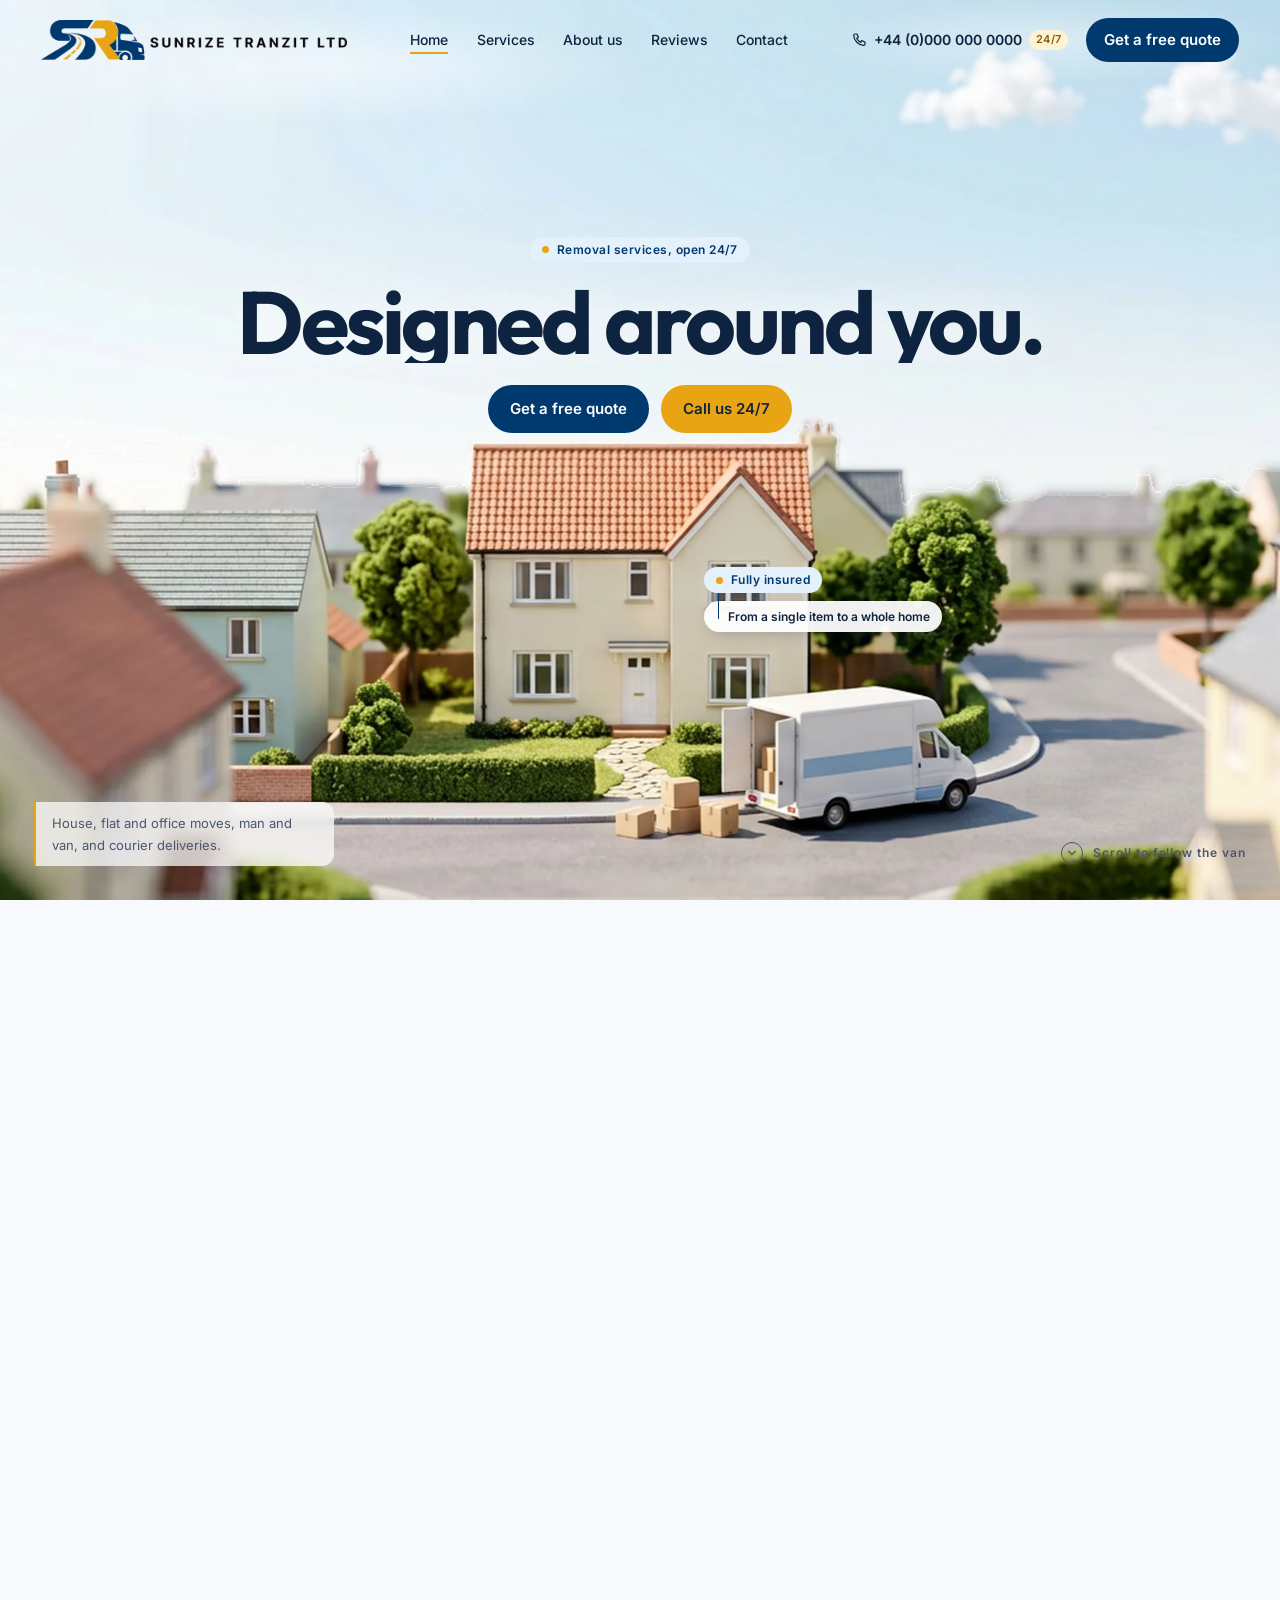
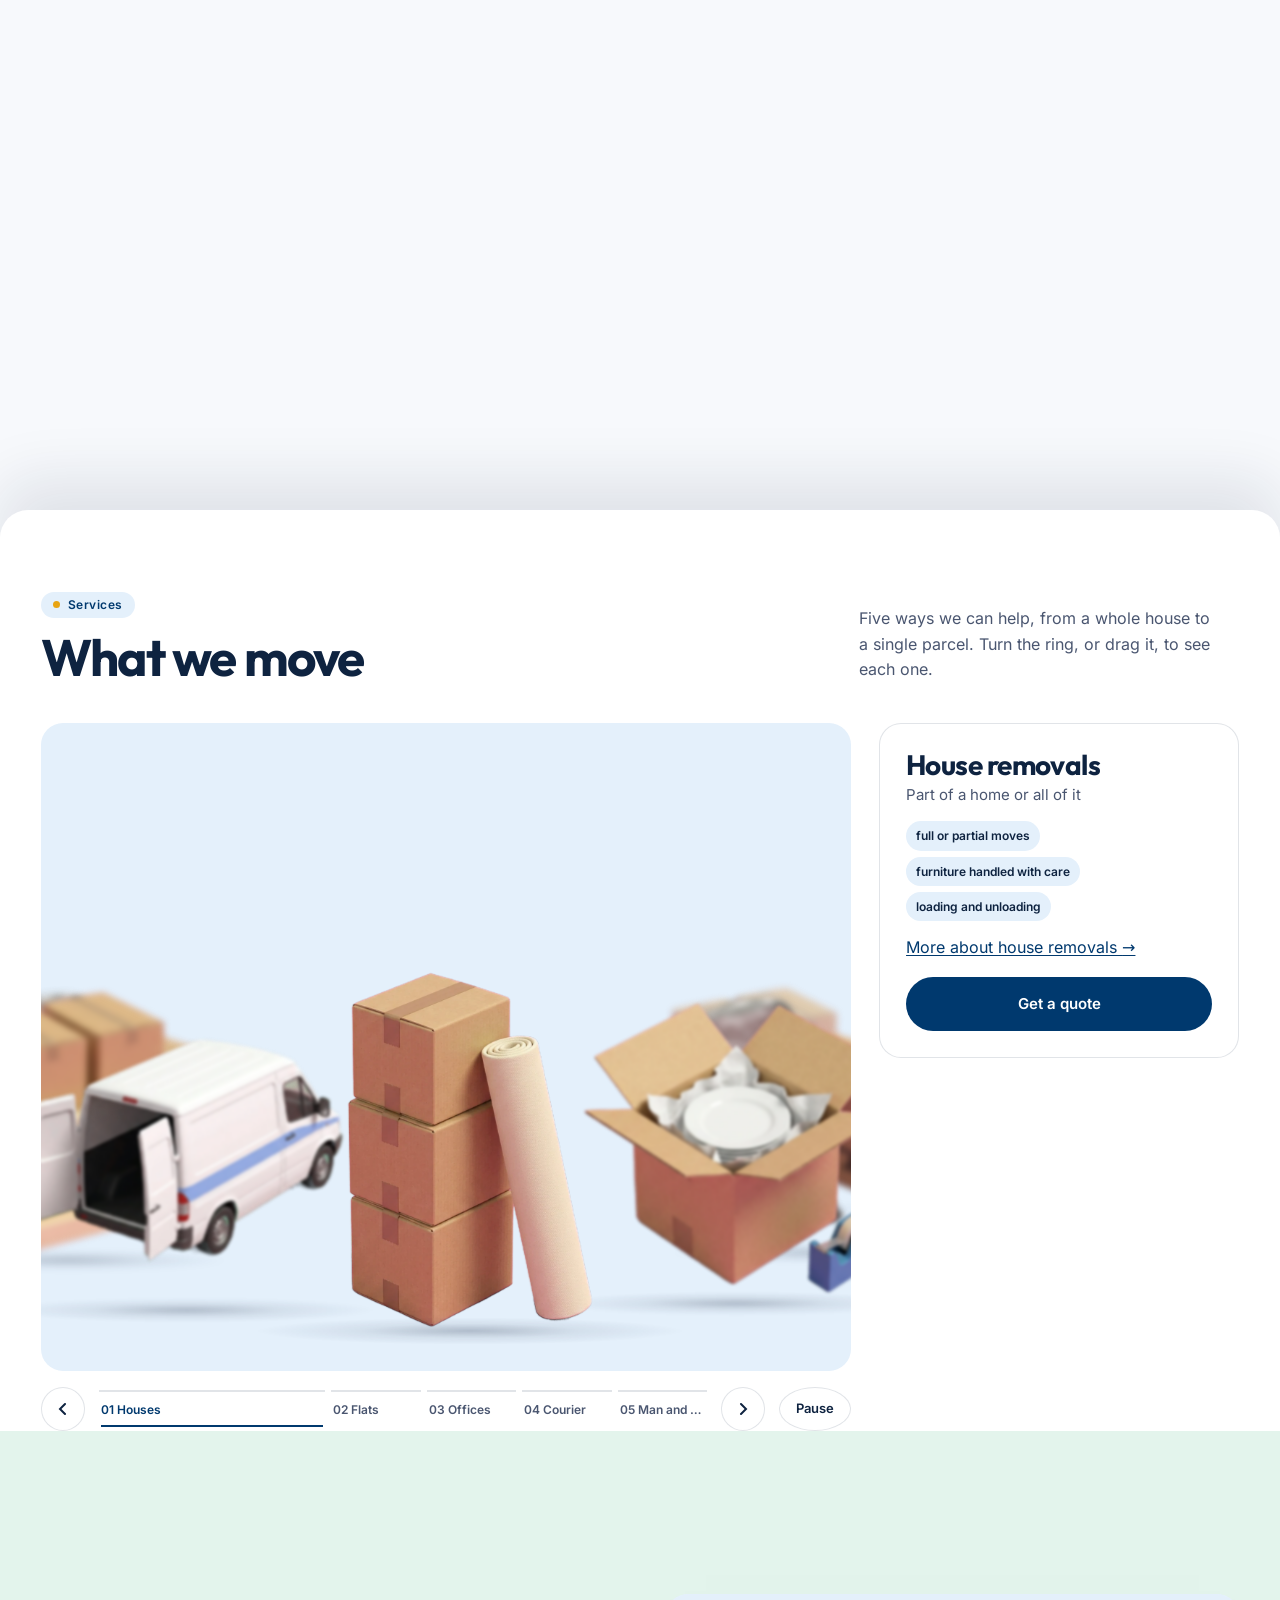
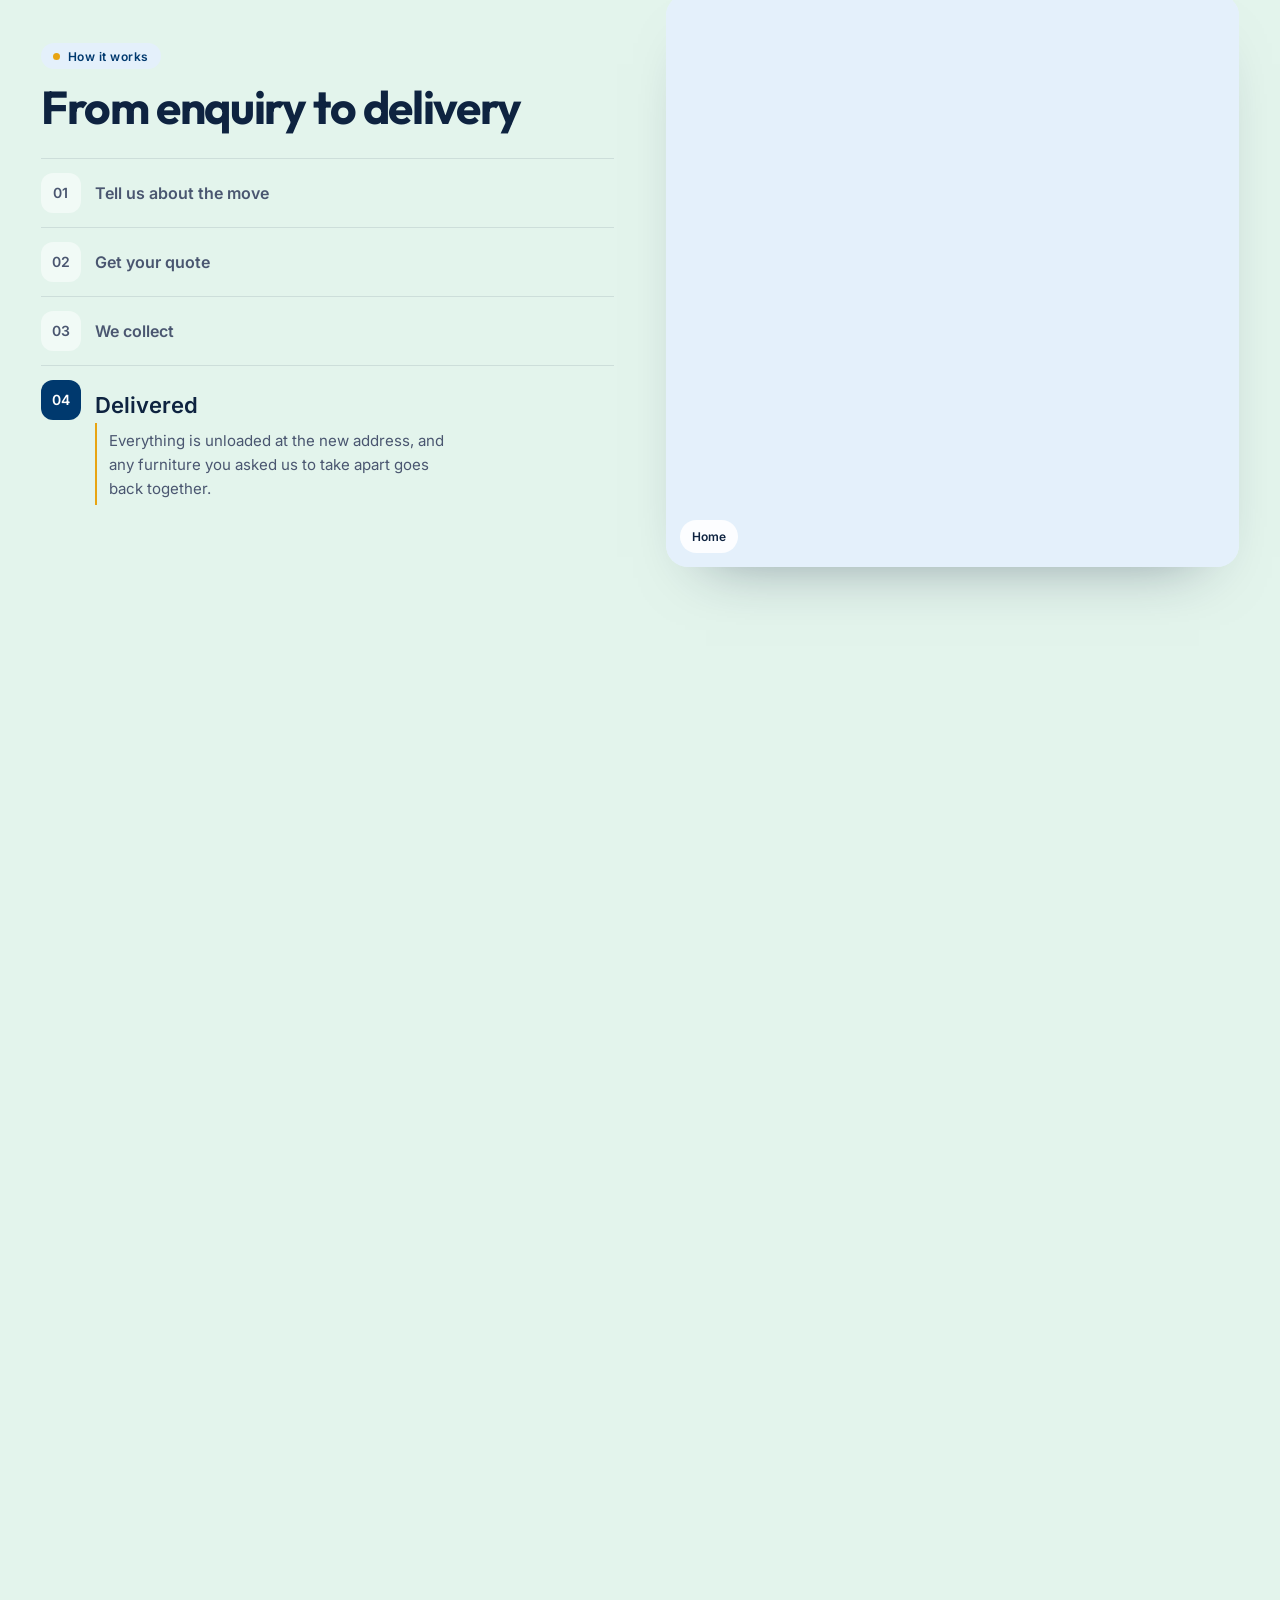
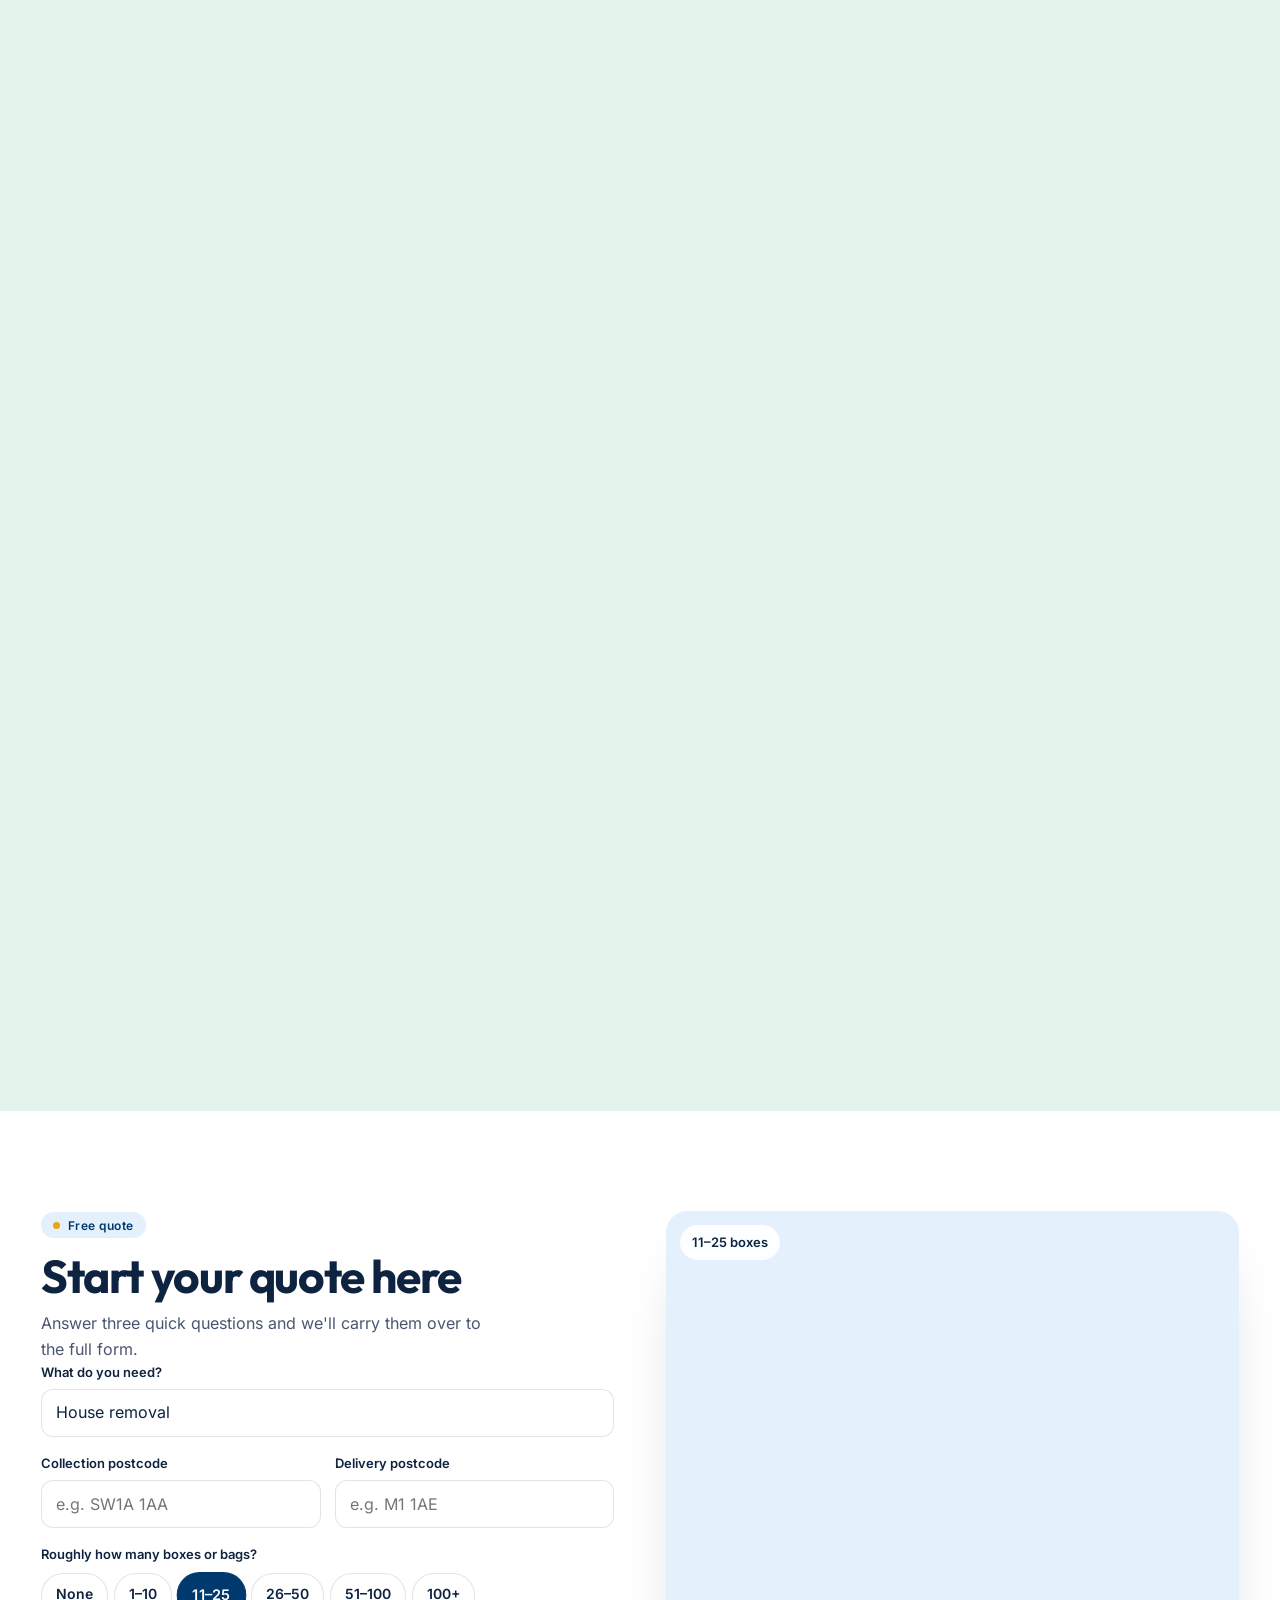
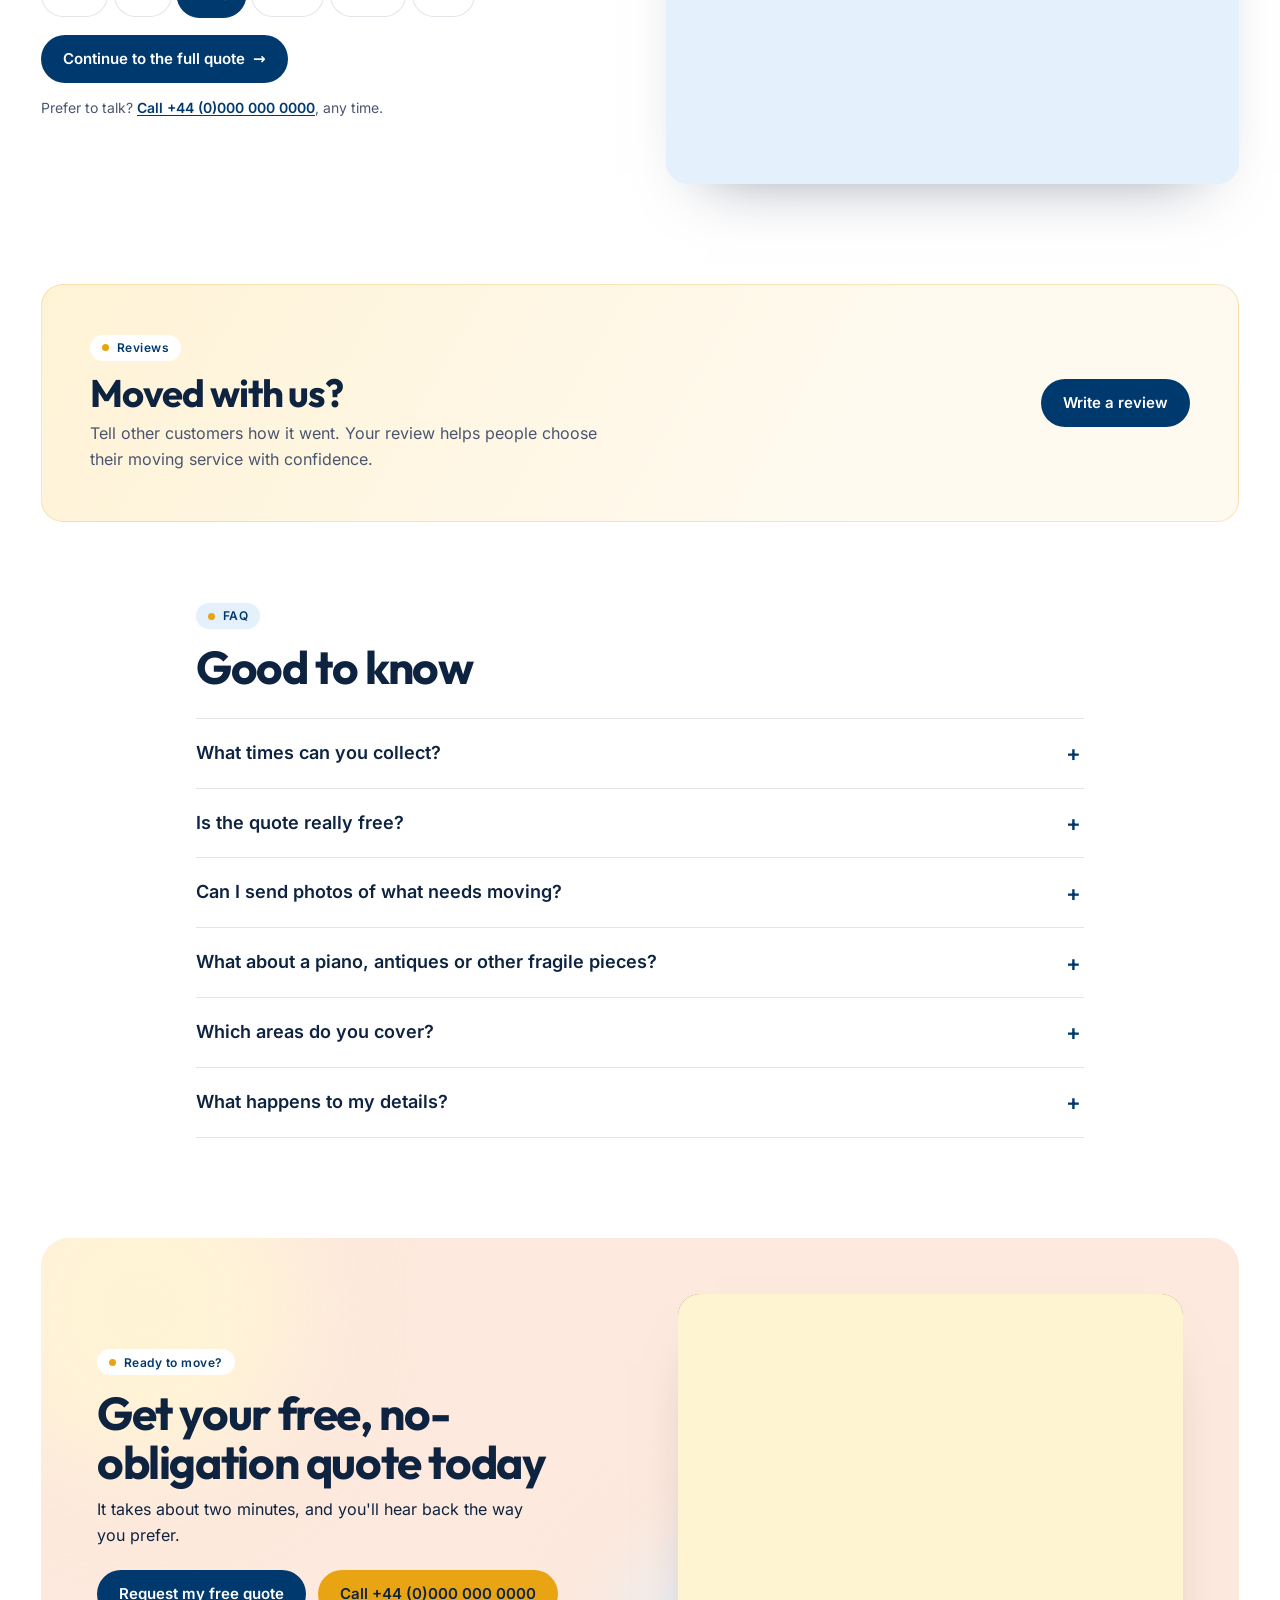
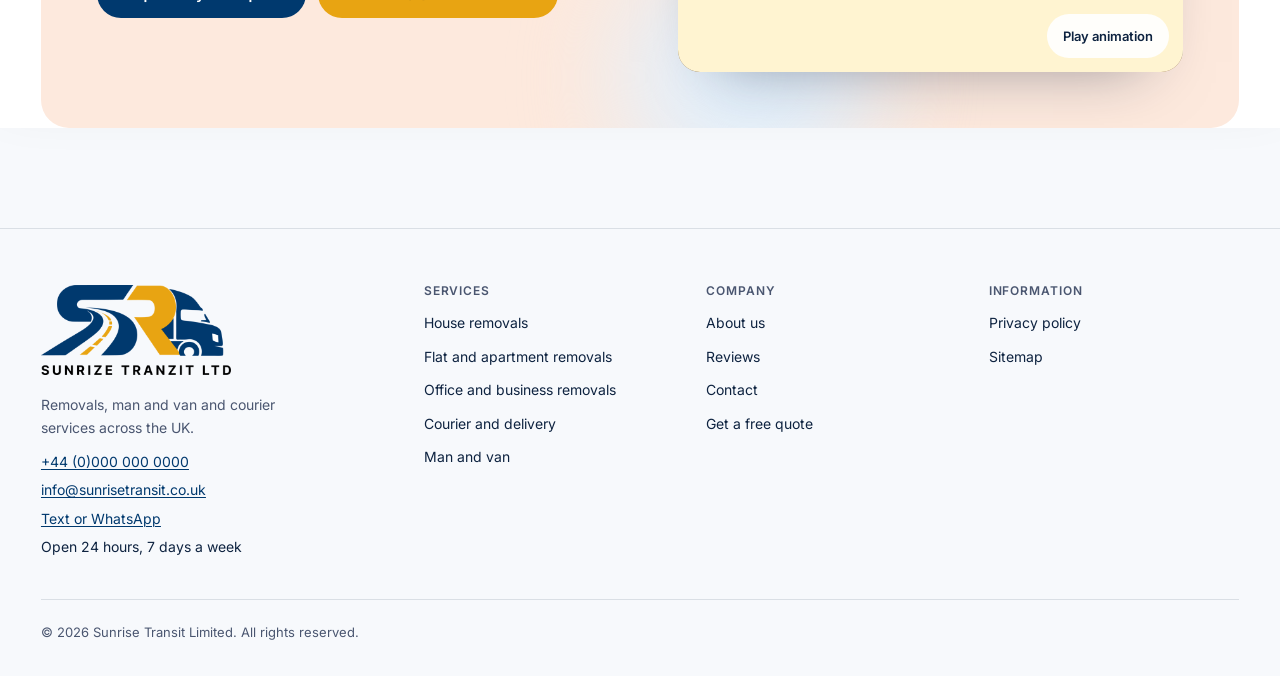
<file: index.html>
<!DOCTYPE html>
<html lang="en-GB">
<head>
  <meta charset="utf-8">
  <meta name="viewport" content="width=device-width, initial-scale=1, viewport-fit=cover">
  <title>Sunrise Transit Limited | Removals, Man and Van and Courier, 24/7</title>
  <meta name="description" content="House, flat and office removals, man and van and courier deliveries in the UK. Fully insured, open 24 hours a day, 7 days a week. Free, no-obligation quotes.">
  <link rel="canonical" href="https://www.sunrisetransit.co.uk/">
  <meta name="color-scheme" content="only light">
  <meta name="theme-color" content="#f7f9fc">
  <meta property="og:type" content="website">
  <meta property="og:site_name" content="Sunrise Transit Limited">
  <meta property="og:title" content="Sunrise Transit Limited | Removals, Man and Van and Courier, 24/7">
  <meta property="og:description" content="House, flat and office removals, man and van and courier deliveries in the UK. Fully insured, open 24 hours a day, 7 days a week. Free, no-obligation quotes.">
  <meta property="og:url" content="https://www.sunrisetransit.co.uk/">
  <meta property="og:image" content="https://www.sunrisetransit.co.uk/assets/img/og-image.jpg">
  <link rel="icon" href="assets/img/brand/favicon.png" type="image/png">
  <link rel="apple-touch-icon" href="assets/img/brand/apple-touch-icon.png">
  <link rel="preload" href="assets/fonts/outfit.woff2" as="font" type="font/woff2" crossorigin>
  <link rel="preload" href="assets/fonts/inter.woff2" as="font" type="font/woff2" crossorigin>
  <link rel="preload" href="assets/img/hero-plate.webp" as="image" media="(orientation: landscape), (min-aspect-ratio: 5/6)">
  <link rel="preload" href="assets/img/hero-plate-mobile.webp" as="image" media="(orientation: portrait) and (max-aspect-ratio: 5/6)">
  <link rel="stylesheet" href="css/tokens.css">
  <link rel="stylesheet" href="css/base.css">
  <link rel="stylesheet" href="css/layout.css">
  <link rel="stylesheet" href="css/pages.css">
  <link rel="stylesheet" href="css/motion.css">
  <!-- Plain scripts that share one namespace (window.Sunrise), so the site also works
       when a page is opened straight from the folder. -->
  <script defer src="js/config.js"></script>
  <script defer src="js/manifests.js"></script>
  <script defer src="js/smooth-scroll.js"></script>
  <script defer src="js/frames.js"></script>
  <script defer src="js/story.js"></script>
  <script defer src="js/service-ring.js"></script>
  <script defer src="js/steps.js"></script>
  <script defer src="js/quote.js"></script>
  <script defer src="js/ui.js"></script>
  <script defer src="js/protect.js"></script>
  <script defer src="js/main.js"></script>
  <script type="application/ld+json">{"@context":"https://schema.org","@type":"MovingCompany","name":"Sunrise Transit Limited","url":"https://www.sunrisetransit.co.uk/","email":"info@sunrisetransit.co.uk","telephone":"+44 (0)000 000 0000","image":"https://www.sunrisetransit.co.uk/assets/img/brand/logo-stacked.png","logo":"https://www.sunrisetransit.co.uk/assets/img/brand/logo-stacked.png","areaServed":"GB","address":{"@type":"PostalAddress","addressCountry":"GB"},"openingHoursSpecification":{"@type":"OpeningHoursSpecification","dayOfWeek":["Monday","Tuesday","Wednesday","Thursday","Friday","Saturday","Sunday"],"opens":"00:00","closes":"23:59"}}</script>
</head>
<body class="home">
  <a class="skip-link" href="#main">Skip to content</a>

  <header class="nav" id="nav">
    <a class="brand" href="index.html" aria-label="Sunrise Transit Limited, home">
      <img src="assets/img/brand/logo.webp" width="1532" height="200" alt="Sunrise Transit Limited">
    </a>

    <nav aria-label="Main">
      <ul class="nav-menu" id="nav-menu">
        <li><a href="index.html" aria-current="page">Home</a></li>
        <li><a href="services.html">Services</a></li>
        <li><a href="about.html">About us</a></li>
        <li><a href="reviews.html">Reviews</a></li>
        <li><a href="contact.html">Contact</a></li>
        <li class="menu-extra"><a class="btn btn-primary" href="quote.html">Get a free quote</a></li>
      </ul>
    </nav>

    <div class="nav-right">
      <a class="nav-phone" href="tel:+440000000000">
        <svg viewBox="0 0 24 24" aria-hidden="true" fill="none" stroke="currentColor" stroke-width="1.8" stroke-linecap="round" stroke-linejoin="round"><path d="M6 3h3l2 5-2.5 1.5a12 12 0 0 0 6 6L16 13l5 2v3a2 2 0 0 1-2 2A16 16 0 0 1 4 5a2 2 0 0 1 2-2Z"></path></svg>
        <span>+44 (0)000 000 0000</span><span class="pill-247">24/7</span>
      </a>
      <a class="btn btn-primary" href="quote.html">Get a free quote</a>
      <button class="nav-burger" id="nav-burger" aria-expanded="false" aria-controls="nav-menu">Menu</button>
    </div>
  </header>

  <main id="main">
    <!-- ========== STORY: HERO, THE DRIVE, APPROACH, ARRIVAL, ALWAYS OPEN ========== -->
    <section class="story" id="story" aria-label="Removal services designed around you, a short scroll story">
      <div class="nav-progress" id="story-progress" aria-hidden="true"></div>
      <div class="stage" id="stage">
        <div class="cam" id="cam">
          <canvas id="hero-canvas" aria-hidden="true"></canvas>
          <picture>
            <source media="(orientation: portrait) and (max-aspect-ratio: 5/6)" srcset="assets/img/hero-plate-mobile.webp">
            <img class="plate" src="assets/img/hero-plate.webp" width="2560" height="1440"
                 fetchpriority="high" alt="A sunny street with a white removal van parked outside a cream house, boxes on the path">
          </picture>
        </div>
        <div class="clouds" aria-hidden="true"></div>

        <!-- L0: hero headline -->
        <div class="layer" data-layer="l0">
          <div class="hero-copy" id="hero-copy">
            <span class="chip">Removal services, open 24/7</span>
            <h1 class="hero-line"><span>Designed around you.</span></h1>
            <div class="hero-actions">
              <a class="btn btn-primary" href="quote.html">Get a free quote</a>
              <a class="btn btn-sun" href="tel:+440000000000">Call us 24/7</a>
            </div>
          </div>
        </div>

        <!-- front cut-out: the town sits in front of the letters -->
        <div class="cam cam-front" aria-hidden="true">
          <img src="assets/img/hero-front.webp" width="2560" height="1440" alt="" fetchpriority="high">
        </div>

        <!-- L1: badge, caption, hint -->
        <div class="layer" data-layer="l1">
          <div class="hero-badge">
            <span class="chip">Fully insured</span>
            <span class="badge-tick" aria-hidden="true"></span>
            <span class="badge-line">From a single item to a whole home</span>
          </div>
          <p class="caption">House, flat and office moves, man and van, and courier deliveries.</p>
          <div class="scroll-hint">
            <span class="hint-ring" aria-hidden="true">
              <svg viewBox="0 0 12 12" fill="none" stroke="#4a5670" stroke-width="1.6" stroke-linecap="round">
                <path d="M2 4l4 4 4-4"></path>
              </svg>
            </span>
            Scroll to follow the van
          </div>
        </div>

        <!-- floating objects -->
        <div class="float f1" data-x="-.3" data-y="-.6" data-depth="1.3" aria-hidden="true">
          <span class="bob"><img src="assets/img/float-box.webp" width="640" height="635" alt=""></span>
        </div>
        <div class="float f2" data-x="1" data-y=".55" data-depth="1.8" aria-hidden="true">
          <span class="bob"><img src="assets/img/float-plant.webp" width="640" height="634" alt=""></span>
        </div>
        <div class="float f3" data-x=".6" data-y="-.8" data-depth="1.1" aria-hidden="true">
          <span class="bob"><img src="assets/img/float-lamp.webp" width="640" height="635" alt=""></span>
        </div>

        <!-- L2: our approach -->
        <div class="layer" data-layer="l2">
          <div class="promise">
            <div class="promise-in">
              <span class="chip">Our approach</span>
              <h2>Every move is different.</h2>
              <p>Tell us what matters to you and we'll shape the job around it.</p>
            </div>
          </div>
        </div>

        <!-- L3: arrival + hotspots -->
        <div class="layer" data-layer="l3">
          <div class="moving-day">
            <div class="md-glass">
              <p>Loaded with care, driven safely and unloaded exactly where you want it.</p>
            </div>
          </div>
          <button class="hot" data-desktop="50,72" data-mobile="14.8,74.5" aria-expanded="false"><span class="hot-ping" aria-hidden="true"></span><span class="hot-dot" aria-hidden="true"></span><span class="hot-label">Packing</span><em class="hot-value">Packing help and materials on request</em></button>
          <button class="hot" data-desktop="17,49" data-mobile="51.8,76.8" aria-expanded="false"><span class="hot-ping" aria-hidden="true"></span><span class="hot-dot" aria-hidden="true"></span><span class="hot-label">Loading</span><em class="hot-value">Loading and unloading assistance</em></button>
          <button class="hot" data-desktop="37,46" data-mobile="44.7,58.9" aria-expanded="false"><span class="hot-ping" aria-hidden="true"></span><span class="hot-dot" aria-hidden="true"></span><span class="hot-label">Insured</span><em class="hot-value">Covered from collection to delivery</em></button>
          <button class="hot" data-desktop="69,62" data-mobile="81.7,63.4" aria-expanded="false"><span class="hot-ping" aria-hidden="true"></span><span class="hot-dot" aria-hidden="true"></span><span class="hot-label">Furniture</span><em class="hot-value">Dismantling and reassembly on request</em></button>
        </div>

        <!-- L4: always open -->
        <div class="layer" data-layer="l4">
          <div class="record">
            <span class="chip">Always open</span>
            <h2>Ready when you are, at any hour.</h2>
          </div>
          <div class="record-card">
            <h4>Call us any time</h4>
            <p class="note">24 hours a day, 7 days a week</p>
            <p class="record-num">24/7</p>
            <a class="btn btn-primary record-call" href="tel:+440000000000">+44 (0)000 000 0000</a>
          </div>
          <div class="included" aria-label="With every quote">
            <div class="included-row"><span class="idx">01</span><span class="lbl">Free, no-obligation quote</span><span class="arrow">→</span></div>
            <div class="included-row"><span class="idx">02</span><span class="lbl">Early-morning to overnight collections</span><span class="arrow">→</span></div>
            <div class="included-row"><span class="idx">03</span><span class="lbl">Same-day courier deliveries</span><span class="arrow">→</span></div>
            <div class="included-row"><span class="idx">04</span><span class="lbl">Photos welcome by WhatsApp</span><span class="arrow">→</span></div>
          </div>
        </div>
      </div>
    </section>

    <!-- ========== AFTER: WHITE PANEL ========== -->
    <div class="panel" id="after">

      <!-- ========== SERVICES RING ========== -->
      <section id="services" aria-labelledby="services-h">
        <div class="section-head">
          <div>
            <span class="chip">Services</span>
            <h2 id="services-h">What we move</h2>
          </div>
          <p>Five ways we can help, from a whole house to a single parcel. Turn the ring, or drag it, to see each one.</p>
        </div>

        <div class="ring-grid">
          <div class="ring-stage-wrap">
            <div class="ring-stage" id="ring-stage" role="region" aria-roledescription="carousel"
                 aria-label="Services ring" tabindex="0"></div>
            <div class="ring-sweep" aria-hidden="true"></div>
            <div class="ring-controls">
              <button class="ctrl-btn" id="ring-prev" aria-label="Previous service">
                <svg viewBox="0 0 16 16" fill="none" stroke="#0e2340" stroke-width="2" stroke-linecap="round"><path d="M10 3 5 8l5 5"></path></svg>
              </button>
              <div class="ring-ticks">
                <button class="tick is-on"><span>01 Houses</span><span class="tick-bar"></span></button>
                <button class="tick"><span>02 Flats</span><span class="tick-bar"></span></button>
                <button class="tick"><span>03 Offices</span><span class="tick-bar"></span></button>
                <button class="tick"><span>04 Courier</span><span class="tick-bar"></span></button>
                <button class="tick"><span>05 Man and van</span><span class="tick-bar"></span></button>
              </div>
              <button class="ctrl-btn" id="ring-next" aria-label="Next service">
                <svg viewBox="0 0 16 16" fill="none" stroke="#0e2340" stroke-width="2" stroke-linecap="round"><path d="M6 3l5 5-5 5"></path></svg>
              </button>
              <button class="ctrl-btn ctrl-pause" id="ring-pause" aria-pressed="false">Pause</button>
            </div>
          </div>
          <aside class="ring-panel" id="ring-panel" aria-live="polite"></aside>
        </div>
      </section>

      <!-- ========== STEPS ========== -->
      <section class="steps" id="steps" aria-labelledby="steps-h">
        <div class="steps-stage">
          <div class="steps-copy">
            <span class="chip">How it works</span>
            <h2 id="steps-h">From enquiry to delivery</h2>
            <div class="step-list">
              <div class="step is-on">
                <span class="step-num">01</span>
                <div>
                  <p class="step-title">Tell us about the move</p>
                  <div class="step-answer"><p>Our quote form takes about two minutes: the addresses, the date and the main items. Photos help us judge the van and the help you need.</p></div>
                </div>
              </div>
              <div class="step">
                <span class="step-num">02</span>
                <div>
                  <p class="step-title">Get your quote</p>
                  <div class="step-answer"><p>We reply by phone, email, text or WhatsApp, whichever you prefer, with a price for the job you described.</p></div>
                </div>
              </div>
              <div class="step">
                <span class="step-num">03</span>
                <div>
                  <p class="step-title">We collect</p>
                  <div class="step-answer"><p>We arrive at the agreed time, ready for the stairs, lifts and parking you told us about, and load everything with care.</p></div>
                </div>
              </div>
              <div class="step">
                <span class="step-num">04</span>
                <div>
                  <p class="step-title">Delivered</p>
                  <div class="step-answer"><p>Everything is unloaded at the new address, and any furniture you asked us to take apart goes back together.</p></div>
                </div>
              </div>
            </div>
          </div>
          <div class="steps-figure">
            <div class="steps-frame">
              <canvas id="pack-canvas" aria-label="A cardboard box being packed, taped and sealed as you scroll"></canvas>
              <span class="stage-chip" id="step-chip" data-i="0">Enquire</span>
            </div>
          </div>
        </div>
      </section>

      <!-- ========== QUOTE STARTER ========== -->
      <section class="quote" id="quote" aria-labelledby="quote-h">
        <div class="quote-grid">
          <div>
            <span class="chip">Free quote</span>
            <h2 id="quote-h">Start your quote here</h2>
            <p class="quote-sub">Answer three quick questions and we'll carry them over to the full form.</p>

            <form id="quote-form" action="quote.html" method="get">
              <div class="form-col">
                <label for="f-service">What do you need?</label>
                <select class="field" id="f-service" name="service">
                  <option value="house" selected>House removal</option>
                  <option value="flat">Flat or apartment removal</option>
                  <option value="office">Office removal</option>
                  <option value="manvan">Man and van</option>
                  <option value="furniture">Furniture removal</option>
                  <option value="courier">Courier or delivery</option>
                  <option value="other">Something else</option>
                </select>
              </div>

              <div class="form-row is-spaced">
                <div class="form-col">
                  <label for="f-from">Collection postcode</label>
                  <input class="field" id="f-from" name="from" placeholder="e.g. SW1A 1AA" autocomplete="postal-code">
                </div>
                <div class="form-col">
                  <label for="f-to">Delivery postcode</label>
                  <input class="field" id="f-to" name="to" placeholder="e.g. M1 1AE" autocomplete="off">
                </div>
              </div>

              <div class="form-col is-spaced">
                <span class="label" id="boxes-label">Roughly how many boxes or bags?</span>
                <span class="seg seg-6" role="radiogroup" aria-labelledby="boxes-label">
                  <label><input type="radio" name="boxes" value="none"><span>None</span></label>
                  <label><input type="radio" name="boxes" value="1-10"><span>1–10</span></label>
                  <label><input type="radio" name="boxes" value="11-25" checked><span>11–25</span></label>
                  <label><input type="radio" name="boxes" value="26-50"><span>26–50</span></label>
                  <label><input type="radio" name="boxes" value="51-100"><span>51–100</span></label>
                  <label><input type="radio" name="boxes" value="100+"><span>100+</span></label>
                </span>
              </div>

              <div class="quote-actions is-spaced">
                <button class="btn btn-primary" type="submit">Continue to the full quote <span aria-hidden="true">→</span></button>
                <p class="quote-alt">Prefer to talk? <a href="tel:+440000000000">Call +44 (0)000 000 0000</a>, any time.</p>
              </div>
            </form>
          </div>

          <div class="quote-figure">
            <div class="quote-frame">
              <canvas id="stack-canvas" aria-label="A stack of boxes that grows with the number you choose"></canvas>
              <span class="quote-chip" id="boxes-chip">11–25 boxes</span>
            </div>
          </div>
        </div>
      </section>

      <!-- ========== REVIEWS INVITE ========== -->
      <section class="invite reveal" aria-labelledby="invite-h">
        <div>
          <span class="chip">Reviews</span>
          <h2 id="invite-h">Moved with us?</h2>
          <p>Tell other customers how it went. Your review helps people choose their moving service with confidence.</p>
        </div>
        <a class="btn btn-primary" href="reviews.html#write">Write a review</a>
      </section>

      <!-- ========== FAQ ========== -->
      <section class="faq" id="faq" aria-labelledby="faq-h">
        <span class="chip">FAQ</span>
        <h2 id="faq-h">Good to know</h2>
        <div class="faq-list">
          <div class="faq-item">
            <button class="faq-q" aria-expanded="false" aria-controls="a1">What times can you collect?<span class="faq-plus" aria-hidden="true">+</span></button>
            <div class="faq-a" id="a1"><div><p>Any time that suits you: early morning from 6am, during the day, in the evening, or overnight from 9pm. You choose the slot when you request your quote, and you can tell us if the date is flexible.</p></div></div>
          </div>
          <div class="faq-item">
            <button class="faq-q" aria-expanded="false" aria-controls="a2">Is the quote really free?<span class="faq-plus" aria-hidden="true">+</span></button>
            <div class="faq-a" id="a2"><div><p>Yes. Quotes are free and there's no obligation to book.</p></div></div>
          </div>
          <div class="faq-item">
            <button class="faq-q" aria-expanded="false" aria-controls="a3">Can I send photos of what needs moving?<span class="faq-plus" aria-hidden="true">+</span></button>
            <div class="faq-a" id="a3"><div><p>Please do. You can add up to 10 photos to the quote form, or send them by text or WhatsApp. They help us work out the vehicle size, the number of people and the time the job needs.</p></div></div>
          </div>
          <div class="faq-item">
            <button class="faq-q" aria-expanded="false" aria-controls="a4">What about a piano, antiques or other fragile pieces?<span class="faq-plus" aria-hidden="true">+</span></button>
            <div class="faq-a" id="a4"><div><p>Tell us about them when you ask for a quote. The form has a section for large and special items, such as pianos, large wardrobes, artwork, glass, antiques and unusually heavy pieces, so we can plan how to handle each one.</p></div></div>
          </div>
          <div class="faq-item">
            <button class="faq-q" aria-expanded="false" aria-controls="a5">Which areas do you cover?<span class="faq-plus" aria-hidden="true">+</span></button>
            <div class="faq-a" id="a5"><div><p>We're based in the United Kingdom. Give us both postcodes in your quote request and we'll confirm.</p></div></div>
          </div>
          <div class="faq-item">
            <button class="faq-q" aria-expanded="false" aria-controls="a6">What happens to my details?<span class="faq-plus" aria-hidden="true">+</span></button>
            <div class="faq-a" id="a6"><div><p>We only use them to answer your enquiry and arrange the service you ask for, and we never sell them. Our <a href="privacy.html">privacy policy</a> has the details.</p></div></div>
          </div>
        </div>
      </section>

      <!-- ========== CTA ========== -->
      <section class="cta" id="cta" aria-labelledby="cta-h">
        <span class="cta-blob b1" aria-hidden="true"></span>
        <span class="cta-blob b2" aria-hidden="true"></span>
        <div>
          <span class="chip">Ready to move?</span>
          <h2 id="cta-h">Get your free, no-obligation quote today</h2>
          <p>It takes about two minutes, and you'll hear back the way you prefer.</p>
          <div class="cta-actions">
            <a class="btn btn-primary" href="quote.html">Request my free quote</a>
            <a class="btn btn-sun" href="tel:+440000000000">Call +44 (0)000 000 0000</a>
          </div>
        </div>
        <div class="cta-figure">
          <div class="cta-frame">
            <canvas id="loop-canvas" aria-label="A gently looping scene of a sunny room with a box and a plant"></canvas>
            <button class="loop-btn" id="loop-btn" aria-pressed="false">Pause animation</button>
          </div>
        </div>
      </section>
    </div>

    <footer class="footer">
      <div class="footer-top">
        <div class="footer-brand">
          <a class="brand-foot" href="index.html" aria-label="Sunrise Transit Limited, home">
            <img src="assets/img/brand/logo-stacked.webp" width="599" height="282" alt="Sunrise Transit Limited" loading="lazy">
          </a>
          <p class="footer-tag">Removals, man and van and courier services across the UK.</p>
          <div class="footer-contact">
            <a href="tel:+440000000000">+44 (0)000 000 0000</a>
            <a href="mailto:info@sunrisetransit.co.uk">info@sunrisetransit.co.uk</a>
            <a href="https://wa.me/440000000000" rel="noopener">Text or WhatsApp</a>
            <span>Open 24 hours, 7 days a week</span>
          </div>
        </div>
        <div>
          <h3>Services</h3>
          <ul>
            <li><a href="services.html#house">House removals</a></li>
            <li><a href="services.html#flat">Flat and apartment removals</a></li>
            <li><a href="services.html#office">Office and business removals</a></li>
            <li><a href="services.html#courier">Courier and delivery</a></li>
            <li><a href="services.html#man-and-van">Man and van</a></li>
          </ul>
        </div>
        <div>
          <h3>Company</h3>
          <ul>
            <li><a href="about.html">About us</a></li>
            <li><a href="reviews.html">Reviews</a></li>
            <li><a href="contact.html">Contact</a></li>
            <li><a href="quote.html">Get a free quote</a></li>
          </ul>
        </div>
        <div>
          <h3>Information</h3>
          <ul>
            <li><a href="privacy.html">Privacy policy</a></li>
            <li><a href="sitemap.xml">Sitemap</a></li>
          </ul>
        </div>
      </div>
      <p class="footer-bottom">&copy; <span data-year>2026</span> Sunrise Transit Limited. All rights reserved.</p>
    </footer>
  </main>

  <div class="mobile-bar" id="mobile-bar">
    <a class="btn btn-sun" href="tel:+440000000000"><svg viewBox="0 0 24 24" aria-hidden="true" fill="none" stroke="currentColor" stroke-width="1.8" stroke-linecap="round" stroke-linejoin="round"><path d="M6 3h3l2 5-2.5 1.5a12 12 0 0 0 6 6L16 13l5 2v3a2 2 0 0 1-2 2A16 16 0 0 1 4 5a2 2 0 0 1 2-2Z"></path></svg> Call 24/7</a>
    <a class="btn btn-primary" href="quote.html">Free quote</a>
  </div>
</body>
</html>
</file>
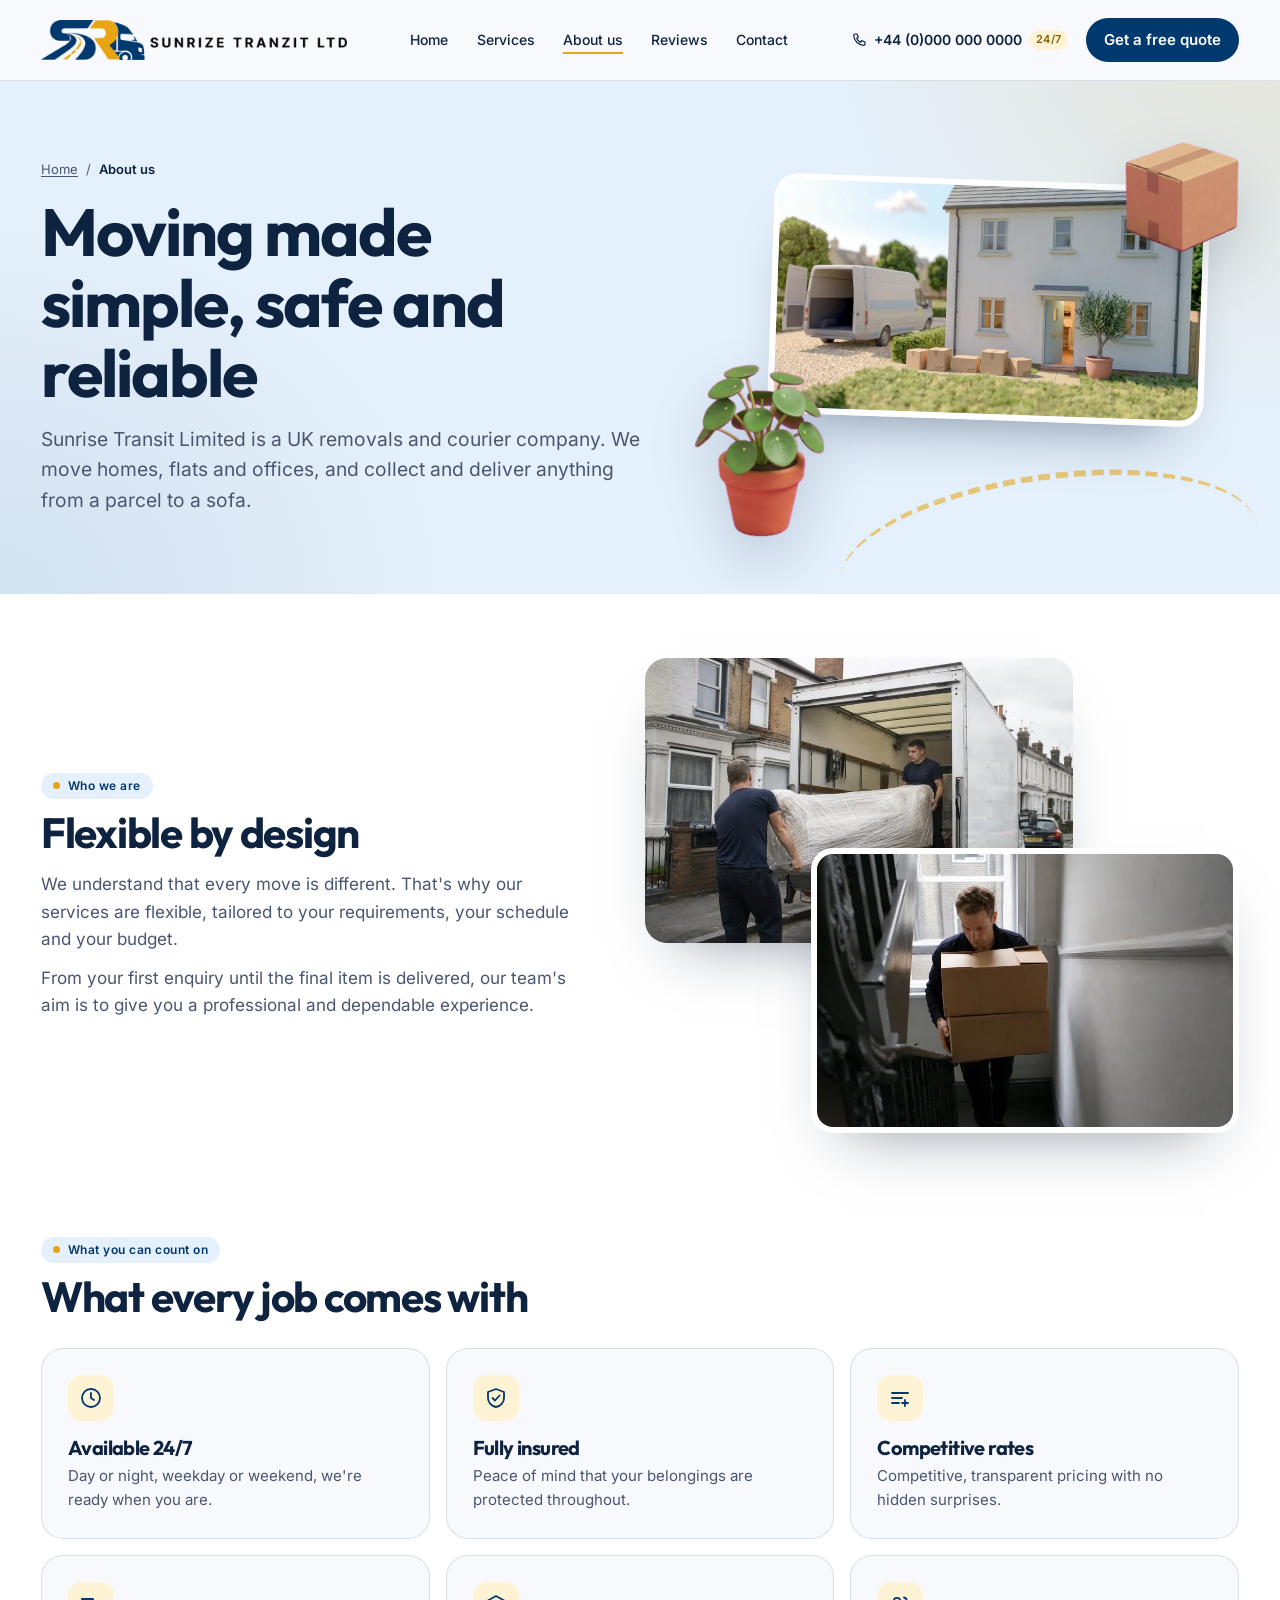
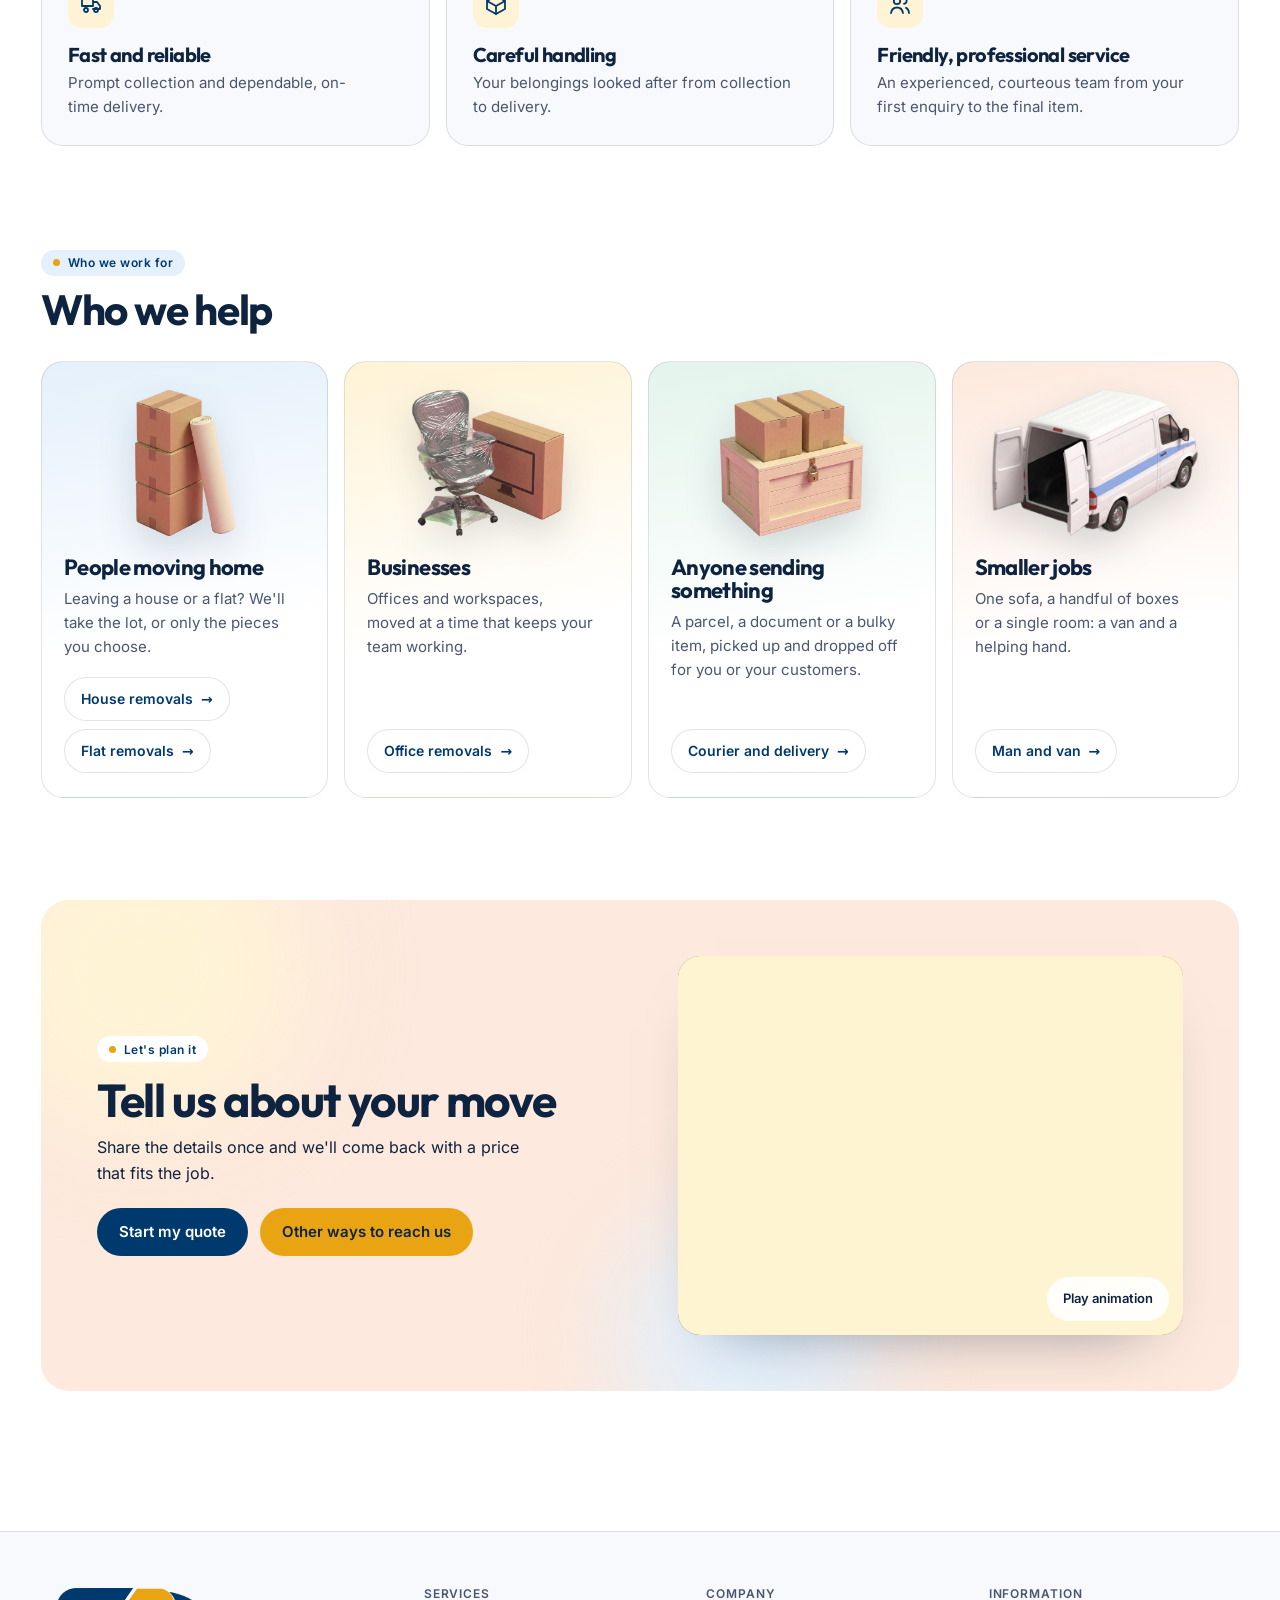
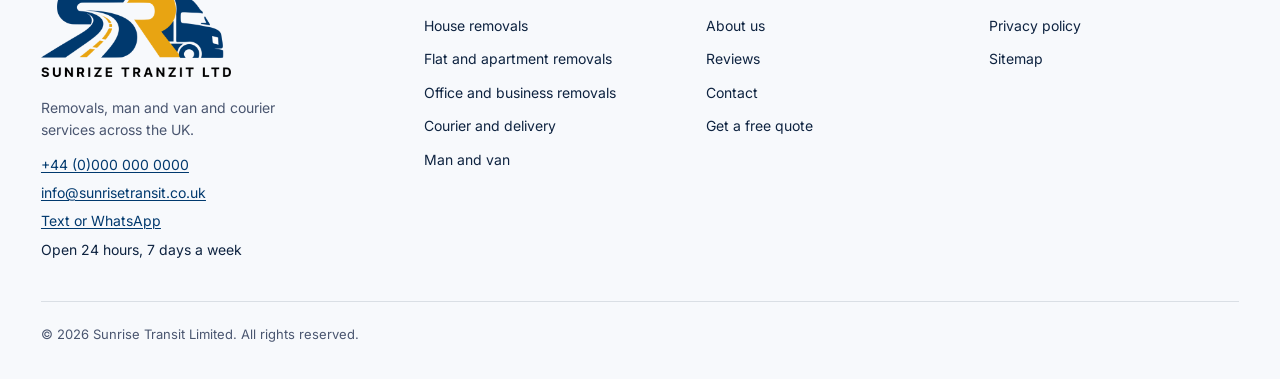
<file: about.html>
<!DOCTYPE html>
<html lang="en-GB">
<head>
  <meta charset="utf-8">
  <meta name="viewport" content="width=device-width, initial-scale=1, viewport-fit=cover">
  <title>About us | Sunrise Transit Limited</title>
  <meta name="description" content="A UK removals and courier company that plans every job around the customer: available 24/7, fully insured and competitively priced.">
  <link rel="canonical" href="https://www.sunrisetransit.co.uk/about.html">
  <meta name="color-scheme" content="only light">
  <meta name="theme-color" content="#f7f9fc">
  <meta property="og:type" content="website">
  <meta property="og:site_name" content="Sunrise Transit Limited">
  <meta property="og:title" content="About us | Sunrise Transit Limited">
  <meta property="og:description" content="A UK removals and courier company that plans every job around the customer: available 24/7, fully insured and competitively priced.">
  <meta property="og:url" content="https://www.sunrisetransit.co.uk/about.html">
  <meta property="og:image" content="https://www.sunrisetransit.co.uk/assets/img/og-image.jpg">
  <link rel="icon" href="assets/img/brand/favicon.png" type="image/png">
  <link rel="apple-touch-icon" href="assets/img/brand/apple-touch-icon.png">
  <link rel="preload" href="assets/fonts/outfit.woff2" as="font" type="font/woff2" crossorigin>
  <link rel="preload" href="assets/fonts/inter.woff2" as="font" type="font/woff2" crossorigin>

  <link rel="stylesheet" href="css/tokens.css">
  <link rel="stylesheet" href="css/base.css">
  <link rel="stylesheet" href="css/layout.css">
  <link rel="stylesheet" href="css/pages.css">
  <link rel="stylesheet" href="css/motion.css">
  <!-- Plain scripts that share one namespace (window.Sunrise), so the site also works
       when a page is opened straight from the folder. -->
  <script defer src="js/config.js"></script>
  <script defer src="js/manifests.js"></script>
  <script defer src="js/smooth-scroll.js"></script>
  <script defer src="js/frames.js"></script>
  <script defer src="js/ui.js"></script>
  <script defer src="js/protect.js"></script>
  <script defer src="js/main.js"></script>
</head>
<body class="page">
  <a class="skip-link" href="#main">Skip to content</a>

  <header class="nav" id="nav">
    <a class="brand" href="index.html" aria-label="Sunrise Transit Limited, home">
      <img src="assets/img/brand/logo.webp" width="1532" height="200" alt="Sunrise Transit Limited">
    </a>

    <nav aria-label="Main">
      <ul class="nav-menu" id="nav-menu">
        <li><a href="index.html">Home</a></li>
        <li><a href="services.html">Services</a></li>
        <li><a href="about.html" aria-current="page">About us</a></li>
        <li><a href="reviews.html">Reviews</a></li>
        <li><a href="contact.html">Contact</a></li>
        <li class="menu-extra"><a class="btn btn-primary" href="quote.html">Get a free quote</a></li>
      </ul>
    </nav>

    <div class="nav-right">
      <a class="nav-phone" href="tel:+440000000000">
        <svg viewBox="0 0 24 24" aria-hidden="true" fill="none" stroke="currentColor" stroke-width="1.8" stroke-linecap="round" stroke-linejoin="round"><path d="M6 3h3l2 5-2.5 1.5a12 12 0 0 0 6 6L16 13l5 2v3a2 2 0 0 1-2 2A16 16 0 0 1 4 5a2 2 0 0 1 2-2Z"></path></svg>
        <span>+44 (0)000 000 0000</span><span class="pill-247">24/7</span>
      </a>
      <a class="btn btn-primary" href="quote.html">Get a free quote</a>
      <button class="nav-burger" id="nav-burger" aria-expanded="false" aria-controls="nav-menu">Menu</button>
    </div>
  </header>

  <main id="main">
    <!-- ========== PAGE HERO ========== -->
    <section class="page-hero has-art" aria-labelledby="page-h">
      <div class="ph-copy">
        <nav class="crumbs" aria-label="Breadcrumb"><a href="index.html">Home</a><span aria-hidden="true">/</span><span aria-current="page">About us</span></nav>
        <h1 id="page-h">Moving made simple, safe and reliable</h1>
        <p class="lead">Sunrise Transit Limited is a UK removals and courier company. We move homes, flats and offices, and collect and deliver anything from a parcel to a sofa.</p>
      </div>
      <div class="ph-art ph-art-about" aria-hidden="true">
        <img class="pa-photo" src="assets/img/about-hero.webp" width="1000" height="550" alt="" fetchpriority="high">
        <img class="pa-cut pa-plant" src="assets/img/float-plant.webp" width="640" height="849" alt="">
        <img class="pa-cut pa-box" src="assets/img/float-box.webp" width="640" height="617" alt="">
      </div>
    </section>

    <div class="page-body">
      <!-- ========== WHO WE ARE ========== -->
      <section class="about-intro reveal" aria-labelledby="who-h">
        <div class="about-copy">
          <span class="chip">Who we are</span>
          <h2 id="who-h">Flexible by design</h2>
          <p>We understand that every move is different. That's why our services are flexible, tailored to your requirements, your schedule and your budget.</p>
          <p>From your first enquiry until the final item is delivered, our team's aim is to give you a professional and dependable experience.</p>
        </div>
        <div class="about-media">
          <img class="am-1" src="assets/img/photos/house-800.webp" width="800" height="531" loading="lazy"
               alt="Movers loading a wrapped mattress into a removal lorry">
          <img class="am-2" src="assets/img/photos/flat-800.webp" width="800" height="533" loading="lazy"
               alt="A mover carrying two boxes down the stairs of a block of flats">
        </div>
      </section>

      <!-- ========== VALUES ========== -->
      <section class="values" aria-labelledby="values-h">
        <div class="sec-head">
          <span class="chip">What you can count on</span>
          <h2 id="values-h">What every job comes with</h2>
        </div>
        <div class="values-grid">
          <article class="value reveal">
            <span class="value-icon" aria-hidden="true">
              <svg viewBox="0 0 24 24"><circle cx="12" cy="12" r="9"></circle><path d="M12 7v5l3 2"></path></svg>
            </span>
            <h3>Available 24/7</h3>
            <p>Day or night, weekday or weekend, we're ready when you are.</p>
          </article>
          <article class="value reveal">
            <span class="value-icon" aria-hidden="true">
              <svg viewBox="0 0 24 24"><path d="M12 3l8 3v6c0 4.5-3.4 8.3-8 9-4.6-.7-8-4.5-8-9V6l8-3Z"></path><path d="M8.5 12l2.5 2.5 4.5-5"></path></svg>
            </span>
            <h3>Fully insured</h3>
            <p>Peace of mind that your belongings are protected throughout.</p>
          </article>
          <article class="value reveal">
            <span class="value-icon" aria-hidden="true">
              <svg viewBox="0 0 24 24"><path d="M4 7h16M4 12h10M4 17h7"></path><path d="M17 14v6M14 17h6"></path></svg>
            </span>
            <h3>Competitive rates</h3>
            <p>Competitive, transparent pricing with no hidden surprises.</p>
          </article>
          <article class="value reveal">
            <span class="value-icon" aria-hidden="true">
              <svg viewBox="0 0 24 24"><path d="M3 13h11V6H3zM14 9h4l3 4v3h-7"></path><circle cx="7" cy="17" r="2"></circle><circle cx="17" cy="17" r="2"></circle></svg>
            </span>
            <h3>Fast and reliable</h3>
            <p>Prompt collection and dependable, on-time delivery.</p>
          </article>
          <article class="value reveal">
            <span class="value-icon" aria-hidden="true">
              <svg viewBox="0 0 24 24"><path d="M3 8l9-5 9 5v8l-9 5-9-5Z"></path><path d="M3 8l9 5 9-5M12 13v8"></path></svg>
            </span>
            <h3>Careful handling</h3>
            <p>Your belongings looked after from collection to delivery.</p>
          </article>
          <article class="value reveal">
            <span class="value-icon" aria-hidden="true">
              <svg viewBox="0 0 24 24"><circle cx="9" cy="8" r="3.2"></circle><path d="M3 20c.6-3.4 3-5.5 6-5.5s5.4 2.1 6 5.5"></path><path d="M16 4.5a3.2 3.2 0 0 1 0 6.3M18 14.8c1.7.7 2.8 2.5 3 5.2"></path></svg>
            </span>
            <h3>Friendly, professional service</h3>
            <p>An experienced, courteous team from your first enquiry to the final item.</p>
          </article>
        </div>
      </section>

      <!-- ========== WHO WE HELP ========== -->
      <section class="help" aria-labelledby="help-h">
        <div class="sec-head">
          <span class="chip">Who we work for</span>
          <h2 id="help-h">Who we help</h2>
        </div>
        <div class="help-grid">
          <article class="help-card reveal">
            <img src="assets/img/service-1.webp" width="696" height="1000" loading="lazy" alt="">
            <h3>People moving home</h3>
            <p>Leaving a house or a flat? We'll take the lot, or only the pieces you choose.</p>
            <div class="help-links">
              <a href="services.html#house">House removals</a>
              <a href="services.html#flat">Flat removals</a>
            </div>
          </article>
          <article class="help-card reveal">
            <img src="assets/img/service-3.webp" width="1000" height="961" loading="lazy" alt="">
            <h3>Businesses</h3>
            <p>Offices and workspaces, moved at a time that keeps your team working.</p>
            <div class="help-links">
              <a href="services.html#office">Office removals</a>
            </div>
          </article>
          <article class="help-card reveal">
            <img src="assets/img/service-4.webp" width="982" height="1000" loading="lazy" alt="">
            <h3>Anyone sending something</h3>
            <p>A parcel, a document or a bulky item, picked up and dropped off for you or your customers.</p>
            <div class="help-links">
              <a href="services.html#courier">Courier and delivery</a>
            </div>
          </article>
          <article class="help-card reveal">
            <img src="assets/img/service-5.webp" width="1000" height="715" loading="lazy" alt="">
            <h3>Smaller jobs</h3>
            <p>One sofa, a handful of boxes or a single room: a van and a helping hand.</p>
            <div class="help-links">
              <a href="services.html#man-and-van">Man and van</a>
            </div>
          </article>
        </div>
      </section>

      <!-- ========== CTA ========== -->
      <section class="cta" id="cta" aria-labelledby="cta-h">
        <span class="cta-blob b1" aria-hidden="true"></span>
        <span class="cta-blob b2" aria-hidden="true"></span>
        <div>
          <span class="chip">Let's plan it</span>
          <h2 id="cta-h">Tell us about your move</h2>
          <p>Share the details once and we'll come back with a price that fits the job.</p>
          <div class="cta-actions">
            <a class="btn btn-primary" href="quote.html">Start my quote</a>
            <a class="btn btn-sun" href="contact.html">Other ways to reach us</a>
          </div>
        </div>
        <div class="cta-figure">
          <div class="cta-frame">
            <canvas id="loop-canvas" aria-label="A gently looping scene of a sunny room with a box and a plant"></canvas>
            <button class="loop-btn" id="loop-btn" aria-pressed="false">Pause animation</button>
          </div>
        </div>
      </section>
    </div>

    <footer class="footer">
      <div class="footer-top">
        <div class="footer-brand">
          <a class="brand-foot" href="index.html" aria-label="Sunrise Transit Limited, home">
            <img src="assets/img/brand/logo-stacked.webp" width="599" height="282" alt="Sunrise Transit Limited" loading="lazy">
          </a>
          <p class="footer-tag">Removals, man and van and courier services across the UK.</p>
          <div class="footer-contact">
            <a href="tel:+440000000000">+44 (0)000 000 0000</a>
            <a href="mailto:info@sunrisetransit.co.uk">info@sunrisetransit.co.uk</a>
            <a href="https://wa.me/440000000000" rel="noopener">Text or WhatsApp</a>
            <span>Open 24 hours, 7 days a week</span>
          </div>
        </div>
        <div>
          <h3>Services</h3>
          <ul>
            <li><a href="services.html#house">House removals</a></li>
            <li><a href="services.html#flat">Flat and apartment removals</a></li>
            <li><a href="services.html#office">Office and business removals</a></li>
            <li><a href="services.html#courier">Courier and delivery</a></li>
            <li><a href="services.html#man-and-van">Man and van</a></li>
          </ul>
        </div>
        <div>
          <h3>Company</h3>
          <ul>
            <li><a href="about.html">About us</a></li>
            <li><a href="reviews.html">Reviews</a></li>
            <li><a href="contact.html">Contact</a></li>
            <li><a href="quote.html">Get a free quote</a></li>
          </ul>
        </div>
        <div>
          <h3>Information</h3>
          <ul>
            <li><a href="privacy.html">Privacy policy</a></li>
            <li><a href="sitemap.xml">Sitemap</a></li>
          </ul>
        </div>
      </div>
      <p class="footer-bottom">&copy; <span data-year>2026</span> Sunrise Transit Limited. All rights reserved.</p>
    </footer>
  </main>

  <div class="mobile-bar" id="mobile-bar">
    <a class="btn btn-sun" href="tel:+440000000000"><svg viewBox="0 0 24 24" aria-hidden="true" fill="none" stroke="currentColor" stroke-width="1.8" stroke-linecap="round" stroke-linejoin="round"><path d="M6 3h3l2 5-2.5 1.5a12 12 0 0 0 6 6L16 13l5 2v3a2 2 0 0 1-2 2A16 16 0 0 1 4 5a2 2 0 0 1 2-2Z"></path></svg> Call 24/7</a>
    <a class="btn btn-primary" href="quote.html">Free quote</a>
  </div>
</body>
</html>
</file>
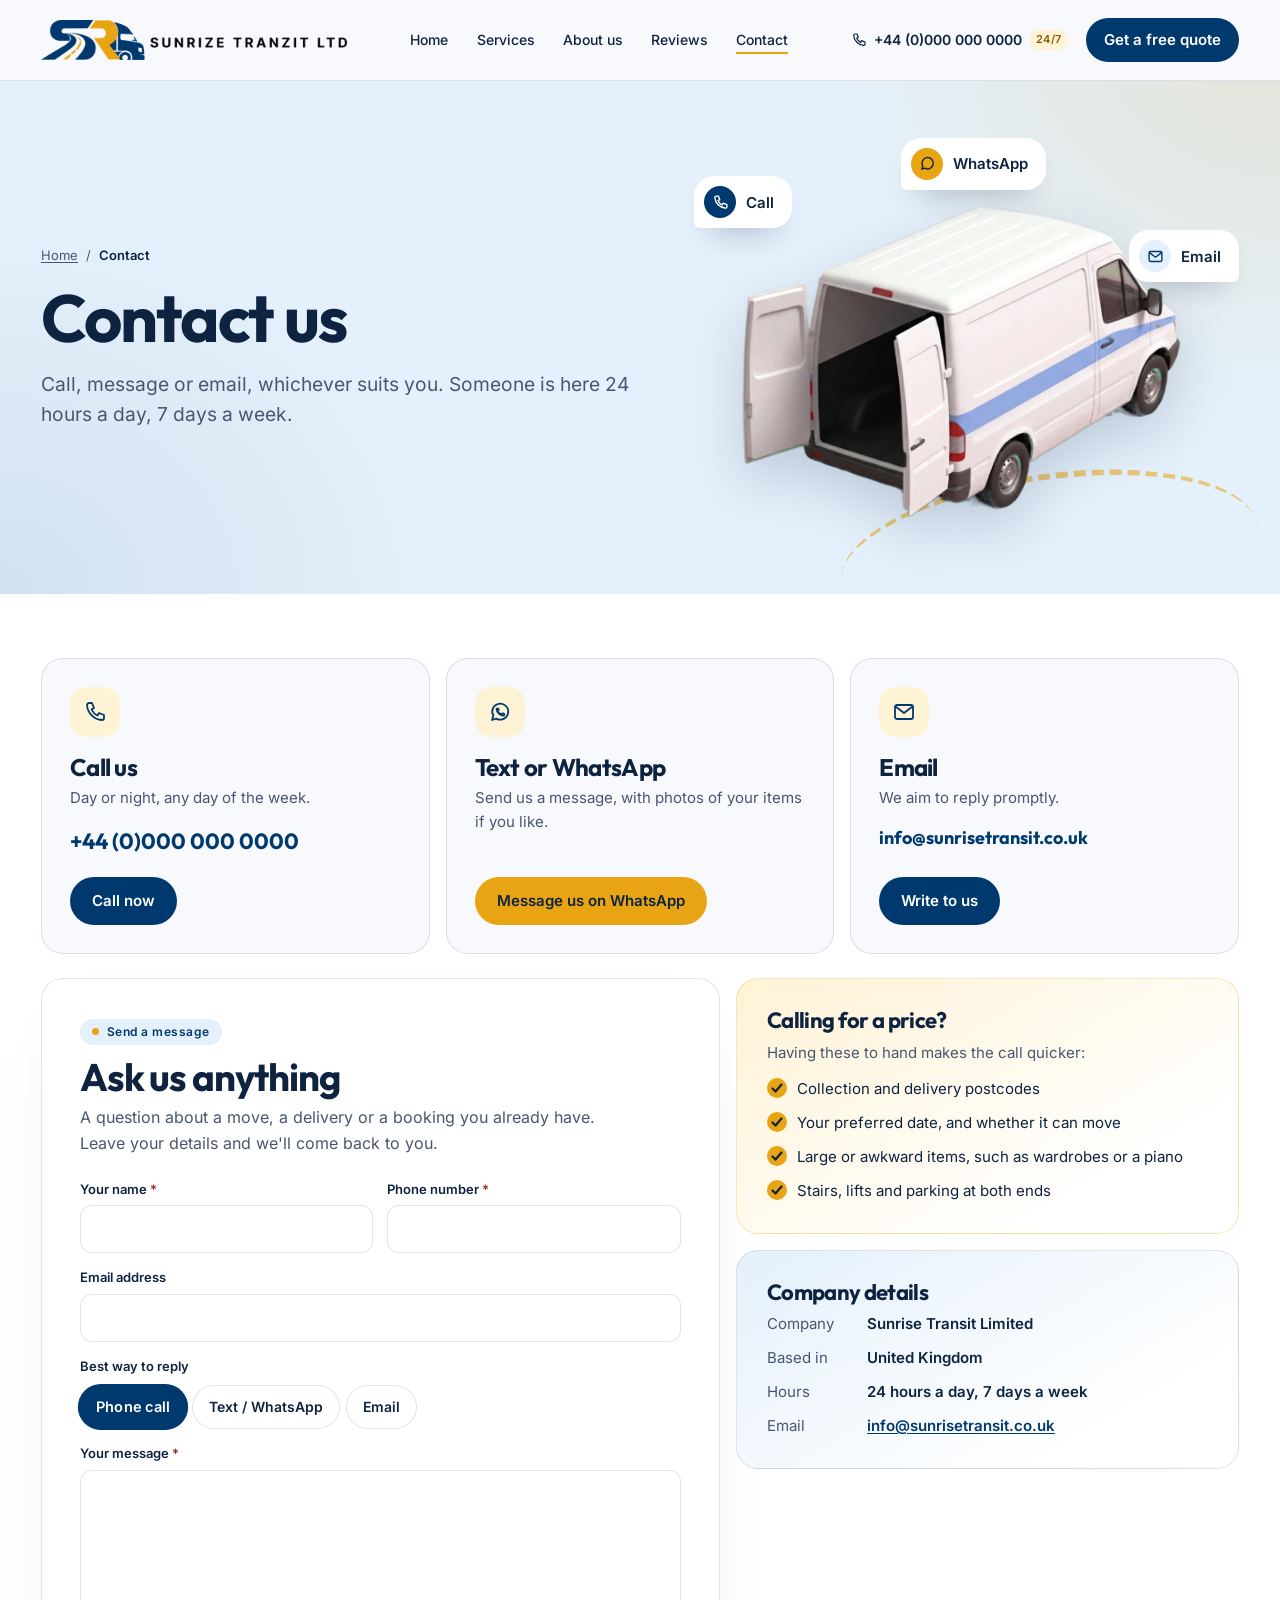
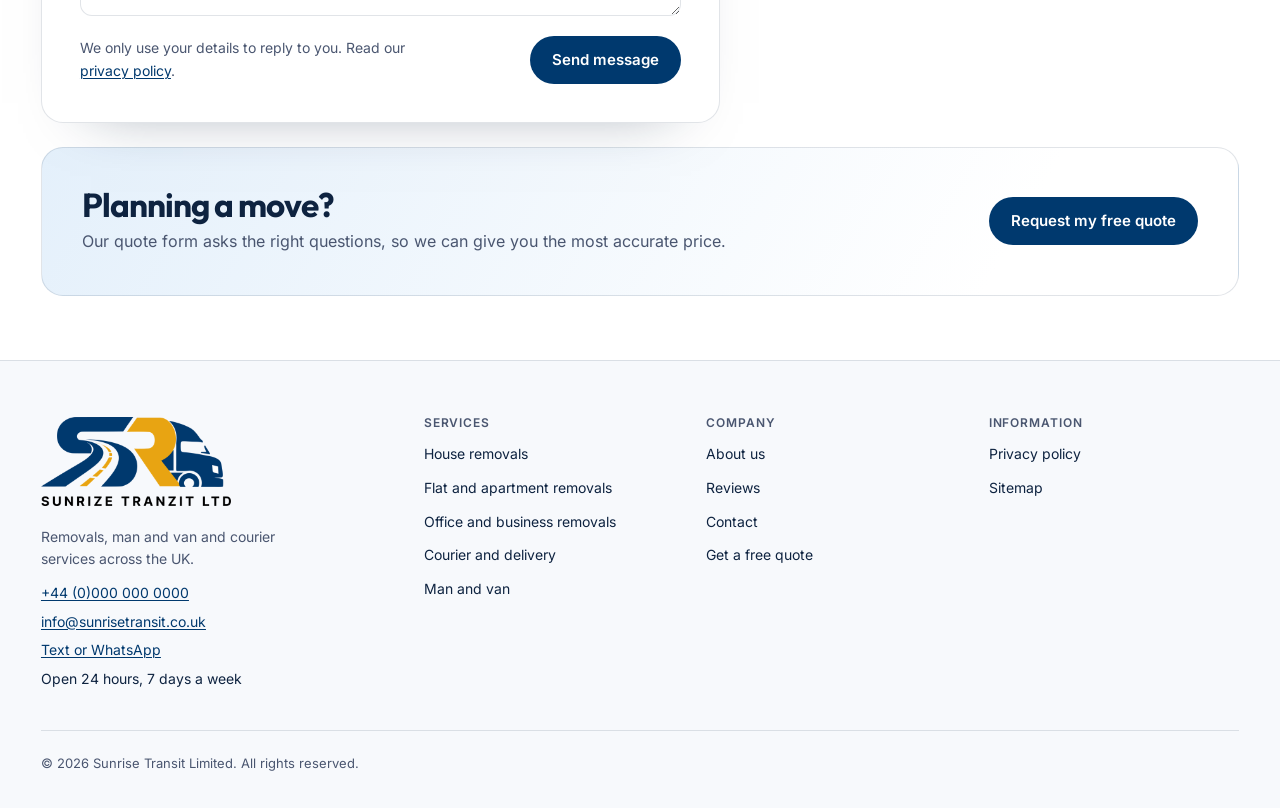
<file: contact.html>
<!DOCTYPE html>
<html lang="en-GB">
<head>
  <meta charset="utf-8">
  <meta name="viewport" content="width=device-width, initial-scale=1, viewport-fit=cover">
  <title>Contact us | Sunrise Transit Limited</title>
  <meta name="description" content="Call us 24/7, send a text or WhatsApp with photos of your items, or email info@sunrisetransit.co.uk, or send us a message here.">
  <link rel="canonical" href="https://www.sunrisetransit.co.uk/contact.html">
  <meta name="color-scheme" content="only light">
  <meta name="theme-color" content="#f7f9fc">
  <meta property="og:type" content="website">
  <meta property="og:site_name" content="Sunrise Transit Limited">
  <meta property="og:title" content="Contact us | Sunrise Transit Limited">
  <meta property="og:description" content="Call us 24/7, send a text or WhatsApp with photos of your items, or email info@sunrisetransit.co.uk, or send us a message here.">
  <meta property="og:url" content="https://www.sunrisetransit.co.uk/contact.html">
  <meta property="og:image" content="https://www.sunrisetransit.co.uk/assets/img/og-image.jpg">
  <link rel="icon" href="assets/img/brand/favicon.png" type="image/png">
  <link rel="apple-touch-icon" href="assets/img/brand/apple-touch-icon.png">
  <link rel="preload" href="assets/fonts/outfit.woff2" as="font" type="font/woff2" crossorigin>
  <link rel="preload" href="assets/fonts/inter.woff2" as="font" type="font/woff2" crossorigin>

  <link rel="stylesheet" href="css/tokens.css">
  <link rel="stylesheet" href="css/base.css">
  <link rel="stylesheet" href="css/layout.css">
  <link rel="stylesheet" href="css/pages.css">
  <link rel="stylesheet" href="css/motion.css">
  <!-- Plain scripts that share one namespace (window.Sunrise), so the site also works
       when a page is opened straight from the folder. -->
  <script defer src="js/config.js"></script>
  <script defer src="js/smooth-scroll.js"></script>
  <script defer src="js/ui.js"></script>
  <script defer src="js/forms.js"></script>
  <script defer src="js/contact.js"></script>
  <script defer src="js/protect.js"></script>
  <script defer src="js/main.js"></script>
</head>
<body class="page">
  <a class="skip-link" href="#main">Skip to content</a>

  <header class="nav" id="nav">
    <a class="brand" href="index.html" aria-label="Sunrise Transit Limited, home">
      <img src="assets/img/brand/logo.webp" width="1532" height="200" alt="Sunrise Transit Limited">
    </a>

    <nav aria-label="Main">
      <ul class="nav-menu" id="nav-menu">
        <li><a href="index.html">Home</a></li>
        <li><a href="services.html">Services</a></li>
        <li><a href="about.html">About us</a></li>
        <li><a href="reviews.html">Reviews</a></li>
        <li><a href="contact.html" aria-current="page">Contact</a></li>
        <li class="menu-extra"><a class="btn btn-primary" href="quote.html">Get a free quote</a></li>
      </ul>
    </nav>

    <div class="nav-right">
      <a class="nav-phone" href="tel:+440000000000">
        <svg viewBox="0 0 24 24" aria-hidden="true" fill="none" stroke="currentColor" stroke-width="1.8" stroke-linecap="round" stroke-linejoin="round"><path d="M6 3h3l2 5-2.5 1.5a12 12 0 0 0 6 6L16 13l5 2v3a2 2 0 0 1-2 2A16 16 0 0 1 4 5a2 2 0 0 1 2-2Z"></path></svg>
        <span>+44 (0)000 000 0000</span><span class="pill-247">24/7</span>
      </a>
      <a class="btn btn-primary" href="quote.html">Get a free quote</a>
      <button class="nav-burger" id="nav-burger" aria-expanded="false" aria-controls="nav-menu">Menu</button>
    </div>
  </header>

  <main id="main">
    <!-- ========== PAGE HERO ========== -->
    <section class="page-hero has-art" aria-labelledby="page-h">
      <div class="ph-copy">
        <nav class="crumbs" aria-label="Breadcrumb"><a href="index.html">Home</a><span aria-hidden="true">/</span><span aria-current="page">Contact</span></nav>
        <h1 id="page-h">Contact us</h1>
        <p class="lead">Call, message or email, whichever suits you. Someone is here 24 hours a day, 7 days a week.</p>
      </div>
      <div class="ph-art ph-art-contact" aria-hidden="true">
        <img class="pa-van" src="assets/img/service-5.webp" width="1000" height="715" alt="" fetchpriority="high">
        <span class="pa-bubble pb-1"><i class="pb-dot is-navy"><svg viewBox="0 0 24 24"><path d="M6 3h3l2 5-2.5 1.5a12 12 0 0 0 6 6L16 13l5 2v3a2 2 0 0 1-2 2A16 16 0 0 1 4 5a2 2 0 0 1 2-2Z"></path></svg></i>Call</span>
        <span class="pa-bubble pb-2"><i class="pb-dot is-gold"><svg viewBox="0 0 24 24"><path d="M4 20l1.4-4.2A8 8 0 1 1 8.3 18.6L4 20Z"></path></svg></i>WhatsApp</span>
        <span class="pa-bubble pb-3"><i class="pb-dot is-sky"><svg viewBox="0 0 24 24"><rect x="3" y="5" width="18" height="14" rx="2"></rect><path d="M3.5 6.5 12 13l8.5-6.5"></path></svg></i>Email</span>
      </div>
    </section>

    <div class="page-body">
      <section class="contact-cards" aria-label="Ways to reach us">
        <article class="ccard reveal">
          <span class="ccard-icon" aria-hidden="true">
            <svg viewBox="0 0 24 24"><path d="M6 3h3l2 5-2.5 1.5a12 12 0 0 0 6 6L16 13l5 2v3a2 2 0 0 1-2 2A16 16 0 0 1 4 5a2 2 0 0 1 2-2Z"></path></svg>
          </span>
          <h2>Call us</h2>
          <p>Day or night, any day of the week.</p>
          <a class="ccard-big" href="tel:+440000000000">+44 (0)000 000 0000</a>
          <a class="btn btn-primary" href="tel:+440000000000">Call now</a>
        </article>
        <article class="ccard reveal">
          <span class="ccard-icon" aria-hidden="true">
            <svg viewBox="0 0 24 24"><path d="M4 20l1.4-4.2A8 8 0 1 1 8.3 18.6L4 20Z"></path><path d="M9 9.5c.3 2 2.2 4.2 4.6 4.8l1.2-1.1 1.6.8-.4 1.6c-3.4.4-7.3-3.2-7.5-6.7L10 8.4l.8 1.5Z"></path></svg>
          </span>
          <h2>Text or WhatsApp</h2>
          <p>Send us a message, with photos of your items if you like.</p>
          <a class="btn btn-sun" href="https://wa.me/440000000000" rel="noopener">Message us on WhatsApp</a>
        </article>
        <article class="ccard reveal">
          <span class="ccard-icon" aria-hidden="true">
            <svg viewBox="0 0 24 24"><rect x="3" y="5" width="18" height="14" rx="2"></rect><path d="M3.5 6.5 12 13l8.5-6.5"></path></svg>
          </span>
          <h2>Email</h2>
          <p>We aim to reply promptly.</p>
          <a class="ccard-big ccard-mail" href="mailto:info@sunrisetransit.co.uk">info@sunrisetransit.co.uk</a>
          <a class="btn btn-primary" href="mailto:info@sunrisetransit.co.uk">Write to us</a>
        </article>
      </section>

      <!-- ========== SEND A MESSAGE ========== -->
      <div class="contact-split">
        <section class="msg-card reveal" aria-labelledby="msg-h">
          <span class="chip">Send a message</span>
          <h2 id="msg-h">Ask us anything</h2>
          <p class="msg-intro">A question about a move, a delivery or a booking you already have. Leave your details and we'll come back to you.</p>

          <form class="mform" id="mform" novalidate>
            <div class="grid-2">
              <div class="form-col">
                <label for="m-name">Your name <span class="req">*</span></label>
                <input class="field" id="m-name" name="name" autocomplete="name" required>
              </div>
              <div class="form-col">
                <label for="m-phone">Phone number <span class="req">*</span></label>
                <input class="field" id="m-phone" name="phone" type="tel" autocomplete="tel" required>
              </div>
              <div class="form-col span-2">
                <label for="m-email">Email address</label>
                <input class="field" id="m-email" name="email" type="email" autocomplete="email">
              </div>
              <div class="form-col span-2">
                <span class="label" id="m-how-label">Best way to reply</span>
                <span class="seg" role="radiogroup" aria-labelledby="m-how-label">
                  <label><input type="radio" name="reply_by" value="Phone call" checked><span>Phone call</span></label>
                  <label><input type="radio" name="reply_by" value="Text / WhatsApp"><span>Text / WhatsApp</span></label>
                  <label><input type="radio" name="reply_by" value="Email"><span>Email</span></label>
                </span>
              </div>
              <div class="form-col span-2">
                <label for="m-text">Your message <span class="req">*</span></label>
                <textarea class="field area" id="m-text" name="message" rows="5" maxlength="2000" required></textarea>
              </div>
            </div>
            <label class="hp" aria-hidden="true">Company<input name="company" tabindex="-1" autocomplete="off"></label>
            <div class="msg-foot">
              <p class="msg-privacy">We only use your details to reply to you. Read our <a href="privacy.html">privacy policy</a>.</p>
              <button class="btn btn-primary" type="submit">Send message</button>
            </div>
            <p class="form-status" id="mstatus" role="status" tabindex="-1"></p>
          </form>
        </section>

        <aside class="contact-side" aria-label="Before you get in touch">
          <section class="ready-card reveal" aria-labelledby="ready-h">
            <h2 id="ready-h">Calling for a price?</h2>
            <p>Having these to hand makes the call quicker:</p>
            <ul class="tick-list">
              <li>Collection and delivery postcodes</li>
              <li>Your preferred date, and whether it can move</li>
              <li>Large or awkward items, such as wardrobes or a piano</li>
              <li>Stairs, lifts and parking at both ends</li>
            </ul>
          </section>
          <section class="details-card reveal" aria-labelledby="details-h">
            <h2 id="details-h">Company details</h2>
            <dl>
              <div><dt>Company</dt><dd>Sunrise Transit Limited</dd></div>
              <div><dt>Based in</dt><dd>United Kingdom</dd></div>
              <div><dt>Hours</dt><dd>24 hours a day, 7 days a week</dd></div>
              <div><dt>Email</dt><dd><a href="mailto:info@sunrisetransit.co.uk">info@sunrisetransit.co.uk</a></dd></div>
            </dl>
          </section>
        </aside>
      </div>

      <section class="band reveal" aria-labelledby="band-h">
        <div>
          <h2 id="band-h">Planning a move?</h2>
          <p>Our quote form asks the right questions, so we can give you the most accurate price.</p>
        </div>
        <a class="btn btn-primary" href="quote.html">Request my free quote</a>
      </section>
    </div>

    <footer class="footer">
      <div class="footer-top">
        <div class="footer-brand">
          <a class="brand-foot" href="index.html" aria-label="Sunrise Transit Limited, home">
            <img src="assets/img/brand/logo-stacked.webp" width="599" height="282" alt="Sunrise Transit Limited" loading="lazy">
          </a>
          <p class="footer-tag">Removals, man and van and courier services across the UK.</p>
          <div class="footer-contact">
            <a href="tel:+440000000000">+44 (0)000 000 0000</a>
            <a href="mailto:info@sunrisetransit.co.uk">info@sunrisetransit.co.uk</a>
            <a href="https://wa.me/440000000000" rel="noopener">Text or WhatsApp</a>
            <span>Open 24 hours, 7 days a week</span>
          </div>
        </div>
        <div>
          <h3>Services</h3>
          <ul>
            <li><a href="services.html#house">House removals</a></li>
            <li><a href="services.html#flat">Flat and apartment removals</a></li>
            <li><a href="services.html#office">Office and business removals</a></li>
            <li><a href="services.html#courier">Courier and delivery</a></li>
            <li><a href="services.html#man-and-van">Man and van</a></li>
          </ul>
        </div>
        <div>
          <h3>Company</h3>
          <ul>
            <li><a href="about.html">About us</a></li>
            <li><a href="reviews.html">Reviews</a></li>
            <li><a href="contact.html">Contact</a></li>
            <li><a href="quote.html">Get a free quote</a></li>
          </ul>
        </div>
        <div>
          <h3>Information</h3>
          <ul>
            <li><a href="privacy.html">Privacy policy</a></li>
            <li><a href="sitemap.xml">Sitemap</a></li>
          </ul>
        </div>
      </div>
      <p class="footer-bottom">&copy; <span data-year>2026</span> Sunrise Transit Limited. All rights reserved.</p>
    </footer>
  </main>

  <div class="mobile-bar" id="mobile-bar">
    <a class="btn btn-sun" href="tel:+440000000000"><svg viewBox="0 0 24 24" aria-hidden="true" fill="none" stroke="currentColor" stroke-width="1.8" stroke-linecap="round" stroke-linejoin="round"><path d="M6 3h3l2 5-2.5 1.5a12 12 0 0 0 6 6L16 13l5 2v3a2 2 0 0 1-2 2A16 16 0 0 1 4 5a2 2 0 0 1 2-2Z"></path></svg> Call 24/7</a>
    <a class="btn btn-primary" href="quote.html">Free quote</a>
  </div>
</body>
</html>
</file>
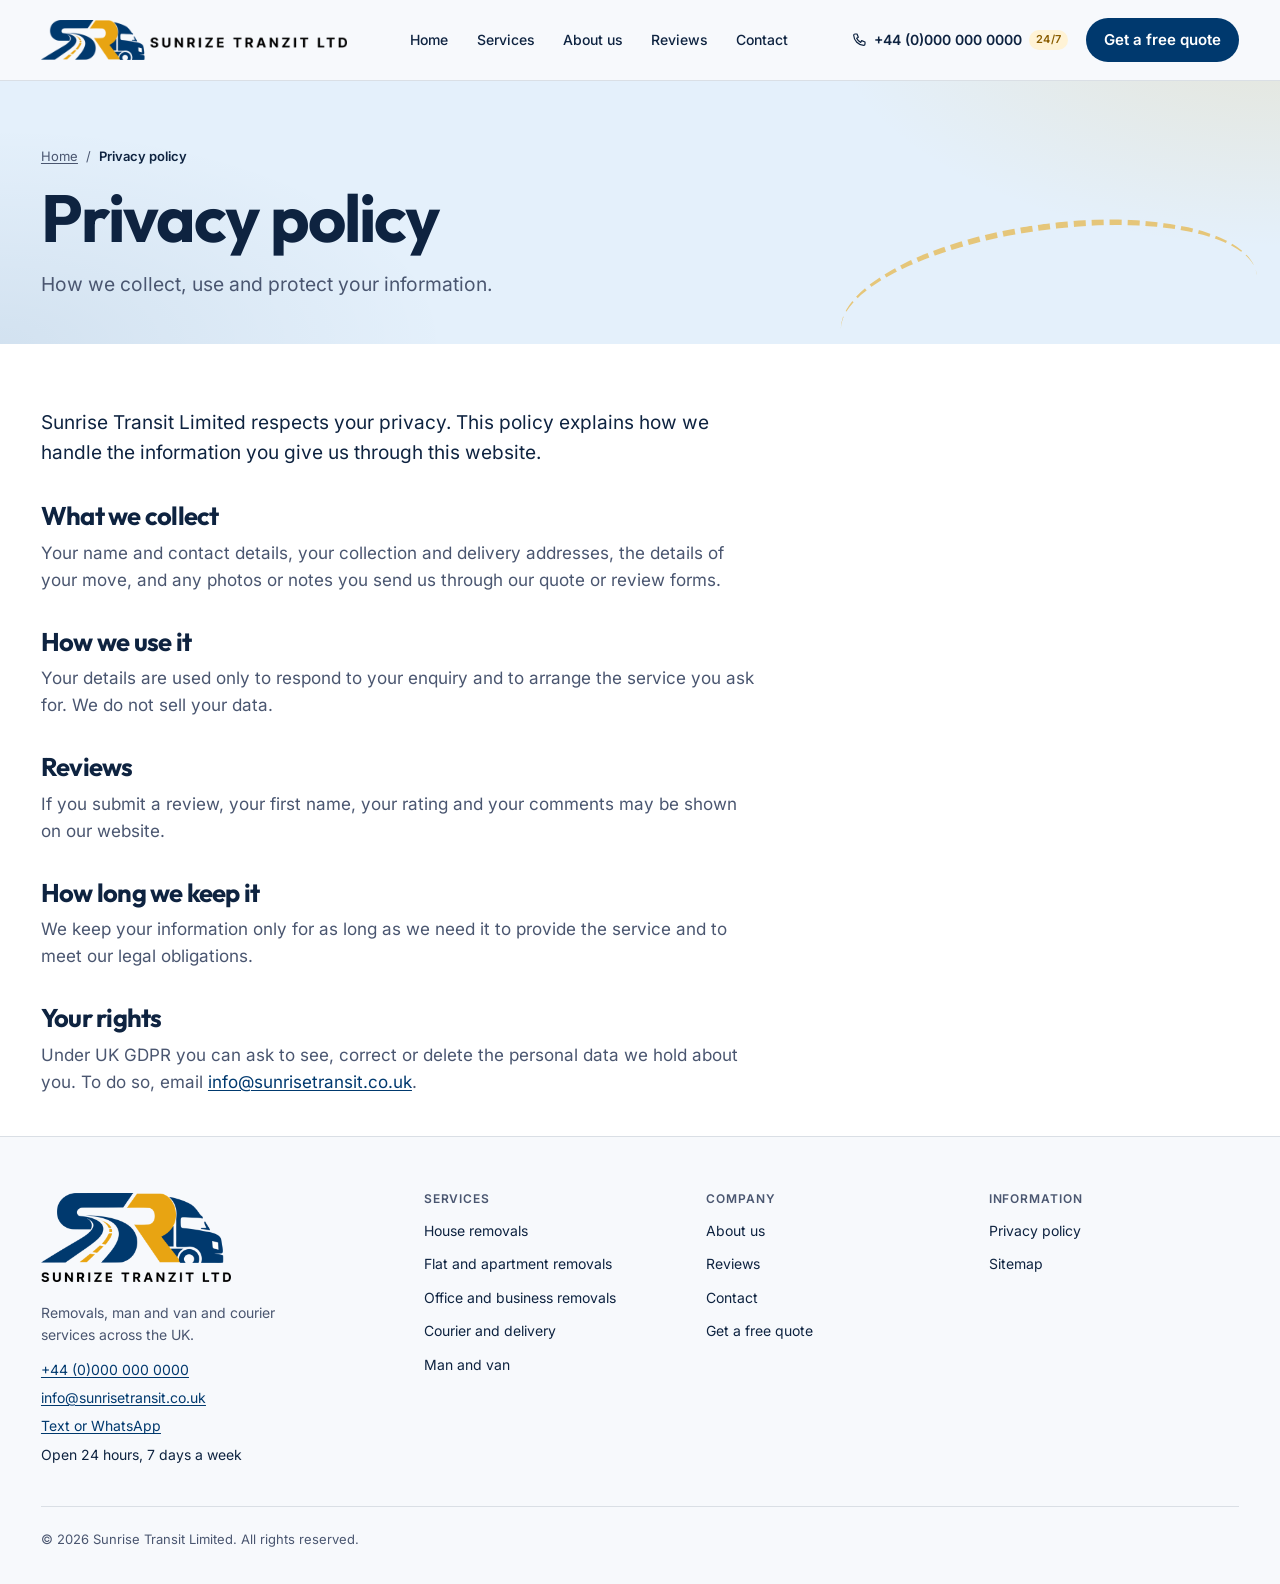
<file: privacy.html>
<!DOCTYPE html>
<html lang="en-GB">
<head>
  <meta charset="utf-8">
  <meta name="viewport" content="width=device-width, initial-scale=1, viewport-fit=cover">
  <title>Privacy policy | Sunrise Transit Limited</title>
  <meta name="description" content="How Sunrise Transit Limited collects, uses and protects the information you give us.">
  <link rel="canonical" href="https://www.sunrisetransit.co.uk/privacy.html">
  <meta name="color-scheme" content="only light">
  <meta name="theme-color" content="#f7f9fc">
  <meta property="og:type" content="website">
  <meta property="og:site_name" content="Sunrise Transit Limited">
  <meta property="og:title" content="Privacy policy | Sunrise Transit Limited">
  <meta property="og:description" content="How Sunrise Transit Limited collects, uses and protects the information you give us.">
  <meta property="og:url" content="https://www.sunrisetransit.co.uk/privacy.html">
  <meta property="og:image" content="https://www.sunrisetransit.co.uk/assets/img/og-image.jpg">
  <link rel="icon" href="assets/img/brand/favicon.png" type="image/png">
  <link rel="apple-touch-icon" href="assets/img/brand/apple-touch-icon.png">
  <link rel="preload" href="assets/fonts/outfit.woff2" as="font" type="font/woff2" crossorigin>
  <link rel="preload" href="assets/fonts/inter.woff2" as="font" type="font/woff2" crossorigin>

  <link rel="stylesheet" href="css/tokens.css">
  <link rel="stylesheet" href="css/base.css">
  <link rel="stylesheet" href="css/layout.css">
  <link rel="stylesheet" href="css/pages.css">
  <link rel="stylesheet" href="css/motion.css">
  <!-- Plain scripts that share one namespace (window.Sunrise), so the site also works
       when a page is opened straight from the folder. -->
  <script defer src="js/config.js"></script>
  <script defer src="js/smooth-scroll.js"></script>
  <script defer src="js/ui.js"></script>
  <script defer src="js/protect.js"></script>
  <script defer src="js/main.js"></script>
</head>
<body class="page">
  <a class="skip-link" href="#main">Skip to content</a>

  <header class="nav" id="nav">
    <a class="brand" href="index.html" aria-label="Sunrise Transit Limited, home">
      <img src="assets/img/brand/logo.webp" width="1532" height="200" alt="Sunrise Transit Limited">
    </a>

    <nav aria-label="Main">
      <ul class="nav-menu" id="nav-menu">
        <li><a href="index.html">Home</a></li>
        <li><a href="services.html">Services</a></li>
        <li><a href="about.html">About us</a></li>
        <li><a href="reviews.html">Reviews</a></li>
        <li><a href="contact.html">Contact</a></li>
        <li class="menu-extra"><a class="btn btn-primary" href="quote.html">Get a free quote</a></li>
      </ul>
    </nav>

    <div class="nav-right">
      <a class="nav-phone" href="tel:+440000000000">
        <svg viewBox="0 0 24 24" aria-hidden="true" fill="none" stroke="currentColor" stroke-width="1.8" stroke-linecap="round" stroke-linejoin="round"><path d="M6 3h3l2 5-2.5 1.5a12 12 0 0 0 6 6L16 13l5 2v3a2 2 0 0 1-2 2A16 16 0 0 1 4 5a2 2 0 0 1 2-2Z"></path></svg>
        <span>+44 (0)000 000 0000</span><span class="pill-247">24/7</span>
      </a>
      <a class="btn btn-primary" href="quote.html">Get a free quote</a>
      <button class="nav-burger" id="nav-burger" aria-expanded="false" aria-controls="nav-menu">Menu</button>
    </div>
  </header>

  <main id="main">
    <!-- ========== PAGE HERO ========== -->
    <section class="page-hero page-hero-tight" aria-labelledby="page-h">
      <nav class="crumbs" aria-label="Breadcrumb"><a href="index.html">Home</a><span aria-hidden="true">/</span><span aria-current="page">Privacy policy</span></nav>
      <h1 id="page-h">Privacy policy</h1>
      <p class="lead">How we collect, use and protect your information.</p>
    </section>

    <div class="page-body">
      <article class="prose">
        <p>Sunrise Transit Limited respects your privacy. This policy explains how we handle the information you give us through this website.</p>

        <h2>What we collect</h2>
        <p>Your name and contact details, your collection and delivery addresses, the details of your move, and any photos or notes you send us through our quote or review forms.</p>

        <h2>How we use it</h2>
        <p>Your details are used only to respond to your enquiry and to arrange the service you ask for. We do not sell your data.</p>

        <h2>Reviews</h2>
        <p>If you submit a review, your first name, your rating and your comments may be shown on our website.</p>

        <h2>How long we keep it</h2>
        <p>We keep your information only for as long as we need it to provide the service and to meet our legal obligations.</p>

        <h2>Your rights</h2>
        <p>Under UK GDPR you can ask to see, correct or delete the personal data we hold about you. To do so, email <a href="mailto:info@sunrisetransit.co.uk">info@sunrisetransit.co.uk</a>.</p>
      </article>
    </div>

    <footer class="footer">
      <div class="footer-top">
        <div class="footer-brand">
          <a class="brand-foot" href="index.html" aria-label="Sunrise Transit Limited, home">
            <img src="assets/img/brand/logo-stacked.webp" width="599" height="282" alt="Sunrise Transit Limited" loading="lazy">
          </a>
          <p class="footer-tag">Removals, man and van and courier services across the UK.</p>
          <div class="footer-contact">
            <a href="tel:+440000000000">+44 (0)000 000 0000</a>
            <a href="mailto:info@sunrisetransit.co.uk">info@sunrisetransit.co.uk</a>
            <a href="https://wa.me/440000000000" rel="noopener">Text or WhatsApp</a>
            <span>Open 24 hours, 7 days a week</span>
          </div>
        </div>
        <div>
          <h3>Services</h3>
          <ul>
            <li><a href="services.html#house">House removals</a></li>
            <li><a href="services.html#flat">Flat and apartment removals</a></li>
            <li><a href="services.html#office">Office and business removals</a></li>
            <li><a href="services.html#courier">Courier and delivery</a></li>
            <li><a href="services.html#man-and-van">Man and van</a></li>
          </ul>
        </div>
        <div>
          <h3>Company</h3>
          <ul>
            <li><a href="about.html">About us</a></li>
            <li><a href="reviews.html">Reviews</a></li>
            <li><a href="contact.html">Contact</a></li>
            <li><a href="quote.html">Get a free quote</a></li>
          </ul>
        </div>
        <div>
          <h3>Information</h3>
          <ul>
            <li><a href="privacy.html">Privacy policy</a></li>
            <li><a href="sitemap.xml">Sitemap</a></li>
          </ul>
        </div>
      </div>
      <p class="footer-bottom">&copy; <span data-year>2026</span> Sunrise Transit Limited. All rights reserved.</p>
    </footer>
  </main>

  <div class="mobile-bar" id="mobile-bar">
    <a class="btn btn-sun" href="tel:+440000000000"><svg viewBox="0 0 24 24" aria-hidden="true" fill="none" stroke="currentColor" stroke-width="1.8" stroke-linecap="round" stroke-linejoin="round"><path d="M6 3h3l2 5-2.5 1.5a12 12 0 0 0 6 6L16 13l5 2v3a2 2 0 0 1-2 2A16 16 0 0 1 4 5a2 2 0 0 1 2-2Z"></path></svg> Call 24/7</a>
    <a class="btn btn-primary" href="quote.html">Free quote</a>
  </div>
</body>
</html>
</file>
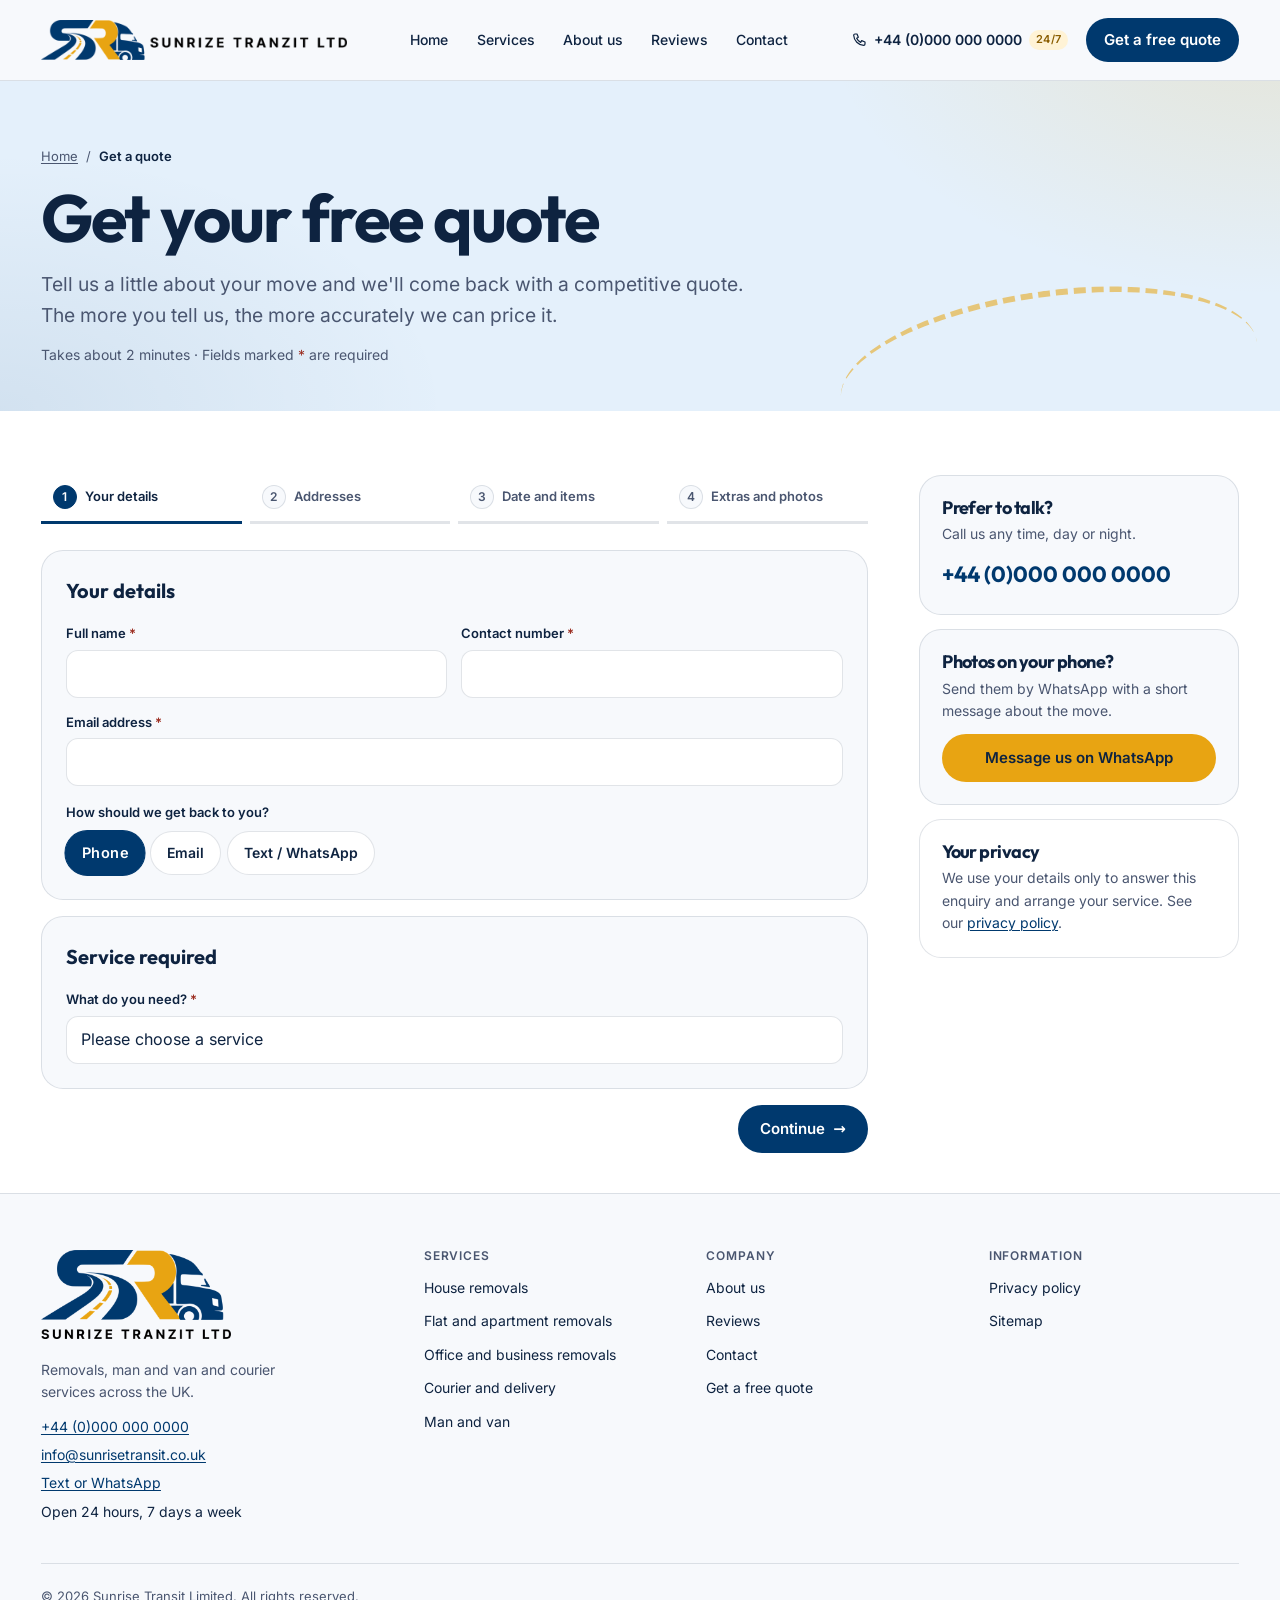
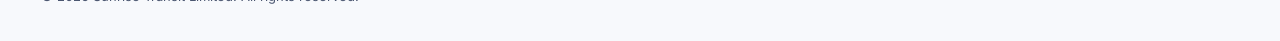
<file: quote.html>
<!DOCTYPE html>
<html lang="en-GB">
<head>
  <meta charset="utf-8">
  <meta name="viewport" content="width=device-width, initial-scale=1, viewport-fit=cover">
  <title>Get a free quote | Sunrise Transit Limited</title>
  <meta name="description" content="Tell us about your move in about two minutes and get a free, no-obligation quote. Add photos of your items for the most accurate price.">
  <link rel="canonical" href="https://www.sunrisetransit.co.uk/quote.html">
  <meta name="color-scheme" content="only light">
  <meta name="theme-color" content="#f7f9fc">
  <meta property="og:type" content="website">
  <meta property="og:site_name" content="Sunrise Transit Limited">
  <meta property="og:title" content="Get a free quote | Sunrise Transit Limited">
  <meta property="og:description" content="Tell us about your move in about two minutes and get a free, no-obligation quote. Add photos of your items for the most accurate price.">
  <meta property="og:url" content="https://www.sunrisetransit.co.uk/quote.html">
  <meta property="og:image" content="https://www.sunrisetransit.co.uk/assets/img/og-image.jpg">
  <link rel="icon" href="assets/img/brand/favicon.png" type="image/png">
  <link rel="apple-touch-icon" href="assets/img/brand/apple-touch-icon.png">
  <link rel="preload" href="assets/fonts/outfit.woff2" as="font" type="font/woff2" crossorigin>
  <link rel="preload" href="assets/fonts/inter.woff2" as="font" type="font/woff2" crossorigin>

  <link rel="stylesheet" href="css/tokens.css">
  <link rel="stylesheet" href="css/base.css">
  <link rel="stylesheet" href="css/layout.css">
  <link rel="stylesheet" href="css/pages.css">
  <link rel="stylesheet" href="css/motion.css">
  <!-- Plain scripts that share one namespace (window.Sunrise), so the site also works
       when a page is opened straight from the folder. -->
  <script defer src="js/config.js"></script>
  <script defer src="js/smooth-scroll.js"></script>
  <script defer src="js/ui.js"></script>
  <script defer src="js/forms.js"></script>
  <script defer src="js/quote-form.js"></script>
  <script defer src="js/protect.js"></script>
  <script defer src="js/main.js"></script>
</head>
<body class="page page-quote">
  <a class="skip-link" href="#main">Skip to content</a>

  <header class="nav" id="nav">
    <a class="brand" href="index.html" aria-label="Sunrise Transit Limited, home">
      <img src="assets/img/brand/logo.webp" width="1532" height="200" alt="Sunrise Transit Limited">
    </a>

    <nav aria-label="Main">
      <ul class="nav-menu" id="nav-menu">
        <li><a href="index.html">Home</a></li>
        <li><a href="services.html">Services</a></li>
        <li><a href="about.html">About us</a></li>
        <li><a href="reviews.html">Reviews</a></li>
        <li><a href="contact.html">Contact</a></li>
        <li class="menu-extra"><a class="btn btn-primary" href="quote.html">Get a free quote</a></li>
      </ul>
    </nav>

    <div class="nav-right">
      <a class="nav-phone" href="tel:+440000000000">
        <svg viewBox="0 0 24 24" aria-hidden="true" fill="none" stroke="currentColor" stroke-width="1.8" stroke-linecap="round" stroke-linejoin="round"><path d="M6 3h3l2 5-2.5 1.5a12 12 0 0 0 6 6L16 13l5 2v3a2 2 0 0 1-2 2A16 16 0 0 1 4 5a2 2 0 0 1 2-2Z"></path></svg>
        <span>+44 (0)000 000 0000</span><span class="pill-247">24/7</span>
      </a>
      <a class="btn btn-primary" href="quote.html" aria-current="page">Get a free quote</a>
      <button class="nav-burger" id="nav-burger" aria-expanded="false" aria-controls="nav-menu">Menu</button>
    </div>
  </header>

  <main id="main">
    <!-- ========== PAGE HERO ========== -->
    <section class="page-hero page-hero-tight" aria-labelledby="page-h">
      <nav class="crumbs" aria-label="Breadcrumb"><a href="index.html">Home</a><span aria-hidden="true">/</span><span aria-current="page">Get a quote</span></nav>
      <h1 id="page-h">Get your free quote</h1>
      <p class="lead">Tell us a little about your move and we'll come back with a competitive quote. The more you tell us, the more accurately we can price it.</p>
      <p class="hero-meta">Takes about 2 minutes · Fields marked <span class="req">*</span> are required</p>
    </section>

    <div class="page-body quote-layout">
      <form class="qform" id="qform" novalidate enctype="multipart/form-data">
        <ol class="qsteps" id="qsteps" aria-label="Form steps">
          <li class="is-on"><span>1</span>Your details</li>
          <li><span>2</span>Addresses</li>
          <li><span>3</span>Date and items</li>
          <li><span>4</span>Extras and photos</li>
        </ol>

        <!-- ===== STEP 1 ===== -->
        <div class="qpanel is-on" data-step="1">
          <fieldset>
            <legend>Your details</legend>
            <div class="grid-2">
              <div class="form-col">
                <label for="q-name">Full name <span class="req">*</span></label>
                <input class="field" id="q-name" name="name" autocomplete="name" required>
              </div>
              <div class="form-col">
                <label for="q-phone">Contact number <span class="req">*</span></label>
                <input class="field" id="q-phone" name="phone" type="tel" autocomplete="tel" required>
              </div>
              <div class="form-col span-2">
                <label for="q-email">Email address <span class="req">*</span></label>
                <input class="field" id="q-email" name="email" type="email" autocomplete="email" required>
              </div>
            </div>
            <div class="form-col is-spaced">
              <span class="label" id="contact-label">How should we get back to you?</span>
              <span class="seg" role="radiogroup" aria-labelledby="contact-label">
                <label><input type="radio" name="contact_method" value="Phone" checked><span>Phone</span></label>
                <label><input type="radio" name="contact_method" value="Email"><span>Email</span></label>
                <label><input type="radio" name="contact_method" value="Text / WhatsApp"><span>Text / WhatsApp</span></label>
              </span>
            </div>
          </fieldset>

          <fieldset>
            <legend>Service required</legend>
            <div class="form-col">
              <label for="q-service">What do you need? <span class="req">*</span></label>
              <select class="field" id="q-service" name="service" required>
                <option value="">Please choose a service</option>
                <option value="house">House removal</option>
                <option value="flat">Flat or apartment removal</option>
                <option value="office">Office removal</option>
                <option value="furniture">Furniture removal</option>
                <option value="manvan">Man and van</option>
                <option value="packing">Packing and moving</option>
                <option value="courier">Courier or delivery</option>
                <option value="other">Other</option>
              </select>
            </div>
          </fieldset>

          <div class="qnav">
            <button class="btn btn-primary" type="button" data-next>Continue <span aria-hidden="true">→</span></button>
          </div>
        </div>

        <!-- ===== STEP 2 ===== -->
        <div class="qpanel" data-step="2" hidden>
          <fieldset>
            <legend>Collection</legend>
            <div class="grid-2">
              <div class="form-col span-2">
                <label for="q-from-addr">Collection address <span class="req">*</span></label>
                <input class="field" id="q-from-addr" name="from_address" autocomplete="street-address" required>
              </div>
              <div class="form-col">
                <label for="q-from-pc">Postcode <span class="req">*</span></label>
                <input class="field pc" id="q-from-pc" name="from_postcode" autocomplete="postal-code" required>
              </div>
              <div class="form-col">
                <label for="q-from-type">Property type</label>
                <select class="field" id="q-from-type" name="from_property">
                  <option>House</option><option>Flat / apartment</option><option>Bungalow</option>
                  <option>Office / commercial</option><option>Storage unit</option><option>Other</option>
                </select>
              </div>
              <div class="form-col">
                <label for="q-from-floor">Floor</label>
                <select class="field" id="q-from-floor" name="from_floor">
                  <option>Ground</option><option>1st</option><option>2nd</option><option>3rd</option><option>4th</option><option>5th or higher</option>
                </select>
              </div>
              <div class="form-col">
                <label for="q-from-lift">Lift available?</label>
                <select class="field" id="q-from-lift" name="from_lift"><option>No</option><option>Yes</option></select>
              </div>
              <div class="form-col span-2">
                <label for="q-from-park">Parking and loading access</label>
                <select class="field" id="q-from-park" name="from_parking">
                  <option>Driveway / private parking</option><option>On-street parking</option>
                  <option>Permit / restricted parking</option><option>Loading bay</option><option>Not sure</option>
                </select>
              </div>
              <div class="form-col span-2">
                <label for="q-from-access">Stairs or access restrictions</label>
                <textarea class="field area" id="q-from-access" name="from_access" rows="2" placeholder="Narrow stairs, a long walk from the van, timed access…"></textarea>
              </div>
            </div>
          </fieldset>

          <fieldset>
            <legend>Delivery</legend>
            <div class="grid-2">
              <div class="form-col span-2">
                <label for="q-to-addr">Destination address <span class="req">*</span></label>
                <input class="field" id="q-to-addr" name="to_address" autocomplete="off" required>
              </div>
              <div class="form-col">
                <label for="q-to-pc">Postcode <span class="req">*</span></label>
                <input class="field pc" id="q-to-pc" name="to_postcode" autocomplete="off" required>
              </div>
              <div class="form-col">
                <label for="q-to-type">Property type</label>
                <select class="field" id="q-to-type" name="to_property">
                  <option>House</option><option>Flat / apartment</option><option>Bungalow</option>
                  <option>Office / commercial</option><option>Storage unit</option><option>Other</option>
                </select>
              </div>
              <div class="form-col">
                <label for="q-to-floor">Floor</label>
                <select class="field" id="q-to-floor" name="to_floor">
                  <option>Ground</option><option>1st</option><option>2nd</option><option>3rd</option><option>4th</option><option>5th or higher</option>
                </select>
              </div>
              <div class="form-col">
                <label for="q-to-lift">Lift available?</label>
                <select class="field" id="q-to-lift" name="to_lift"><option>No</option><option>Yes</option></select>
              </div>
              <div class="form-col span-2">
                <label for="q-to-park">Parking and loading access</label>
                <select class="field" id="q-to-park" name="to_parking">
                  <option>Driveway / private parking</option><option>On-street parking</option>
                  <option>Permit / restricted parking</option><option>Loading bay</option><option>Not sure</option>
                </select>
              </div>
              <div class="form-col span-2">
                <label for="q-to-access">Special access instructions</label>
                <textarea class="field area" id="q-to-access" name="to_access" rows="2"></textarea>
              </div>
            </div>
          </fieldset>

          <div class="qnav">
            <button class="btn btn-ghost" type="button" data-prev><span aria-hidden="true">←</span> Back</button>
            <button class="btn btn-primary" type="button" data-next>Continue <span aria-hidden="true">→</span></button>
          </div>
        </div>

        <!-- ===== STEP 3 ===== -->
        <div class="qpanel" data-step="3" hidden>
          <fieldset>
            <legend>Moving date and time</legend>
            <div class="grid-2">
              <div class="form-col">
                <label for="q-date">Preferred date <span class="req">*</span></label>
                <input class="field" id="q-date" name="date" type="date" required>
              </div>
              <div class="form-col">
                <label for="q-time">Preferred collection time</label>
                <select class="field" id="q-time" name="time">
                  <option>Any time</option>
                  <option>Early morning (6am to 9am)</option>
                  <option>Morning (9am to 12pm)</option>
                  <option>Afternoon (12pm to 5pm)</option>
                  <option>Evening (5pm to 9pm)</option>
                  <option>Night (9pm onwards)</option>
                </select>
              </div>
              <div class="form-col">
                <label for="q-flex">Is the date flexible?</label>
                <select class="field" id="q-flex" name="flexible">
                  <option>Yes</option><option>No</option><option>Slightly (a few days either way)</option>
                </select>
              </div>
              <div class="form-col">
                <label for="q-date2">Alternative date (if you have one)</label>
                <input class="field" id="q-date2" name="alt_date" type="date">
              </div>
            </div>
          </fieldset>

          <fieldset>
            <legend>Items to be moved</legend>
            <div class="form-col">
              <label for="q-items">The main items</label>
              <textarea class="field area" id="q-items" name="items" rows="4"
                        placeholder="For example: sofas, beds, wardrobes, tables, chairs, mattresses, TVs, appliances, desks, boxes and other furniture."></textarea>
            </div>
            <div class="form-col is-spaced">
              <label for="q-boxes">Approximate number of boxes or bags</label>
              <select class="field" id="q-boxes" name="boxes">
                <option value="none">None</option><option value="1-10">1 to 10</option>
                <option value="11-25">11 to 25</option><option value="26-50">26 to 50</option>
                <option value="51-100">51 to 100</option><option value="100+">More than 100</option>
              </select>
            </div>
          </fieldset>

          <fieldset>
            <legend>Large or special items</legend>
            <div class="check-grid">
              <label class="check"><input type="checkbox" name="special" value="Piano"> Piano</label>
              <label class="check"><input type="checkbox" name="special" value="Large wardrobe"> Large wardrobe</label>
              <label class="check"><input type="checkbox" name="special" value="Fragile furniture"> Fragile furniture</label>
              <label class="check"><input type="checkbox" name="special" value="Artwork"> Artwork</label>
              <label class="check"><input type="checkbox" name="special" value="Glass items"> Glass items</label>
              <label class="check"><input type="checkbox" name="special" value="Antiques"> Antiques</label>
              <label class="check"><input type="checkbox" name="special" value="Unusually heavy items"> Unusually heavy items</label>
            </div>
            <div class="form-col is-spaced">
              <label for="q-special">Anything that needs special handling?</label>
              <textarea class="field area" id="q-special" name="special_notes" rows="2"></textarea>
            </div>
          </fieldset>

          <div class="qnav">
            <button class="btn btn-ghost" type="button" data-prev><span aria-hidden="true">←</span> Back</button>
            <button class="btn btn-primary" type="button" data-next>Continue <span aria-hidden="true">→</span></button>
          </div>
        </div>

        <!-- ===== STEP 4 ===== -->
        <div class="qpanel" data-step="4" hidden>
          <fieldset>
            <legend>Additional services</legend>
            <div class="check-grid">
              <label class="check"><input type="checkbox" name="extras" value="Packing assistance"> Packing assistance</label>
              <label class="check"><input type="checkbox" name="extras" value="Dismantling and reassembly"> Dismantling and reassembly of furniture</label>
              <label class="check"><input type="checkbox" name="extras" value="Loading and unloading assistance"> Loading and unloading assistance</label>
              <label class="check"><input type="checkbox" name="extras" value="Packing materials"> Packing materials</label>
            </div>
            <div class="form-col is-spaced">
              <label for="q-other">Other requirements</label>
              <textarea class="field area" id="q-other" name="other_requirements" rows="2"></textarea>
            </div>
          </fieldset>

          <fieldset>
            <legend>Photos</legend>
            <p class="hint">Photos of the items help us estimate the vehicle size, the people and the time the job needs. JPG or PNG, up to 10 images.</p>
            <label class="drop" for="q-photos">
              <input id="q-photos" name="photos" type="file" accept="image/jpeg,image/png" multiple>
              <span class="drop-in"><b>Add photos</b> or drop them here</span>
            </label>
            <div class="previews" id="previews" aria-live="polite"></div>
          </fieldset>

          <fieldset>
            <legend>Anything else?</legend>
            <div class="form-col">
              <label for="q-notes">Additional information</label>
              <textarea class="field area" id="q-notes" name="notes" rows="3"></textarea>
            </div>
            <label class="check is-spaced consent">
              <input type="checkbox" name="consent" value="yes" required>
              <span>I agree that my details will be used to respond to my enquiry and arrange my requested service, as described in the <a href="privacy.html">privacy policy</a>. <span class="req">*</span></span>
            </label>
            <label class="hp" aria-hidden="true">Company<input name="company" tabindex="-1" autocomplete="off"></label>
          </fieldset>

          <div class="qnav">
            <button class="btn btn-ghost" type="button" data-prev><span aria-hidden="true">←</span> Back</button>
            <button class="btn btn-primary" type="submit">Request my free quote</button>
          </div>
        </div>

        <div class="qdone" id="qdone" hidden tabindex="-1">
          <h2>Thank you</h2>
          <p class="qdone-text"></p>
          <a class="btn btn-ghost" href="index.html">Back to the home page</a>
        </div>
      </form>

      <aside class="quote-aside">
        <div class="aside-card">
          <h3>Prefer to talk?</h3>
          <p>Call us any time, day or night.</p>
          <a class="aside-big" href="tel:+440000000000">+44 (0)000 000 0000</a>
        </div>
        <div class="aside-card">
          <h3>Photos on your phone?</h3>
          <p>Send them by WhatsApp with a short message about the move.</p>
          <a class="btn btn-sun" href="https://wa.me/440000000000" rel="noopener">Message us on WhatsApp</a>
        </div>
        <div class="aside-card aside-quiet">
          <h3>Your privacy</h3>
          <p>We use your details only to answer this enquiry and arrange your service. See our <a href="privacy.html">privacy policy</a>.</p>
        </div>
      </aside>
    </div>

    <footer class="footer">
      <div class="footer-top">
        <div class="footer-brand">
          <a class="brand-foot" href="index.html" aria-label="Sunrise Transit Limited, home">
            <img src="assets/img/brand/logo-stacked.webp" width="599" height="282" alt="Sunrise Transit Limited" loading="lazy">
          </a>
          <p class="footer-tag">Removals, man and van and courier services across the UK.</p>
          <div class="footer-contact">
            <a href="tel:+440000000000">+44 (0)000 000 0000</a>
            <a href="mailto:info@sunrisetransit.co.uk">info@sunrisetransit.co.uk</a>
            <a href="https://wa.me/440000000000" rel="noopener">Text or WhatsApp</a>
            <span>Open 24 hours, 7 days a week</span>
          </div>
        </div>
        <div>
          <h3>Services</h3>
          <ul>
            <li><a href="services.html#house">House removals</a></li>
            <li><a href="services.html#flat">Flat and apartment removals</a></li>
            <li><a href="services.html#office">Office and business removals</a></li>
            <li><a href="services.html#courier">Courier and delivery</a></li>
            <li><a href="services.html#man-and-van">Man and van</a></li>
          </ul>
        </div>
        <div>
          <h3>Company</h3>
          <ul>
            <li><a href="about.html">About us</a></li>
            <li><a href="reviews.html">Reviews</a></li>
            <li><a href="contact.html">Contact</a></li>
            <li><a href="quote.html">Get a free quote</a></li>
          </ul>
        </div>
        <div>
          <h3>Information</h3>
          <ul>
            <li><a href="privacy.html">Privacy policy</a></li>
            <li><a href="sitemap.xml">Sitemap</a></li>
          </ul>
        </div>
      </div>
      <p class="footer-bottom">&copy; <span data-year>2026</span> Sunrise Transit Limited. All rights reserved.</p>
    </footer>
  </main>

  <div class="mobile-bar" id="mobile-bar">
    <a class="btn btn-sun" href="tel:+440000000000"><svg viewBox="0 0 24 24" aria-hidden="true" fill="none" stroke="currentColor" stroke-width="1.8" stroke-linecap="round" stroke-linejoin="round"><path d="M6 3h3l2 5-2.5 1.5a12 12 0 0 0 6 6L16 13l5 2v3a2 2 0 0 1-2 2A16 16 0 0 1 4 5a2 2 0 0 1 2-2Z"></path></svg> Call 24/7</a>
  </div>
</body>
</html>
</file>
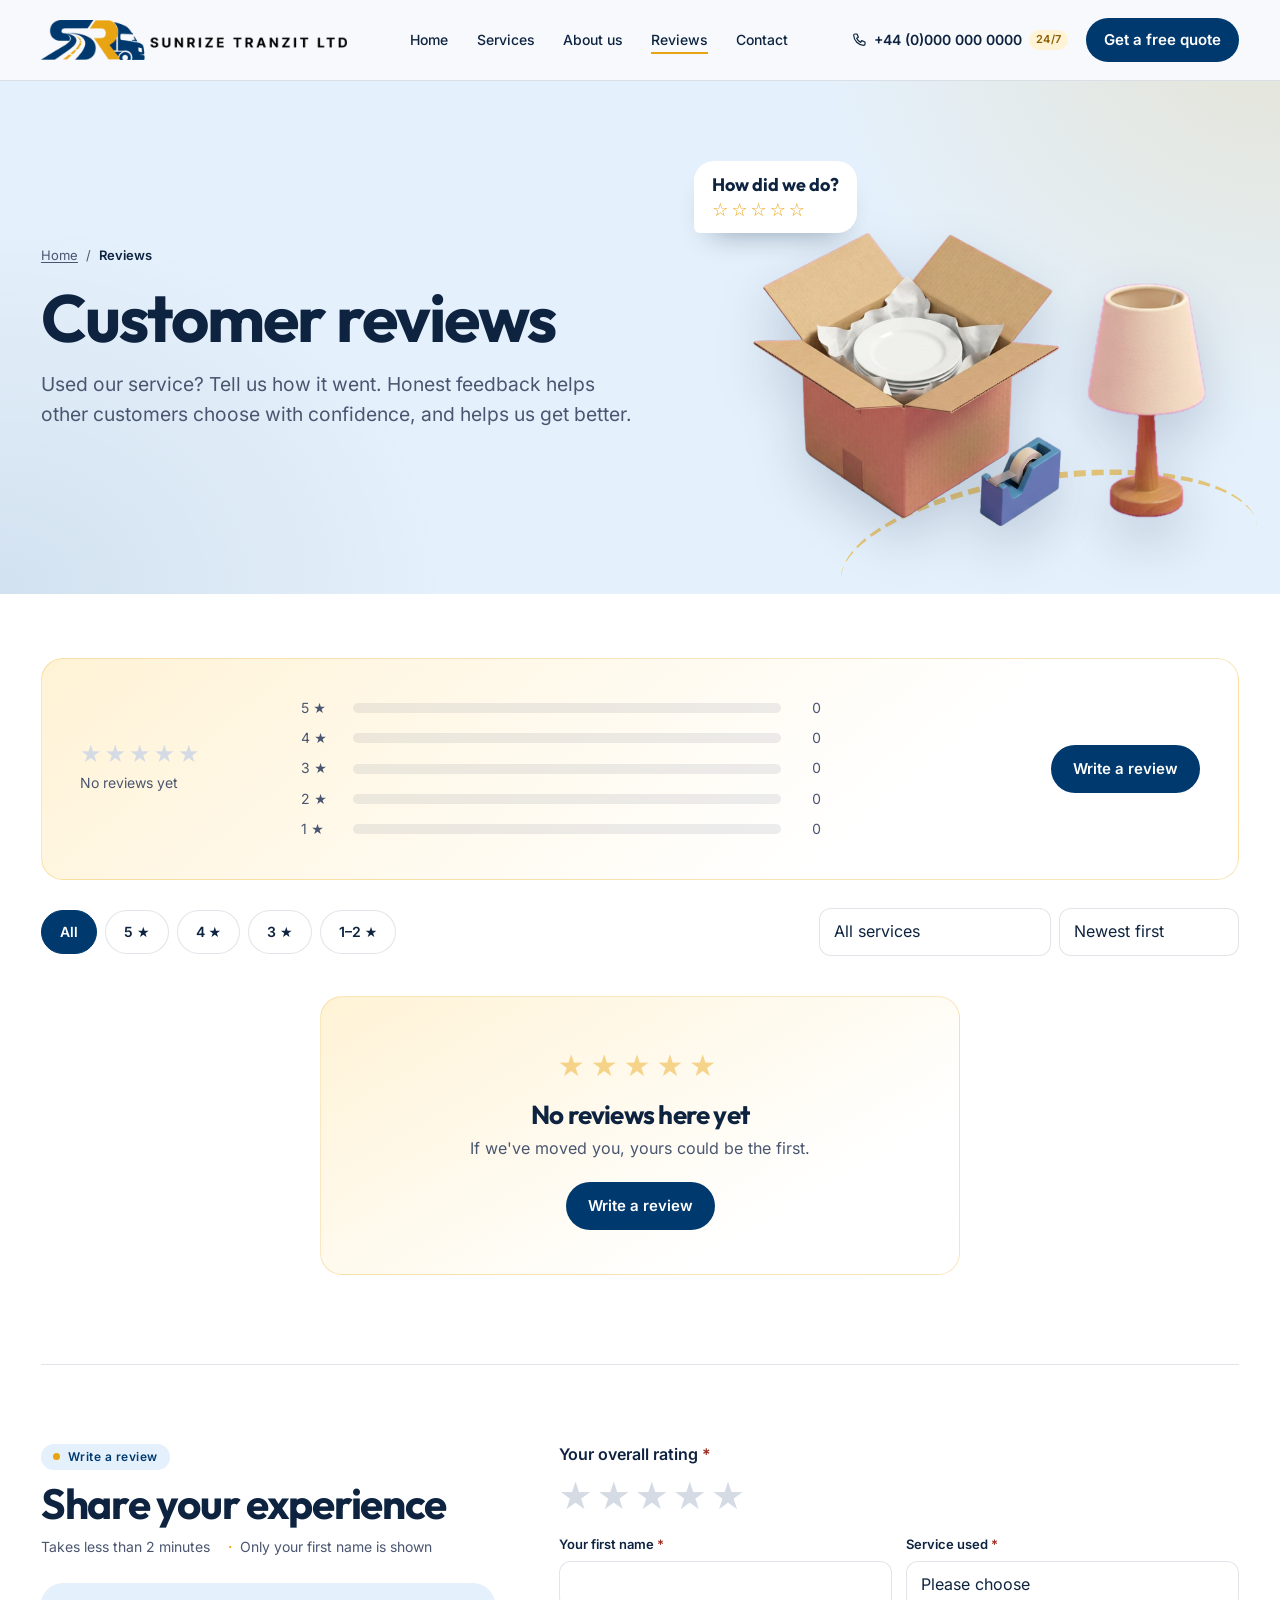
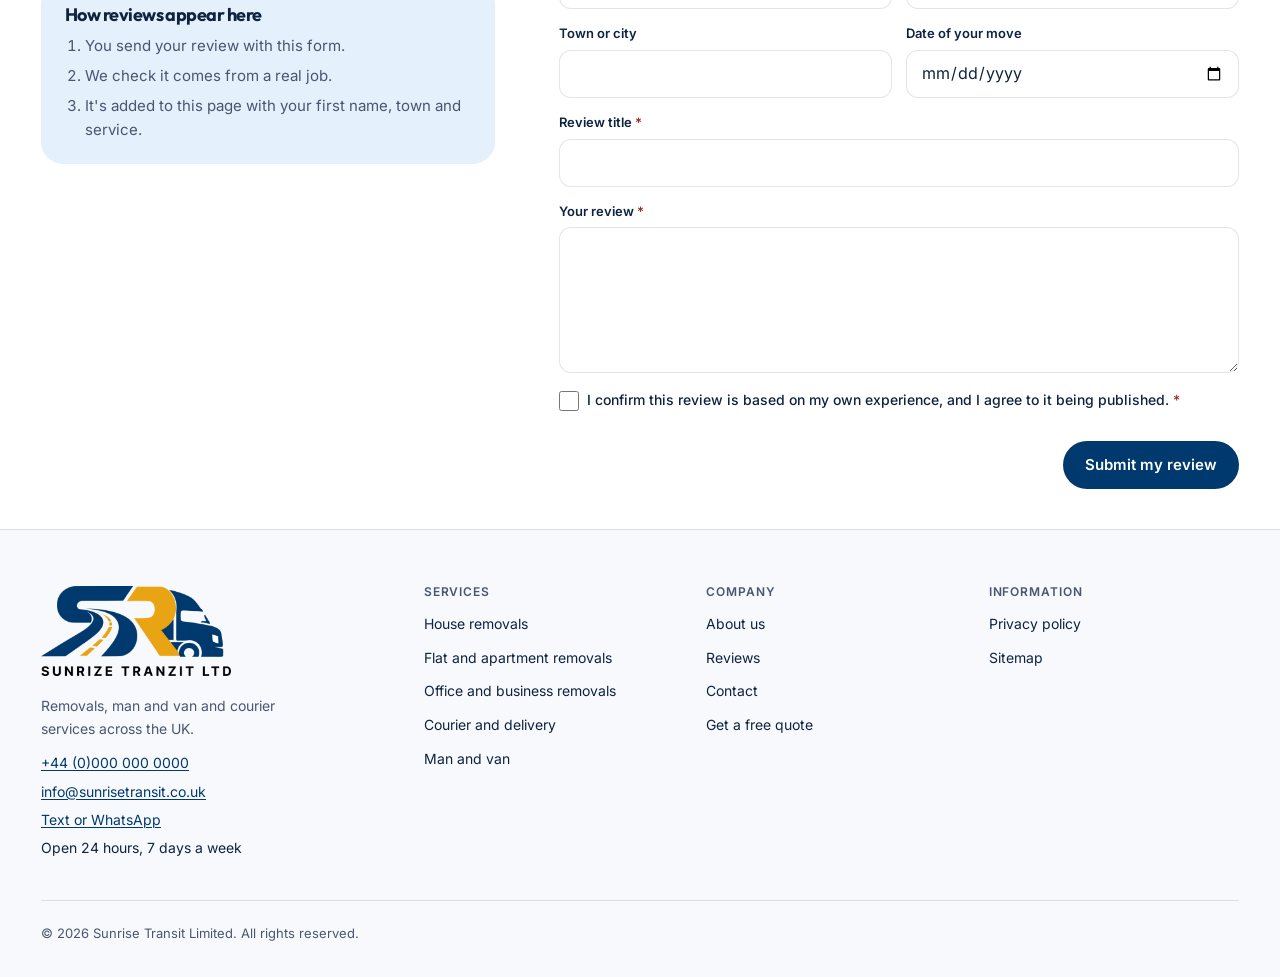
<file: reviews.html>
<!DOCTYPE html>
<html lang="en-GB">
<head>
  <meta charset="utf-8">
  <meta name="viewport" content="width=device-width, initial-scale=1, viewport-fit=cover">
  <title>Customer reviews | Sunrise Transit Limited</title>
  <meta name="description" content="Moved with Sunrise Transit Limited? Share your experience and help other customers choose their moving service with confidence.">
  <link rel="canonical" href="https://www.sunrisetransit.co.uk/reviews.html">
  <meta name="color-scheme" content="only light">
  <meta name="theme-color" content="#f7f9fc">
  <meta property="og:type" content="website">
  <meta property="og:site_name" content="Sunrise Transit Limited">
  <meta property="og:title" content="Customer reviews | Sunrise Transit Limited">
  <meta property="og:description" content="Moved with Sunrise Transit Limited? Share your experience and help other customers choose their moving service with confidence.">
  <meta property="og:url" content="https://www.sunrisetransit.co.uk/reviews.html">
  <meta property="og:image" content="https://www.sunrisetransit.co.uk/assets/img/og-image.jpg">
  <link rel="icon" href="assets/img/brand/favicon.png" type="image/png">
  <link rel="apple-touch-icon" href="assets/img/brand/apple-touch-icon.png">
  <link rel="preload" href="assets/fonts/outfit.woff2" as="font" type="font/woff2" crossorigin>
  <link rel="preload" href="assets/fonts/inter.woff2" as="font" type="font/woff2" crossorigin>

  <link rel="stylesheet" href="css/tokens.css">
  <link rel="stylesheet" href="css/base.css">
  <link rel="stylesheet" href="css/layout.css">
  <link rel="stylesheet" href="css/pages.css">
  <link rel="stylesheet" href="css/motion.css">
  <!-- Plain scripts that share one namespace (window.Sunrise), so the site also works
       when a page is opened straight from the folder. -->
  <script defer src="js/config.js"></script>
  <script defer src="js/smooth-scroll.js"></script>
  <script defer src="js/ui.js"></script>
  <script defer src="js/forms.js"></script>
  <script defer src="js/reviews-data.js"></script>
  <script defer src="js/reviews.js"></script>
  <script defer src="js/protect.js"></script>
  <script defer src="js/main.js"></script>
</head>
<body class="page">
  <a class="skip-link" href="#main">Skip to content</a>

  <header class="nav" id="nav">
    <a class="brand" href="index.html" aria-label="Sunrise Transit Limited, home">
      <img src="assets/img/brand/logo.webp" width="1532" height="200" alt="Sunrise Transit Limited">
    </a>

    <nav aria-label="Main">
      <ul class="nav-menu" id="nav-menu">
        <li><a href="index.html">Home</a></li>
        <li><a href="services.html">Services</a></li>
        <li><a href="about.html">About us</a></li>
        <li><a href="reviews.html" aria-current="page">Reviews</a></li>
        <li><a href="contact.html">Contact</a></li>
        <li class="menu-extra"><a class="btn btn-primary" href="quote.html">Get a free quote</a></li>
      </ul>
    </nav>

    <div class="nav-right">
      <a class="nav-phone" href="tel:+440000000000">
        <svg viewBox="0 0 24 24" aria-hidden="true" fill="none" stroke="currentColor" stroke-width="1.8" stroke-linecap="round" stroke-linejoin="round"><path d="M6 3h3l2 5-2.5 1.5a12 12 0 0 0 6 6L16 13l5 2v3a2 2 0 0 1-2 2A16 16 0 0 1 4 5a2 2 0 0 1 2-2Z"></path></svg>
        <span>+44 (0)000 000 0000</span><span class="pill-247">24/7</span>
      </a>
      <a class="btn btn-primary" href="quote.html">Get a free quote</a>
      <button class="nav-burger" id="nav-burger" aria-expanded="false" aria-controls="nav-menu">Menu</button>
    </div>
  </header>

  <main id="main">
    <!-- ========== PAGE HERO ========== -->
    <section class="page-hero has-art" aria-labelledby="page-h">
      <div class="ph-copy">
        <nav class="crumbs" aria-label="Breadcrumb"><a href="index.html">Home</a><span aria-hidden="true">/</span><span aria-current="page">Reviews</span></nav>
        <h1 id="page-h">Customer reviews</h1>
        <p class="lead">Used our service? Tell us how it went. Honest feedback helps other customers choose with confidence, and helps us get better.</p>
      </div>
      <div class="ph-art ph-art-reviews" aria-hidden="true">
        <img class="pa-cut pa-lamp" src="assets/img/float-lamp.webp" width="640" height="1257" alt="">
        <img class="pa-main" src="assets/img/service-2.webp" width="1000" height="952" alt="" fetchpriority="high">
        <span class="pa-bubble pb-ask">How did we do?<b>☆☆☆☆☆</b></span>
      </div>
    </section>

    <div class="page-body">
      <!-- ========== SUMMARY ==========
           Figures are worked out from js/reviews-data.js, which holds only real,
           checked reviews. Empty to begin with, so the page says so. -->
      <section class="rv-summary reveal" aria-labelledby="sum-h">
        <h2 id="sum-h" class="sr-only">Rating summary</h2>
        <div class="rv-score">
          <span class="rv-big" id="rv-avg" hidden></span>
          <span class="rv-stars" id="rv-avg-stars" aria-hidden="true"><span class="rv-stars-fill" style="width:0%">★★★★★</span>★★★★★</span>
          <span class="rv-count" id="rv-count">No reviews yet</span>
        </div>
        <ul class="rv-bars" id="rv-bars" aria-label="Reviews by star rating"></ul>
        <a class="btn btn-primary rv-write" href="#write">Write a review</a>
      </section>

      <!-- ========== LIST ========== -->
      <section class="rv-browse" aria-labelledby="list-h">
        <h2 id="list-h" class="sr-only">Published reviews</h2>
        <div class="rv-toolbar">
          <div class="rv-chips" role="group" aria-label="Filter by rating">
            <button type="button" class="rv-chip" data-rating="all" aria-pressed="true">All</button>
            <button type="button" class="rv-chip" data-rating="5" aria-pressed="false">5 ★</button>
            <button type="button" class="rv-chip" data-rating="4" aria-pressed="false">4 ★</button>
            <button type="button" class="rv-chip" data-rating="3" aria-pressed="false">3 ★</button>
            <button type="button" class="rv-chip" data-rating="low" aria-pressed="false">1–2 ★</button>
          </div>
          <div class="rv-selects">
            <label class="sr-only" for="rv-service">Service</label>
            <select class="field" id="rv-service">
              <option value="all">All services</option>
              <option>House removal</option>
              <option>Flat or apartment removal</option>
              <option>Office or business removal</option>
              <option>Courier or delivery</option>
              <option>Man and van</option>
              <option>Other</option>
            </select>
            <label class="sr-only" for="rv-sort">Sort reviews</label>
            <select class="field" id="rv-sort">
              <option value="new">Newest first</option>
              <option value="high">Highest rated</option>
              <option value="low">Lowest rated</option>
            </select>
          </div>
        </div>
        <p class="rv-showing" id="rv-showing" aria-live="polite"></p>
        <div class="rv-list" id="rv-list"></div>
        <div class="empty-state rv-empty" id="rv-empty">
          <span class="empty-stars" aria-hidden="true">★★★★★</span>
          <h3 id="rv-empty-h">No reviews here yet</h3>
          <p id="rv-empty-p">If we've moved you, yours could be the first.</p>
          <a class="btn btn-primary" id="rv-empty-btn" href="#write">Write a review</a>
        </div>
      </section>

      <!-- ========== WRITE A REVIEW ========== -->
      <section class="write" id="write" aria-labelledby="write-h">
        <div class="write-side">
          <span class="chip">Write a review</span>
          <h2 id="write-h">Share your experience</h2>
          <ul class="write-notes">
            <li>Takes less than 2 minutes</li>
            <li>Only your first name is shown</li>
          </ul>
          <div class="how-card">
            <h3>How reviews appear here</h3>
            <ol>
              <li>You send your review with this form.</li>
              <li>We check it comes from a real job.</li>
              <li>It's added to this page with your first name, town and service.</li>
            </ol>
          </div>
        </div>

        <form class="rform" id="rform" novalidate>
          <fieldset class="stars-field">
            <legend>Your overall rating <span class="req">*</span></legend>
            <div class="stars" id="stars">
              <input type="radio" id="s5" name="rating" value="5" required><label for="s5" title="5 stars">★<span class="sr-only">5 stars</span></label>
              <input type="radio" id="s4" name="rating" value="4"><label for="s4" title="4 stars">★<span class="sr-only">4 stars</span></label>
              <input type="radio" id="s3" name="rating" value="3"><label for="s3" title="3 stars">★<span class="sr-only">3 stars</span></label>
              <input type="radio" id="s2" name="rating" value="2"><label for="s2" title="2 stars">★<span class="sr-only">2 stars</span></label>
              <input type="radio" id="s1" name="rating" value="1"><label for="s1" title="1 star">★<span class="sr-only">1 star</span></label>
            </div>
          </fieldset>

          <div class="grid-2">
            <div class="form-col">
              <label for="r-name">Your first name <span class="req">*</span></label>
              <input class="field" id="r-name" name="name" autocomplete="given-name" required>
            </div>
            <div class="form-col">
              <label for="r-service">Service used <span class="req">*</span></label>
              <select class="field" id="r-service" name="service" required>
                <option value="">Please choose</option>
                <option>House removal</option>
                <option>Flat or apartment removal</option>
                <option>Office or business removal</option>
                <option>Courier or delivery</option>
                <option>Man and van</option>
                <option>Other</option>
              </select>
            </div>
            <div class="form-col">
              <label for="r-town">Town or city</label>
              <input class="field" id="r-town" name="town" autocomplete="address-level2">
            </div>
            <div class="form-col">
              <label for="r-date">Date of your move</label>
              <input class="field" id="r-date" name="date" type="date">
            </div>
            <div class="form-col span-2">
              <label for="r-title">Review title <span class="req">*</span></label>
              <input class="field" id="r-title" name="title" maxlength="80" required>
            </div>
            <div class="form-col span-2">
              <label for="r-text">Your review <span class="req">*</span></label>
              <textarea class="field area" id="r-text" name="review" rows="5" maxlength="1500" required></textarea>
            </div>
          </div>

          <label class="check is-spaced consent">
            <input type="checkbox" name="consent" value="yes" required>
            <span>I confirm this review is based on my own experience, and I agree to it being published. <span class="req">*</span></span>
          </label>
          <label class="hp" aria-hidden="true">Company<input name="company" tabindex="-1" autocomplete="off"></label>

          <div class="qnav">
            <button class="btn btn-primary" type="submit">Submit my review</button>
          </div>
          <p class="form-status" id="rstatus" role="status" tabindex="-1"></p>
        </form>
      </section>
    </div>

    <footer class="footer">
      <div class="footer-top">
        <div class="footer-brand">
          <a class="brand-foot" href="index.html" aria-label="Sunrise Transit Limited, home">
            <img src="assets/img/brand/logo-stacked.webp" width="599" height="282" alt="Sunrise Transit Limited" loading="lazy">
          </a>
          <p class="footer-tag">Removals, man and van and courier services across the UK.</p>
          <div class="footer-contact">
            <a href="tel:+440000000000">+44 (0)000 000 0000</a>
            <a href="mailto:info@sunrisetransit.co.uk">info@sunrisetransit.co.uk</a>
            <a href="https://wa.me/440000000000" rel="noopener">Text or WhatsApp</a>
            <span>Open 24 hours, 7 days a week</span>
          </div>
        </div>
        <div>
          <h3>Services</h3>
          <ul>
            <li><a href="services.html#house">House removals</a></li>
            <li><a href="services.html#flat">Flat and apartment removals</a></li>
            <li><a href="services.html#office">Office and business removals</a></li>
            <li><a href="services.html#courier">Courier and delivery</a></li>
            <li><a href="services.html#man-and-van">Man and van</a></li>
          </ul>
        </div>
        <div>
          <h3>Company</h3>
          <ul>
            <li><a href="about.html">About us</a></li>
            <li><a href="reviews.html">Reviews</a></li>
            <li><a href="contact.html">Contact</a></li>
            <li><a href="quote.html">Get a free quote</a></li>
          </ul>
        </div>
        <div>
          <h3>Information</h3>
          <ul>
            <li><a href="privacy.html">Privacy policy</a></li>
            <li><a href="sitemap.xml">Sitemap</a></li>
          </ul>
        </div>
      </div>
      <p class="footer-bottom">&copy; <span data-year>2026</span> Sunrise Transit Limited. All rights reserved.</p>
    </footer>
  </main>

  <div class="mobile-bar" id="mobile-bar">
    <a class="btn btn-sun" href="tel:+440000000000"><svg viewBox="0 0 24 24" aria-hidden="true" fill="none" stroke="currentColor" stroke-width="1.8" stroke-linecap="round" stroke-linejoin="round"><path d="M6 3h3l2 5-2.5 1.5a12 12 0 0 0 6 6L16 13l5 2v3a2 2 0 0 1-2 2A16 16 0 0 1 4 5a2 2 0 0 1 2-2Z"></path></svg> Call 24/7</a>
    <a class="btn btn-primary" href="quote.html">Free quote</a>
  </div>
</body>
</html>
</file>
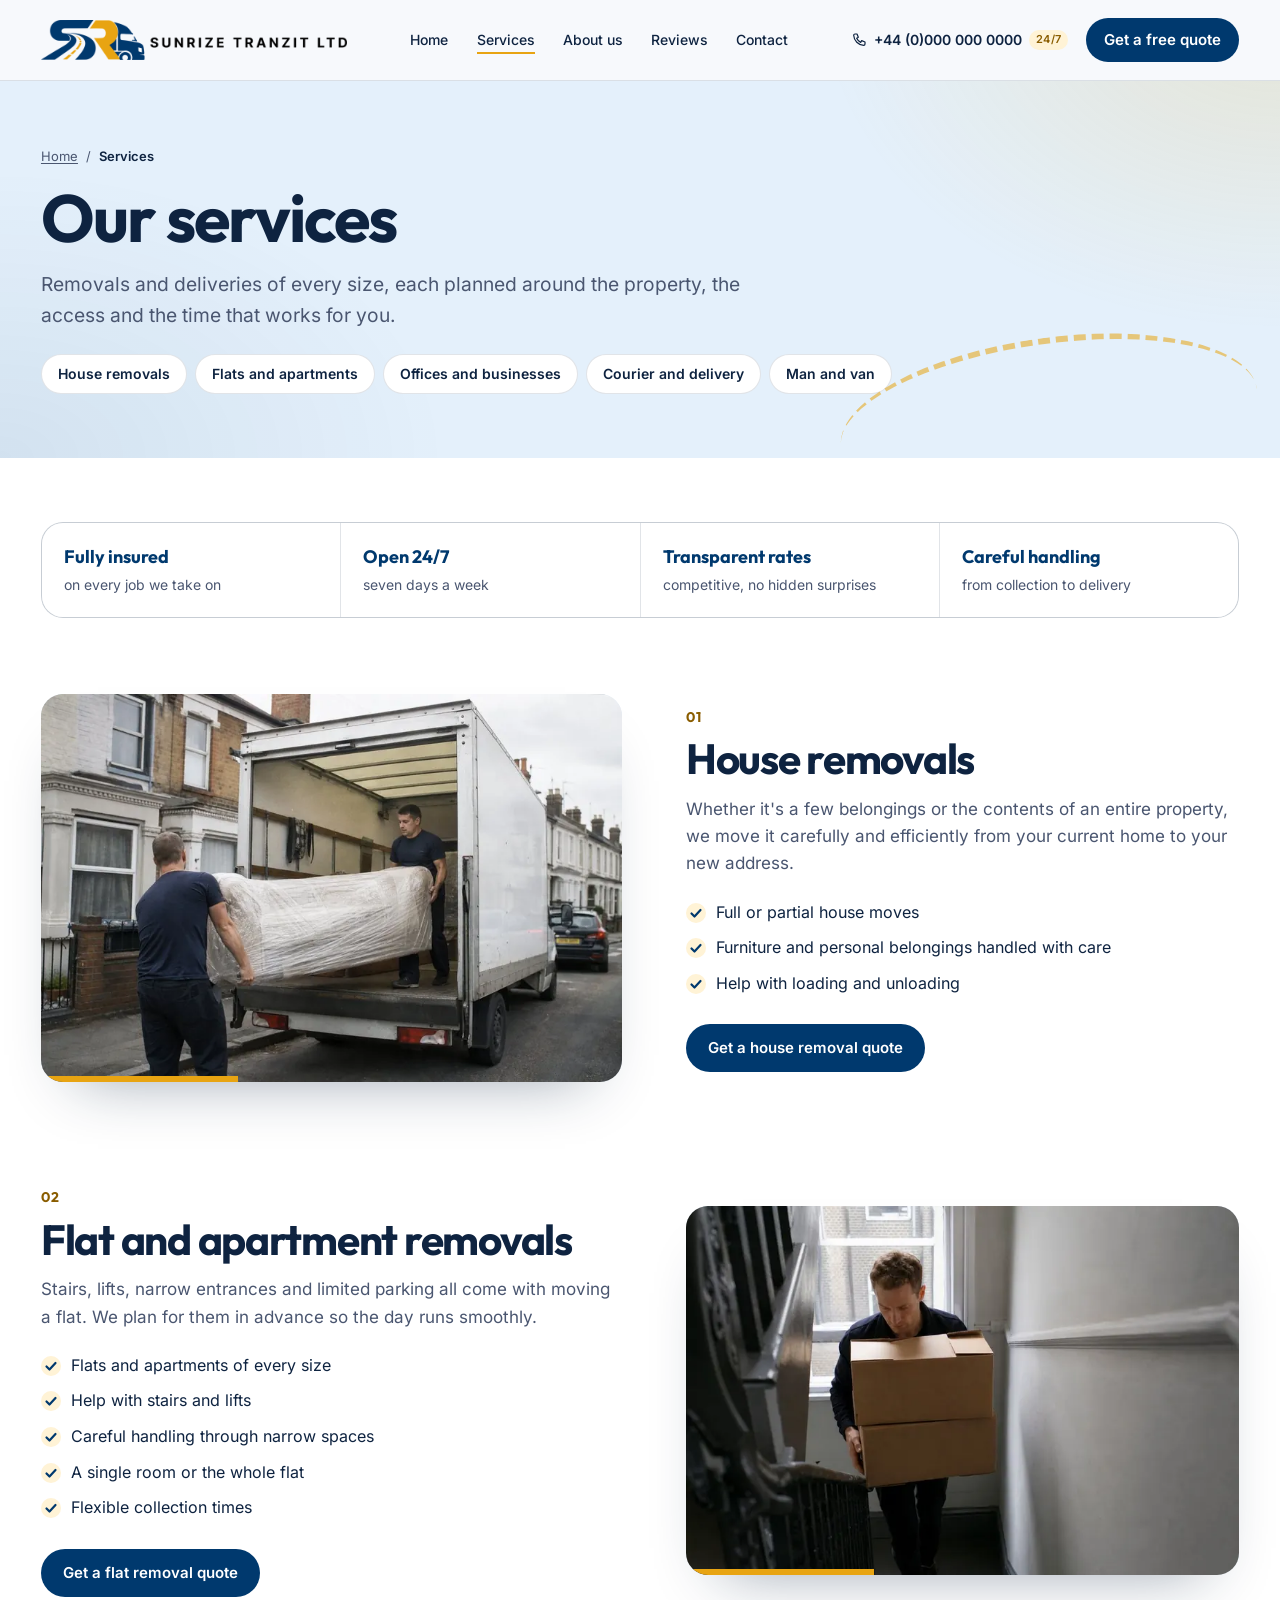
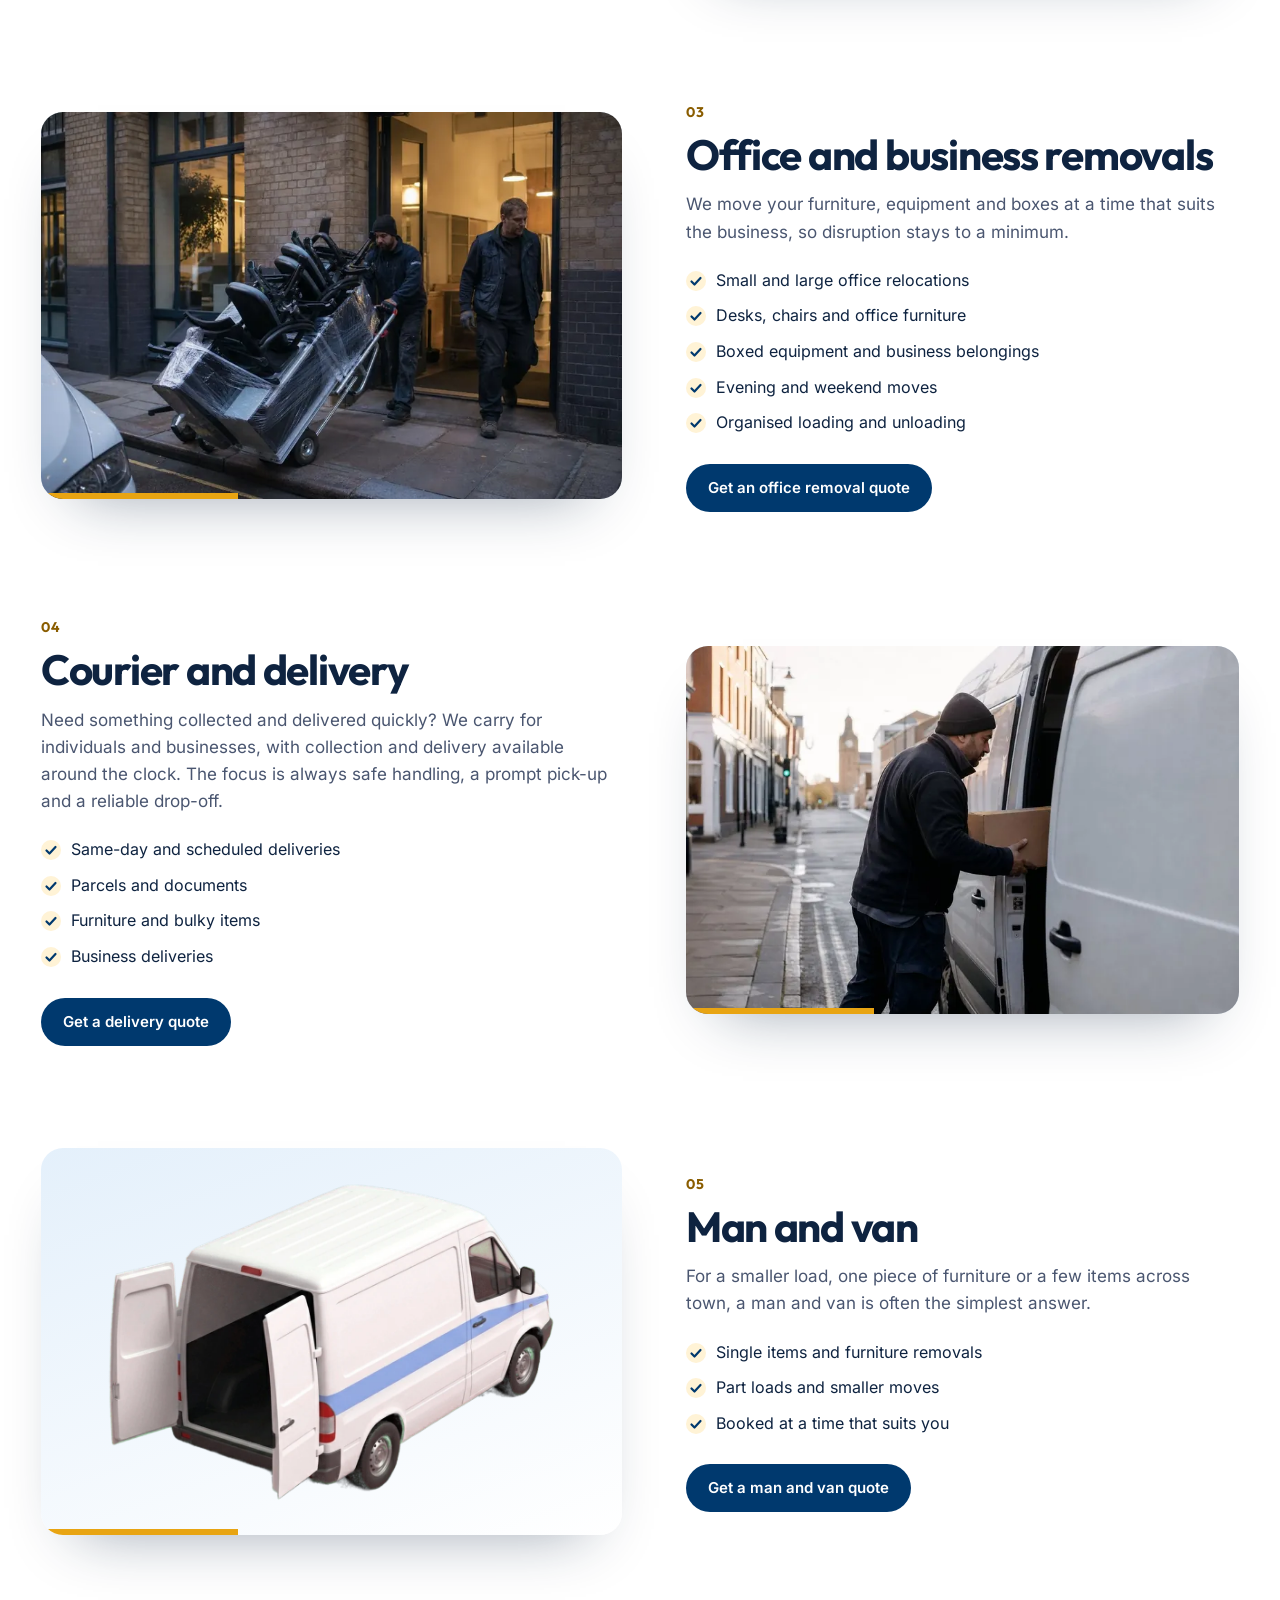
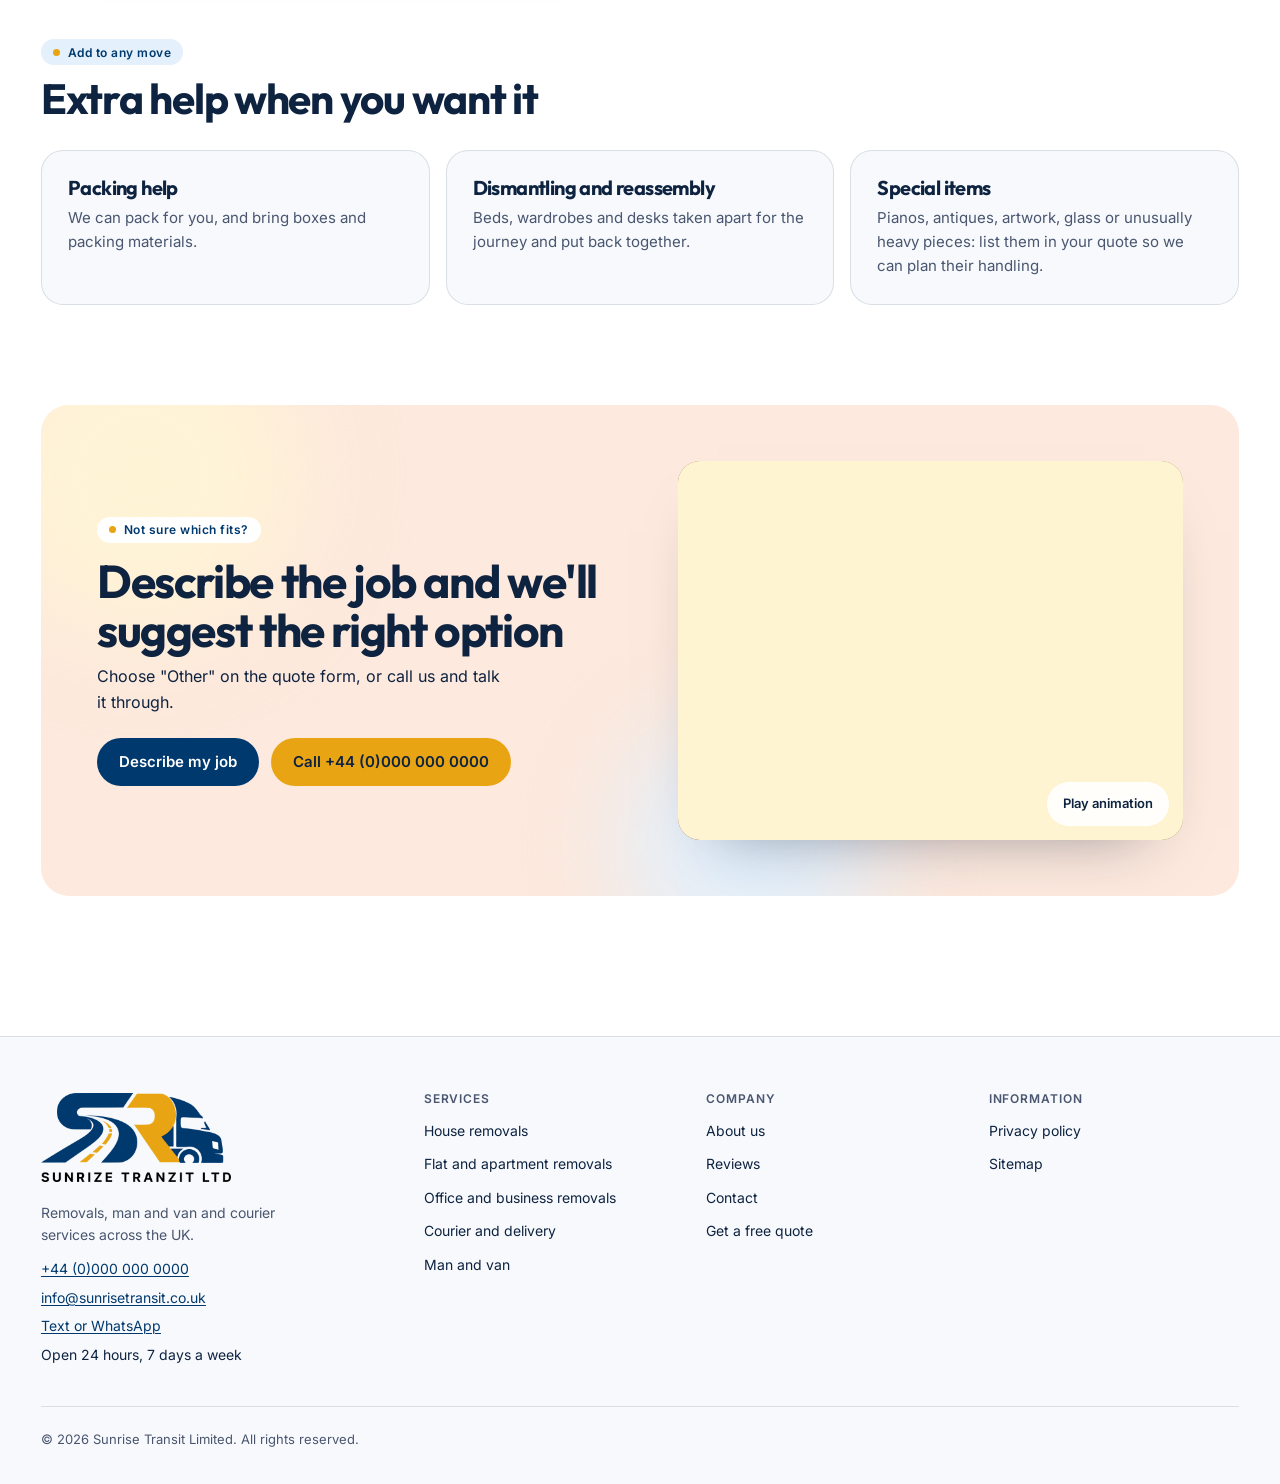
<file: services.html>
<!DOCTYPE html>
<html lang="en-GB">
<head>
  <meta charset="utf-8">
  <meta name="viewport" content="width=device-width, initial-scale=1, viewport-fit=cover">
  <title>Our services | House, flat and office removals, courier | Sunrise Transit Limited</title>
  <meta name="description" content="House and flat removals, office relocations, courier and delivery, and man and van services. Packing help, furniture dismantling and reassembly on request.">
  <link rel="canonical" href="https://www.sunrisetransit.co.uk/services.html">
  <meta name="color-scheme" content="only light">
  <meta name="theme-color" content="#f7f9fc">
  <meta property="og:type" content="website">
  <meta property="og:site_name" content="Sunrise Transit Limited">
  <meta property="og:title" content="Our services | House, flat and office removals, courier | Sunrise Transit Limited">
  <meta property="og:description" content="House and flat removals, office relocations, courier and delivery, and man and van services. Packing help, furniture dismantling and reassembly on request.">
  <meta property="og:url" content="https://www.sunrisetransit.co.uk/services.html">
  <meta property="og:image" content="https://www.sunrisetransit.co.uk/assets/img/og-image.jpg">
  <link rel="icon" href="assets/img/brand/favicon.png" type="image/png">
  <link rel="apple-touch-icon" href="assets/img/brand/apple-touch-icon.png">
  <link rel="preload" href="assets/fonts/outfit.woff2" as="font" type="font/woff2" crossorigin>
  <link rel="preload" href="assets/fonts/inter.woff2" as="font" type="font/woff2" crossorigin>

  <link rel="stylesheet" href="css/tokens.css">
  <link rel="stylesheet" href="css/base.css">
  <link rel="stylesheet" href="css/layout.css">
  <link rel="stylesheet" href="css/pages.css">
  <link rel="stylesheet" href="css/motion.css">
  <!-- Plain scripts that share one namespace (window.Sunrise), so the site also works
       when a page is opened straight from the folder. -->
  <script defer src="js/config.js"></script>
  <script defer src="js/manifests.js"></script>
  <script defer src="js/smooth-scroll.js"></script>
  <script defer src="js/frames.js"></script>
  <script defer src="js/ui.js"></script>
  <script defer src="js/protect.js"></script>
  <script defer src="js/main.js"></script>
</head>
<body class="page">
  <a class="skip-link" href="#main">Skip to content</a>

  <header class="nav" id="nav">
    <a class="brand" href="index.html" aria-label="Sunrise Transit Limited, home">
      <img src="assets/img/brand/logo.webp" width="1532" height="200" alt="Sunrise Transit Limited">
    </a>

    <nav aria-label="Main">
      <ul class="nav-menu" id="nav-menu">
        <li><a href="index.html">Home</a></li>
        <li><a href="services.html" aria-current="page">Services</a></li>
        <li><a href="about.html">About us</a></li>
        <li><a href="reviews.html">Reviews</a></li>
        <li><a href="contact.html">Contact</a></li>
        <li class="menu-extra"><a class="btn btn-primary" href="quote.html">Get a free quote</a></li>
      </ul>
    </nav>

    <div class="nav-right">
      <a class="nav-phone" href="tel:+440000000000">
        <svg viewBox="0 0 24 24" aria-hidden="true" fill="none" stroke="currentColor" stroke-width="1.8" stroke-linecap="round" stroke-linejoin="round"><path d="M6 3h3l2 5-2.5 1.5a12 12 0 0 0 6 6L16 13l5 2v3a2 2 0 0 1-2 2A16 16 0 0 1 4 5a2 2 0 0 1 2-2Z"></path></svg>
        <span>+44 (0)000 000 0000</span><span class="pill-247">24/7</span>
      </a>
      <a class="btn btn-primary" href="quote.html">Get a free quote</a>
      <button class="nav-burger" id="nav-burger" aria-expanded="false" aria-controls="nav-menu">Menu</button>
    </div>
  </header>

  <main id="main">
    <!-- ========== PAGE HERO ========== -->
    <section class="page-hero" aria-labelledby="page-h">
      <nav class="crumbs" aria-label="Breadcrumb"><a href="index.html">Home</a><span aria-hidden="true">/</span><span aria-current="page">Services</span></nav>
      <h1 id="page-h">Our services</h1>
      <p class="lead">Removals and deliveries of every size, each planned around the property, the access and the time that works for you.</p>
      <ul class="jump" aria-label="Jump to a service">
        <li><a href="#house">House removals</a></li>
        <li><a href="#flat">Flats and apartments</a></li>
        <li><a href="#office">Offices and businesses</a></li>
        <li><a href="#courier">Courier and delivery</a></li>
        <li><a href="#man-and-van">Man and van</a></li>
      </ul>
    </section>

    <div class="page-body">
      <!-- what every job has, said once -->
      <ul class="every-job reveal" aria-label="On every job">
        <li><b>Fully insured</b><span>on every job we take on</span></li>
        <li><b>Open 24/7</b><span>seven days a week</span></li>
        <li><b>Transparent rates</b><span>competitive, no hidden surprises</span></li>
        <li><b>Careful handling</b><span>from collection to delivery</span></li>
      </ul>

      <!-- ========== SERVICES ========== -->
      <article class="svc reveal" id="house" aria-labelledby="house-h">
        <figure class="svc-media">
          <img src="assets/img/photos/house-1400.webp" srcset="assets/img/photos/house-800.webp 800w, assets/img/photos/house-1400.webp 1400w"
               sizes="(max-width: 820px) 100vw, 46vw" width="1400" height="930" loading="lazy"
               alt="Two movers loading a wrapped mattress into a removal lorry outside a terraced house">
        </figure>
        <div class="svc-copy">
          <span class="svc-num">01</span>
          <h2 id="house-h">House removals</h2>
          <p>Whether it's a few belongings or the contents of an entire property, we move it carefully and efficiently from your current home to your new address.</p>
          <ul class="ticks">
            <li>Full or partial house moves</li>
            <li>Furniture and personal belongings handled with care</li>
            <li>Help with loading and unloading</li>
          </ul>
          <a class="btn btn-primary" href="quote.html?service=house">Get a house removal quote</a>
        </div>
      </article>

      <article class="svc svc-flip reveal" id="flat" aria-labelledby="flat-h">
        <figure class="svc-media">
          <img src="assets/img/photos/flat-1400.webp" srcset="assets/img/photos/flat-800.webp 800w, assets/img/photos/flat-1400.webp 1400w"
               sizes="(max-width: 820px) 100vw, 46vw" width="1400" height="933" loading="lazy"
               alt="A mover carrying two boxes down the staircase of a block of flats">
        </figure>
        <div class="svc-copy">
          <span class="svc-num">02</span>
          <h2 id="flat-h">Flat and apartment removals</h2>
          <p>Stairs, lifts, narrow entrances and limited parking all come with moving a flat. We plan for them in advance so the day runs smoothly.</p>
          <ul class="ticks">
            <li>Flats and apartments of every size</li>
            <li>Help with stairs and lifts</li>
            <li>Careful handling through narrow spaces</li>
            <li>A single room or the whole flat</li>
            <li>Flexible collection times</li>
          </ul>
          <a class="btn btn-primary" href="quote.html?service=flat">Get a flat removal quote</a>
        </div>
      </article>

      <article class="svc reveal" id="office" aria-labelledby="office-h">
        <figure class="svc-media">
          <img src="assets/img/photos/office-1400.webp" srcset="assets/img/photos/office-800.webp 800w, assets/img/photos/office-1400.webp 1400w"
               sizes="(max-width: 820px) 100vw, 46vw" width="1400" height="933" loading="lazy"
               alt="Two movers wheeling a trolley of wrapped office chairs out of a business at dusk">
        </figure>
        <div class="svc-copy">
          <span class="svc-num">03</span>
          <h2 id="office-h">Office and business removals</h2>
          <p>We move your furniture, equipment and boxes at a time that suits the business, so disruption stays to a minimum.</p>
          <ul class="ticks">
            <li>Small and large office relocations</li>
            <li>Desks, chairs and office furniture</li>
            <li>Boxed equipment and business belongings</li>
            <li>Evening and weekend moves</li>
            <li>Organised loading and unloading</li>
          </ul>
          <a class="btn btn-primary" href="quote.html?service=office">Get an office removal quote</a>
        </div>
      </article>

      <article class="svc svc-flip reveal" id="courier" aria-labelledby="courier-h">
        <figure class="svc-media">
          <img src="assets/img/photos/courier-1400.webp" srcset="assets/img/photos/courier-800.webp 800w, assets/img/photos/courier-1400.webp 1400w"
               sizes="(max-width: 820px) 100vw, 46vw" width="1400" height="933" loading="lazy"
               alt="A courier loading a parcel into the side door of a white van on a city street">
        </figure>
        <div class="svc-copy">
          <span class="svc-num">04</span>
          <h2 id="courier-h">Courier and delivery</h2>
          <p>Need something collected and delivered quickly? We carry for individuals and businesses, with collection and delivery available around the clock. The focus is always safe handling, a prompt pick-up and a reliable drop-off.</p>
          <ul class="ticks">
            <li>Same-day and scheduled deliveries</li>
            <li>Parcels and documents</li>
            <li>Furniture and bulky items</li>
            <li>Business deliveries</li>
          </ul>
          <a class="btn btn-primary" href="quote.html?service=courier">Get a delivery quote</a>
        </div>
      </article>

      <article class="svc reveal" id="man-and-van" aria-labelledby="mv-h">
        <figure class="svc-media svc-cutout">
          <img src="assets/img/service-5.webp" width="1000" height="715" loading="lazy" alt="A white van with its back doors open">
        </figure>
        <div class="svc-copy">
          <span class="svc-num">05</span>
          <h2 id="mv-h">Man and van</h2>
          <p>For a smaller load, one piece of furniture or a few items across town, a man and van is often the simplest answer.</p>
          <ul class="ticks">
            <li>Single items and furniture removals</li>
            <li>Part loads and smaller moves</li>
            <li>Booked at a time that suits you</li>
          </ul>
          <a class="btn btn-primary" href="quote.html?service=manvan">Get a man and van quote</a>
        </div>
      </article>

      <!-- ========== EXTRAS ========== -->
      <section class="extras reveal" aria-labelledby="extras-h">
        <div class="extras-head">
          <span class="chip">Add to any move</span>
          <h2 id="extras-h">Extra help when you want it</h2>
        </div>
        <div class="extras-grid">
          <div class="extra">
            <h3>Packing help</h3>
            <p>We can pack for you, and bring boxes and packing materials.</p>
          </div>
          <div class="extra">
            <h3>Dismantling and reassembly</h3>
            <p>Beds, wardrobes and desks taken apart for the journey and put back together.</p>
          </div>
          <div class="extra">
            <h3>Special items</h3>
            <p>Pianos, antiques, artwork, glass or unusually heavy pieces: list them in your quote so we can plan their handling.</p>
          </div>
        </div>
      </section>

      <!-- ========== CTA ========== -->
      <section class="cta" id="cta" aria-labelledby="cta-h">
        <span class="cta-blob b1" aria-hidden="true"></span>
        <span class="cta-blob b2" aria-hidden="true"></span>
        <div>
          <span class="chip">Not sure which fits?</span>
          <h2 id="cta-h">Describe the job and we'll suggest the right option</h2>
          <p>Choose "Other" on the quote form, or call us and talk it through.</p>
          <div class="cta-actions">
            <a class="btn btn-primary" href="quote.html?service=other">Describe my job</a>
            <a class="btn btn-sun" href="tel:+440000000000">Call +44 (0)000 000 0000</a>
          </div>
        </div>
        <div class="cta-figure">
          <div class="cta-frame">
            <canvas id="loop-canvas" aria-label="A gently looping scene of a sunny room with a box and a plant"></canvas>
            <button class="loop-btn" id="loop-btn" aria-pressed="false">Pause animation</button>
          </div>
        </div>
      </section>
    </div>

    <footer class="footer">
      <div class="footer-top">
        <div class="footer-brand">
          <a class="brand-foot" href="index.html" aria-label="Sunrise Transit Limited, home">
            <img src="assets/img/brand/logo-stacked.webp" width="599" height="282" alt="Sunrise Transit Limited" loading="lazy">
          </a>
          <p class="footer-tag">Removals, man and van and courier services across the UK.</p>
          <div class="footer-contact">
            <a href="tel:+440000000000">+44 (0)000 000 0000</a>
            <a href="mailto:info@sunrisetransit.co.uk">info@sunrisetransit.co.uk</a>
            <a href="https://wa.me/440000000000" rel="noopener">Text or WhatsApp</a>
            <span>Open 24 hours, 7 days a week</span>
          </div>
        </div>
        <div>
          <h3>Services</h3>
          <ul>
            <li><a href="services.html#house">House removals</a></li>
            <li><a href="services.html#flat">Flat and apartment removals</a></li>
            <li><a href="services.html#office">Office and business removals</a></li>
            <li><a href="services.html#courier">Courier and delivery</a></li>
            <li><a href="services.html#man-and-van">Man and van</a></li>
          </ul>
        </div>
        <div>
          <h3>Company</h3>
          <ul>
            <li><a href="about.html">About us</a></li>
            <li><a href="reviews.html">Reviews</a></li>
            <li><a href="contact.html">Contact</a></li>
            <li><a href="quote.html">Get a free quote</a></li>
          </ul>
        </div>
        <div>
          <h3>Information</h3>
          <ul>
            <li><a href="privacy.html">Privacy policy</a></li>
            <li><a href="sitemap.xml">Sitemap</a></li>
          </ul>
        </div>
      </div>
      <p class="footer-bottom">&copy; <span data-year>2026</span> Sunrise Transit Limited. All rights reserved.</p>
    </footer>
  </main>

  <div class="mobile-bar" id="mobile-bar">
    <a class="btn btn-sun" href="tel:+440000000000"><svg viewBox="0 0 24 24" aria-hidden="true" fill="none" stroke="currentColor" stroke-width="1.8" stroke-linecap="round" stroke-linejoin="round"><path d="M6 3h3l2 5-2.5 1.5a12 12 0 0 0 6 6L16 13l5 2v3a2 2 0 0 1-2 2A16 16 0 0 1 4 5a2 2 0 0 1 2-2Z"></path></svg> Call 24/7</a>
    <a class="btn btn-primary" href="quote.html">Free quote</a>
  </div>
</body>
</html>
</file>
<file: css/tokens.css>
/* tokens.css — every colour, font, size and timing in one place.
   Sunrise Transit brand: navy #00396e and gold #e8a412 from the logo, on light surfaces only.
   Palette is light-only by design. Contrast pairs are noted against the surface they sit on. */

@font-face {
  font-family: "Outfit";
  src: url("../assets/fonts/outfit.woff2") format("woff2");
  font-weight: 600 700;
  font-style: normal;
  font-display: swap;
}
@font-face {
  font-family: "Inter";
  src: url("../assets/fonts/inter.woff2") format("woff2");
  font-weight: 400 600;
  font-style: normal;
  font-display: swap;
}

:root {
  color-scheme: only light;

  /* surfaces */
  --page: #f7f9fc;          /* page */
  --paper: #ffffff;         /* panels, cards */
  --sky: #e4f0fb;           /* story stage and image backdrops */
  --sun: #fff3d6;           /* warm gold tint */
  --mint: #e3f4ec;          /* section tint */
  --peach: #fde9dd;         /* section tint */

  /* ink */
  --ink: #0e2340;           /* navy-black text: 15.6:1 on page */
  --ink2: #4a5670;          /* 7.0:1 on page, 6.3:1 on peach */
  --blue: #00396e;          /* Sunrise navy (from the logo); white text on it: 11.6:1 */
  --blue-ink: #00396e;      /* links and accents: 11.0:1 on page */
  --sunny: #e8a412;         /* Sunrise gold (from the logo); navy text on it: 5.4:1 */
  --gold-ink: #8a5d00;      /* gold for small text on light surfaces: 5.2:1 on the warm tint */
  --leaf: #1b6e4f;          /* icons and small details only */

  /* lines and glass */
  --line: rgba(14, 35, 64, .12);
  --glass: rgba(255, 255, 255, .62);

  /* type */
  --display: "Outfit", system-ui, sans-serif;
  --sans: "Inter", system-ui, sans-serif;

  /* motion */
  --ease: cubic-bezier(.22, 1, .36, 1);
  --ease-spring: cubic-bezier(.34, 1.56, .64, 1);

  /* space */
  --radius: 22px;
  --radius-sm: 12px;
  /* side padding grows on wide screens so every section shares one centred content
     column of at most --maxw (the story overlays and the nav line up with it too) */
  --maxw: 1440px;
  --pad: max(clamp(18px, 3.2vw, 46px), calc((100vw - var(--maxw)) / 2));
}

/* very large monitors: a slightly wider column */
@media (min-width: 2200px) { :root { --maxw: 1640px; } }
</file>
<file: css/base.css>
/* base.css — reset, type, buttons, forms, focus, chips. */

*,
*::before,
*::after { box-sizing: border-box; }

* { margin: 0; padding: 0; }

html,
body {
  background: var(--page);
  color: var(--ink);
  font: 400 16px/1.6 var(--sans);
  -webkit-font-smoothing: antialiased;
}

body { overflow-x: clip; }

h1, h2, h3, h4 {
  font-family: var(--display);
  font-weight: 700;
  line-height: 1.06;
  letter-spacing: -.03em;
}

p { text-wrap: pretty; }

a { color: var(--blue-ink); text-decoration-thickness: 1px; text-underline-offset: 2px; }

img, canvas, video {
  display: block;
  max-width: 100%;
  -webkit-user-drag: none;
  -webkit-touch-callout: none;
  user-select: none;
}

button, input, select, textarea { font: inherit; color: inherit; }
button { background: none; border: 0; cursor: pointer; }

:focus-visible {
  outline: 3px solid var(--blue);
  outline-offset: 3px;
}

.sr-only {
  position: absolute;
  width: 1px; height: 1px;
  padding: 0; margin: -1px;
  overflow: hidden;
  clip: rect(0 0 0 0);
  white-space: nowrap;
  border: 0;
}

.skip-link {
  position: fixed;
  left: 16px;
  top: -80px;
  z-index: 100;
  padding: 12px 18px;
  border-radius: var(--radius-sm);
  background: var(--blue);
  color: #fff;
  font-weight: 600;
  transition: top .2s var(--ease);
}
.skip-link:focus { top: 16px; }

/* ---------- chips ---------- */
.chip {
  display: inline-flex;
  align-items: center;
  gap: 8px;
  height: 26px;
  padding: 0 12px;
  border-radius: 999px;
  background: var(--sky);
  color: var(--blue-ink);
  font-size: 12px;
  font-weight: 600;
  letter-spacing: .04em;
  white-space: nowrap;
}
.chip::before {
  content: "";
  width: 7px; height: 7px;
  border-radius: 50%;
  background: var(--sunny);
  flex: none;
}

/* ---------- buttons ---------- */
.btn {
  display: inline-flex;
  align-items: center;
  justify-content: center;
  gap: 8px;
  height: 48px;
  padding: 0 22px;
  border-radius: 999px;
  font-weight: 600;
  font-size: 15px;
  text-decoration: none;
  white-space: nowrap;
  transition: transform .25s var(--ease), box-shadow .25s var(--ease);
}
.btn-primary { background: var(--blue); color: #fff; }
.btn-sun { background: var(--sunny); color: var(--ink); }
.btn:hover {
  transform: translateY(-2px);
  box-shadow: 0 12px 26px -12px rgba(20, 33, 61, .45);
}
.btn:active { transform: scale(.98); }

/* ---------- forms ---------- */
label { display: block; font-size: 13px; font-weight: 600; color: var(--ink); margin-bottom: 6px; }

.field {
  width: 100%;
  height: 48px;
  padding: 0 14px;
  border: 1px solid var(--line);
  border-radius: var(--radius-sm);
  background: var(--paper);
  font-size: 16px;
}
select.field { appearance: none; background-image: none; cursor: pointer; }
.field:focus-visible { outline: 3px solid var(--blue); outline-offset: 2px; }
</file>
<file: css/layout.css>
/* layout.css — nav, story layers, panel, ring, steps, quote, stats, reviews, FAQ, footer. */

.wrap { padding-inline: var(--pad); }

/* ================= nav ================= */
.nav {
  position: fixed;
  inset: 0 0 auto 0;
  z-index: 50;
  display: grid;
  grid-template-columns: 1fr auto 1fr;
  align-items: center;
  padding: 18px var(--pad);
  transition: background .4s var(--ease), border-color .4s var(--ease);
  border-bottom: 1px solid transparent;
}
.nav.is-scrolled {
  /* solid, not a backdrop blur: the bar sits over the moving hero for the whole story,
     and blurring a picture that changes every frame is expensive */
  background: rgba(247, 249, 252, .95);
  border-bottom-color: var(--line);
}
.brand {
  display: inline-flex;
  align-items: center;
  gap: 10px;
  color: var(--ink);
  text-decoration: none;
  font-family: var(--display);
  font-weight: 700;
  font-size: 21px;
  letter-spacing: -.02em;
}
.brand svg { width: 30px; height: 30px; flex: none; }

.nav-menu { display: flex; gap: 30px; list-style: none; }
.nav-menu a {
  position: relative;
  padding: 6px 0;
  color: var(--ink);
  text-decoration: none;
  font-size: 14px;
  font-weight: 500;
}
.nav-menu a::after {
  content: "";
  position: absolute;
  left: 0; right: 0; bottom: 0;
  height: 2px;
  background: var(--sunny);
  transform: scaleX(0);
  transform-origin: left;
  transition: transform .35s var(--ease);
}
.nav-menu a:hover::after { transform: scaleX(1); }

.nav-right { display: flex; align-items: center; gap: 18px; justify-self: end; }
.nav-phone {
  display: inline-flex;
  align-items: center;
  gap: 7px;
  color: var(--ink);
  text-decoration: none;
  font-size: 14px;
  font-weight: 600;
}
.nav-phone svg { width: 16px; height: 16px; }
.nav .btn { height: 44px; padding: 0 18px; }

.nav-progress {
  position: fixed;
  top: 0; left: 0;
  z-index: 51;
  height: 3px;
  width: 100%;
  background: var(--sunny);
  transform: scaleX(0);
  transform-origin: left;
  opacity: 0;
  transition: opacity .3s linear;
  pointer-events: none;
}
.nav-progress.is-on { opacity: 1; }

.nav-burger {
  display: none;
  align-items: center;
  justify-content: center;
  min-width: 44px; height: 44px;
  padding: 0 14px;
  border-radius: 999px;
  border: 1px solid var(--line);
  background: var(--paper);
  font-size: 14px;
  font-weight: 600;
}

/* ================= story ================= */
.story {
  position: relative;
  height: 620vh;
}
.stage {
  position: sticky;
  top: 0;
  height: 100svh;
  overflow: hidden;
  background: var(--sky);
}
.cam {
  position: absolute;
  inset: -4% -3% -3%;
  will-change: transform;
  transform: translate3d(0, 0, 0);
  backface-visibility: hidden;
}
.cam canvas.is-soft { image-rendering: auto; }
.cam canvas,
.cam .plate {
  position: absolute;
  inset: 0;
  width: 100%; height: 100%;
  object-fit: cover;
}
.cam .plate { z-index: 1; }
.cam .plate.is-done { display: none; }
.cam-front { z-index: 4; pointer-events: none; }
.cam-front img { position: absolute; inset: 0; width: 100%; height: 100%; object-fit: cover; }

.clouds {
  position: absolute;
  inset: 0 0 auto 0;
  height: 46%;
  z-index: 2;
  pointer-events: none;
  background:
    radial-gradient(38% 20% at 24% 16%, rgba(255,255,255,.55), transparent 72%),
    radial-gradient(26% 15% at 82% 10%, rgba(255,255,255,.42), transparent 72%);
  animation: drift 22s ease-in-out infinite alternate;
  will-change: transform;
  transform: translate3d(0, 0, 0);
  backface-visibility: hidden;
  contain: strict;
}

.layer {
  position: absolute;
  inset: 0;
  z-index: 10;
  pointer-events: none;
  transform: translate3d(0, 0, 0);
}
.layer > * { pointer-events: none; }
.layer a, .layer button, .layer .hot { pointer-events: auto; }
.layer.is-hidden { visibility: hidden; }

/* L0 hero copy */
.hero-copy {
  position: absolute;
  left: 0; right: 0;
  padding-inline: 12px;
  text-align: center;
  display: flex;
  flex-direction: column;
  align-items: center;
}
.hero-copy .chip { margin-bottom: 18px; }
.hero-line {
  display: block;
  overflow: hidden;
  padding-bottom: .06em;
  white-space: nowrap;
}
.hero-line span {
  display: inline-block;
  transform: translateY(105%);
  font-family: var(--display);
  font-weight: 700;
  line-height: .92;
  letter-spacing: -.04em;
  color: var(--ink);
  text-shadow: 0 0 40px rgba(255, 255, 255, .7);
  font-size: var(--hero-fs, clamp(44px, 8vw, 176px));
}
.hero-line span.is-in {
  transform: none;
  transition: transform 1.1s cubic-bezier(.2, .8, .2, 1) .15s;
}
.hero-actions {
  display: flex;
  gap: 12px;
  margin-top: 22px;
  transition: opacity .4s linear;
}

/* L1 badge / caption / hint */
.hero-badge { position: absolute; left: 55%; top: 63%; display: flex; flex-direction: column; gap: 8px; }
.hero-badge .chip { align-self: flex-start; }
.badge-line {
  padding: 6px 12px 6px 24px;   /* the tick runs down the left of the text, not through it */
  border-radius: 999px;
  background: rgba(255,255,255,.94);
  box-shadow: 0 6px 18px -8px rgba(24,44,84,.35);
  font-size: 12px;
  font-weight: 600;
  color: var(--ink);
  white-space: nowrap;
}
.badge-tick {
  position: absolute;
  left: 14px; top: 26px;
  width: 1px; height: 26px;
  background: var(--blue);
}
.caption {
  position: absolute;
  left: 34px; bottom: 34px;
  max-width: 300px;
  padding: 10px 14px 10px 16px;
  border-left: 2px solid var(--sunny);
  border-radius: 0 12px 12px 0;
  background: rgba(255,255,255,.72);
  backdrop-filter: blur(6px);
  -webkit-backdrop-filter: blur(6px);
  font-size: 13px;
  line-height: 1.7;
  color: var(--ink2);
}
.scroll-hint {
  position: absolute;
  right: 34px; bottom: 36px;
  display: flex;
  align-items: center;
  gap: 10px;
  font-size: 12px;
  font-weight: 600;
  letter-spacing: .08em;
  color: var(--ink2);
}
.hint-ring {
  width: 22px; height: 22px;
  border: 1.5px solid var(--ink2);
  border-radius: 50%;
  display: grid;
  place-items: center;
}
.hint-ring svg { width: 10px; height: 10px; animation: nudge 1.6s ease-in-out infinite; }

/* floating objects */
.float {
  position: absolute;
  contain: layout paint;
  will-change: transform;
  transform: translate3d(0, 0, 0);
}
.float .bob {
  position: absolute; inset: 0;
  animation: bob 7s ease-in-out infinite alternate;
}
.float img { width: 100%; height: auto; display: block; }
.f1 { left: 5%; top: 18%; width: 8vw; }
.f2 { left: 82%; top: 58%; width: 8.5vw; }
.f3 { left: 70%; top: 10%; width: 5vw; }
.f1 .bob { animation-duration: 6s; }
.f2 .bob { animation-duration: 8.5s; animation-delay: -3s; }
.f3 .bob { animation-duration: 7.5s; animation-delay: -1.5s; }

/* L2 promise: a light card, so the words never sit straight on the moving picture */
.promise {
  position: absolute;
  left: var(--pad);
  top: 50%;
  transform: translateY(-50%);
  width: min(600px, 46vw);
  color: var(--ink);
  opacity: 0;
  will-change: opacity;
}
.promise-in {
  padding: clamp(20px, 2.3vw, 34px) clamp(22px, 2.6vw, 38px);
  border-radius: 24px;
  background: rgba(255,255,255,.93);
  border: 1px solid rgba(255,255,255,.9);
  box-shadow: 0 24px 60px -28px rgba(24,44,84,.45), 0 2px 8px rgba(24,44,84,.06);
  will-change: transform;
}
.promise .chip { margin-bottom: 12px; }
.promise h2 {
  font-size: clamp(30px, 3.7vw, 56px);
  line-height: 1.02;
  letter-spacing: -.035em;
  margin: 14px 0 12px;
}
.promise h2 .w {
  display: inline-block;
  will-change: transform, opacity;
  transform: translate3d(0, 0, 0);
}
.promise p { font-size: 17px; color: var(--ink2); max-width: 44ch; margin: 0; }

/* L3 moving day */
.moving-day {
  position: absolute;
  left: var(--pad);
  top: 15vh;
  width: min(540px, 46vw);
}
.md-glass {
  padding: 18px 22px;
  border-radius: 18px;
  background: rgba(255,255,255,.72);
  transition: background .3s linear;
}
.md-glass.is-still {
  background: var(--glass);
  backdrop-filter: blur(12px);
  -webkit-backdrop-filter: blur(12px);
}
.moving-day p {
  font-family: var(--sans);
  font-weight: 600;
  font-size: clamp(20px, 1.9vw, 28px);
  line-height: 1.25;
  letter-spacing: -.01em;
  color: var(--ink);
}
.moving-day .w { display: inline-block; will-change: opacity; }

.hot {
  position: absolute;
  left: var(--hx, 50%);
  top: var(--hy, 40%);
  display: flex;
  align-items: center;
  gap: 8px;
  min-width: 44px;
  min-height: 44px;
  padding: 0;
  transform-origin: left center;
}
/* near the right edge the label opens to the left of the dot */
.hot.flip {
  left: auto;
  right: var(--hr, 50%);
  flex-direction: row-reverse;
  transform-origin: right center;
}
.hot.flip .hot-value { margin-left: 0; }
/* placed off the visible picture or under the moving-day card (story.js) */
.hot.is-off { display: none; }
.hot-dot {
  position: relative;
  width: 24px; height: 24px;
  flex: none;
  border-radius: 50%;
  background: var(--blue);
  box-shadow: 0 0 0 4px rgba(255,255,255,.8);
  display: grid;
  place-items: center;
  transition: transform .25s var(--ease-spring);
}
.hot-dot::before,
.hot-dot::after {
  content: "";
  position: absolute;
  background: #fff;
}
.hot-dot::before { width: 10px; height: 2px; }
.hot-dot::after { width: 2px; height: 10px; }
.hot:hover .hot-dot, .hot.on .hot-dot { transform: scale(1.15); }
.hot-dot::selection { background: transparent; }
.hot-ping {
  position: absolute;
  inset: 0;
  border-radius: 50%;
  animation: ping 2.4s ease-out infinite;
}
.hot-label {
  padding: 6px 10px;
  border-radius: 10px;
  background: rgba(255,255,255,.94);
  box-shadow: 0 6px 18px -10px rgba(20,33,61,.35);
  font-size: 13px;
  font-weight: 600;
  color: var(--ink);
  white-space: nowrap;
}
.hot-value {
  display: block;
  max-height: 0;
  max-width: 0;
  overflow: hidden;
  font-style: normal;
  font-size: 13px;
  font-weight: 600;
  color: var(--blue-ink);
  background: rgba(255,255,255,.85);
  border-radius: 10px;
  white-space: nowrap;
  transition: max-height .45s var(--ease), max-width .45s var(--ease), padding .45s var(--ease), margin .45s var(--ease);
}
.hot:hover .hot-value,
.hot:focus-visible .hot-value,
.hot.on .hot-value {
  max-height: 40px;
  max-width: 260px;
  padding: 6px 10px;
  margin-left: 2px;
}

/* L4 record */
.record {
  position: absolute;
  left: var(--pad);
  top: 14vh;
  max-width: 420px;
}
.record .chip { margin-bottom: 12px; }
.record h2 {
  font-size: clamp(26px, 2.4vw, 38px);
  line-height: 1.08;
  text-shadow: 0 0 26px rgba(255,255,255,.85);
}
.record-card {
  position: absolute;
  left: var(--pad);
  top: 40vh;
  width: 280px;
  padding: 20px;
  border-radius: 18px;
  background: rgba(255,255,255,.72);
  border: 1px solid rgba(255,255,255,.9);
  box-shadow: 0 24px 60px -30px rgba(20,33,61,.35);
  transform-origin: 0 50%;
}
.record-card.is-still {
  background: var(--glass);
  backdrop-filter: blur(16px) saturate(1.2);
  -webkit-backdrop-filter: blur(16px) saturate(1.2);
}
.record-card h4 { font-size: 15px; letter-spacing: -.01em; }
.record-card .note { font-size: 12px; color: var(--ink2); }
.record-num {
  font-family: var(--display);
  font-weight: 700;
  font-size: 48px;
  line-height: 1.1;
  letter-spacing: -.03em;
  color: var(--blue-ink);
  font-variant-numeric: tabular-nums;
}
.record-card svg { width: 100%; height: auto; margin: 4px 0 2px; }
.record-foot { font-size: 12px; color: var(--ink2); }
.record-demo { position: absolute; left: var(--pad); top: calc(40vh + 300px); font-size: 12px; color: var(--ink2); }

.included {
  position: absolute;
  right: var(--pad);
  top: 30vh;
  width: min(400px, 34vw);
  padding: 6px 18px;
  border-radius: 18px;
  /* near-solid instead of a backdrop blur: the panel slides in over the story */
  background: rgba(255, 255, 255, .9);
  box-shadow: 0 24px 60px -34px rgba(20,33,61,.35);
  opacity: 0;               /* story.js fades it in just before its rows */
}
.included-row {
  display: grid;
  grid-template-columns: 34px 1fr 18px;
  align-items: center;
  gap: 8px;
  padding: 12px 0;
  border-bottom: 1px solid var(--line);
  font-size: 14px;
  transition: padding-left .3s var(--ease), color .3s var(--ease);
}
.included-row:last-child { border-bottom: 0; }
.included-row .idx { color: var(--ink2); font-size: 12px; font-variant-numeric: tabular-nums; }
.included-row .lbl { font-weight: 600; }
.included-row .arrow { transition: transform .3s var(--ease); }
.included-row:hover, .included-row.on { color: var(--blue-ink); padding-left: 6px; }
.included-row:hover .arrow, .included-row.on .arrow { transform: translateX(4px); }

/* ================= after panel ================= */
.panel {
  position: relative;
  z-index: 5;
  margin-top: -30vh;
  background: var(--paper);
  border-radius: 28px 28px 0 0;
  box-shadow: 0 -30px 60px rgba(20,33,61,.10);
}

.section-head {
  display: flex;
  justify-content: space-between;
  align-items: flex-end;
  gap: 40px;
  flex-wrap: wrap;
  padding: 80px var(--pad) 0;
}
.section-head h2 {
  margin-top: 14px;
  font-size: clamp(36px, 4vw, 58px);
  line-height: 1;
  letter-spacing: -.035em;
}
.section-head p { font-size: 16px; color: var(--ink2); max-width: 380px; }

/* ================= ring ================= */
.ring-grid {
  display: grid;
  grid-template-columns: minmax(0, 1fr) 360px;
  gap: 28px;
  margin-top: 40px;
  padding-inline: var(--pad);
}
.ring-stage-wrap { min-width: 0; position: relative; }
.ring-stage {
  position: relative;
  height: min(72vh, 660px);
  min-height: 420px;
  border-radius: 22px;
  background: var(--sky);
  overflow: hidden;
  touch-action: pan-y;
  outline-offset: 4px;
}
.ring-body {
  position: absolute;
  transform-origin: 50% 100%;
  bottom: 0;
  will-change: transform, filter, opacity;
}
.ring-body img { width: 100%; height: 100%; object-fit: contain; }

.ring-shadow {
  position: absolute;
  left: 50%;
  bottom: -4%;
  width: 120%;
  height: 8%;
  transform: translateX(-50%);
  background: radial-gradient(closest-side, rgba(20,33,61,.25), rgba(20,33,61,.08) 50%, transparent);
}
.ring-sweep {
  position: absolute;
  inset: 0;
  z-index: 20;
  pointer-events: none;
  overflow: hidden;
}
.ring-sweep::before {
  content: "";
  position: absolute;
  top: -20%; bottom: -20%;
  left: 0;
  width: 42%;
  background: linear-gradient(100deg, transparent, rgba(255,255,255,.55) 50%, transparent);
  transform: translateX(-130%) skewX(-12deg);
  mix-blend-mode: soft-light;
  opacity: 0;
}
.ring-sweep.is-run::before { animation: sweep 1.5s var(--ease); }

.ring-controls {
  display: flex;
  align-items: center;
  gap: 14px;
  margin-top: 16px;
}
.ctrl-btn {
  width: 44px; height: 44px;
  flex: none;
  display: grid;
  place-items: center;
  border-radius: 50%;
  border: 1px solid var(--line);
  background: var(--paper);
  transition: transform .25s var(--ease), box-shadow .25s var(--ease);
}
.ctrl-btn:hover { transform: translateY(-1px); box-shadow: 0 8px 20px -12px rgba(20,33,61,.4); }
.ctrl-btn svg { width: 16px; height: 16px; }
.ctrl-pause { width: auto; padding: 0 16px; font-size: 13px; font-weight: 600; }

.ring-ticks { display: flex; gap: 6px; flex: 1; min-width: 0; }
.tick {
  flex: 1;
  min-width: 0;
  padding: 8px 2px 0;
  text-align: left;
  font-size: 12px;
  font-weight: 600;
  color: var(--ink2);
  border-top: 2px solid var(--line);
  white-space: nowrap;
  overflow: hidden;
  text-overflow: ellipsis;
  transition: flex .45s var(--ease), color .3s linear;
}
.tick .tick-bar {
  display: block;
  height: 2px;
  margin-top: 6px;
  background: var(--blue);
  transform: scaleX(0);
  transform-origin: left;
}
.tick.is-on { flex: 2.6; color: var(--blue-ink); }
.tick.is-on .tick-bar { animation: tickfill 5s linear forwards; }

.ring-panel {
  background: var(--paper);
  border: 1px solid var(--line);
  border-radius: var(--radius);
  padding: 26px;
  align-self: start;
}
.ring-slide { display: none; }
.ring-slide.is-on { display: block; }
.ring-slide > * { opacity: 0; transform: translateY(10px); }
.ring-slide.is-on > * { animation: rise .5s var(--ease) forwards; }
.ring-slide > *:nth-child(2) { animation-delay: .085s; }
.ring-slide > *:nth-child(3) { animation-delay: .17s; }
.ring-slide > *:nth-child(4) { animation-delay: .255s; }
.ring-slide > *:nth-child(5) { animation-delay: .34s; }
.ring-slide > *:nth-child(6) { animation-delay: .425s; }
.ring-name { font-family: var(--display); font-weight: 700; font-size: 28px; letter-spacing: -.02em; }
.ring-line { font-size: 15px; color: var(--ink2); margin-top: 4px; }
.ring-chips { display: flex; flex-wrap: wrap; gap: 6px; margin: 14px 0; }
.ring-chips span {
  font-size: 12px;
  font-weight: 600;
  color: var(--ink);
  background: var(--sky);
  border-radius: 999px;
  padding: 5px 10px;
}
.ring-crew { font-size: 13px; font-weight: 600; color: var(--ink2); }
.ring-price { font-family: var(--display); font-weight: 700; font-size: 32px; color: var(--blue-ink); margin-top: 12px; }
.ring-price small { display: block; font-family: var(--sans); font-size: 12px; font-weight: 500; color: var(--ink2); }
.ring-panel .btn { width: 100%; height: 54px; margin-top: 16px; }

/* ================= steps ================= */
.steps { height: 320vh; background: var(--mint); position: relative; }
.steps-stage {
  position: sticky;
  top: 0;
  height: 100svh;
  display: grid;
  grid-template-columns: 1fr 1fr;
  gap: clamp(20px, 4vw, 64px);
  align-items: center;
  padding: 60px var(--pad);
}
.steps-copy h2 { font-size: clamp(32px, 3.6vw, 52px); margin: 14px 0 26px; }
.step {
  display: grid;
  grid-template-columns: 40px 1fr;
  gap: 14px;
  align-items: start;
  padding: 14px 0;
  border-top: 1px solid rgba(20,33,61,.10);
}
.step-num {
  display: grid;
  place-items: center;
  width: 40px; height: 40px;
  border-radius: 12px;
  font-size: 14px;
  font-weight: 700;
  color: var(--ink2);
  background: rgba(255,255,255,.5);
  transition: background .3s linear, color .3s linear;
}
.step-title { font-size: 16px; font-weight: 600; color: var(--ink2); transition: font-size .3s var(--ease), color .3s linear; padding-top: 8px; }
.step-answer {
  display: grid;
  grid-template-rows: 0fr;
  transition: grid-template-rows .45s var(--ease);
  overflow: hidden;
}
.step-answer > p {
  min-height: 0;
  overflow: hidden;
  font-size: 15px;
  color: var(--ink2);
  border-left: 2px solid var(--sunny);
  padding-left: 12px;
  max-width: 42ch;
}
.step.is-on .step-num { background: var(--blue); color: #fff; }
.step.is-on .step-title { font-size: 22px; color: var(--ink); }
.step.is-on .step-answer { grid-template-rows: 1fr; }
.step.is-on .step-answer > p { padding-top: 6px; padding-bottom: 4px; }

.steps-figure { position: relative; }
.steps-frame {
  position: relative;
  aspect-ratio: 1;
  border-radius: 22px;
  overflow: hidden;
  background: var(--sky);
  box-shadow: 0 30px 60px -40px rgba(20,33,61,.5);
}
.steps-frame canvas { width: 100%; height: 100%; display: block; }
.stage-chip {
  position: absolute;
  left: 14px;
  bottom: 14px;
  padding: 7px 12px;
  border-radius: 999px;
  background: rgba(255,255,255,.9);
  font-size: 12px;
  font-weight: 600;
  color: var(--ink);
  transition: opacity .3s linear;
}

/* ================= quote ================= */
.quote { padding: 100px var(--pad); background: var(--paper); }
.quote-grid {
  display: grid;
  grid-template-columns: 1fr 1fr;
  gap: clamp(24px, 4vw, 60px);
  align-items: start;
  max-width: 1240px;
  margin: 0 auto;
}
.quote h2 { font-size: clamp(32px, 3.6vw, 50px); margin: 14px 0 10px; }
.quote-sub { font-size: 16px; color: var(--ink2); max-width: 46ch; }

.form-row { display: grid; grid-template-columns: 1fr 1fr; gap: 14px; margin-top: 16px; }
#quote-form .is-spaced { margin-top: 16px; }
#quote-form .seg { margin-bottom: 2px; }
.form-col { display: flex; flex-direction: column; }

.seg { display: flex; gap: 6px; flex-wrap: wrap; }
.seg label {
  display: inline-flex;
  align-items: center;
  justify-content: center;
  height: 44px;
  padding: 0 16px;
  margin: 0;
  border-radius: 999px;
  border: 1px solid var(--line);
  background: var(--paper);
  font-size: 14px;
  font-weight: 600;
  cursor: pointer;
  transition: transform .25s var(--ease-spring), background .2s linear, color .2s linear;
}
.seg input { position: absolute; opacity: 0; pointer-events: none; }
.seg label input { position: absolute; opacity: 0; pointer-events: none; }
.seg label:has(input:checked) { background: var(--blue); color: #fff; border-color: var(--blue); transform: scale(1.04); }
.seg label:has(input:focus-visible) { outline: 3px solid var(--blue); outline-offset: 3px; }
.seg label:focus-within { outline: 3px solid var(--blue); outline-offset: 3px; }

.checks { display: flex; flex-wrap: wrap; gap: 8px 18px; }
.check {
  display: inline-flex;
  align-items: center;
  gap: 8px;
  min-height: 44px;
  font-size: 15px;
  font-weight: 500;
  cursor: pointer;
  margin: 0;
}
.check input { width: 20px; height: 20px; accent-color: var(--blue); }
.storage-weeks { display: none; align-items: center; gap: 10px; margin-top: 4px; }
.storage-weeks.is-on { display: flex; }
.storage-weeks input { width: 84px; }
.hp { position: absolute; left: -9999px; }

.result {
  margin-top: 22px;
  background: var(--sky);
  border-radius: 18px;
  padding: 22px;
}
.result .eyebrow { font-size: 12px; font-weight: 600; letter-spacing: .08em; text-transform: uppercase; color: var(--ink2); }
.result-range {
  font-family: var(--display);
  font-weight: 700;
  font-size: clamp(30px, 3vw, 40px);
  line-height: 1.1;
  color: var(--blue-ink);
  font-variant-numeric: tabular-nums;
  margin: 6px 0 4px;
}
.result small { font-size: 12px; color: var(--ink2); }

.quote-actions { margin-top: 18px; display: flex; flex-wrap: wrap; gap: 14px; align-items: center; }
.status { font-size: 14px; font-weight: 600; color: var(--ink); }
.status.is-bad { color: #8a1f1f; }

.quote-figure { position: relative; }
.quote-frame {
  position: relative;
  aspect-ratio: 1;
  border-radius: 22px;
  overflow: hidden;
  background: var(--sky);
  box-shadow: 0 30px 60px -40px rgba(20,33,61,.5);
}
.quote-frame canvas { width: 100%; height: 100%; }
.quote-chip {
  position: absolute;
  top: 14px;
  left: 14px;
  padding: 7px 12px;
  border-radius: 999px;
  background: rgba(255,255,255,.92);
  font-size: 13px;
  font-weight: 600;
}

/* ================= stats ================= */
.stats {
  max-width: 1240px;
  margin-inline: auto;
  display: grid;
  grid-template-columns: repeat(4, 1fr);
  gap: 20px;
  margin-top: 70px;
  border-top: 1px solid var(--line);
}
.stat { padding-top: 22px; }
.stat b {
  display: block;
  font-family: var(--display);
  font-weight: 700;
  font-size: 48px;
  letter-spacing: -.04em;
  color: var(--blue-ink);
  line-height: 1.1;
  font-variant-numeric: tabular-nums;
}
.stat span {
  font-size: 12px;
  font-weight: 600;
  letter-spacing: .08em;
  text-transform: uppercase;
  color: var(--ink2);
}
.stats-note { max-width: 1240px; margin: 14px auto 0; font-size: 12px; color: var(--ink2); }

/* ================= reviews ================= */
.reviews { padding: 96px var(--pad) 0; }
.reviews h2 { font-size: clamp(32px, 3.6vw, 50px); margin-top: 14px; }
.review-grid {
  display: grid;
  grid-template-columns: repeat(3, 1fr);
  gap: 22px;
  margin-top: 34px;
}
.review {
  background: var(--paper);
  border-radius: 20px;
  padding: 28px;
  box-shadow: 0 20px 50px -34px rgba(20,33,61,.45);
  transform: perspective(1000px) translate3d(0,0,-60px) rotateY(42deg);
  transform-origin: 0 50%;
  opacity: 0;
  transition: transform .9s var(--ease), opacity .9s var(--ease);
  position: relative;
  overflow: hidden;
  will-change: transform;
}
.review.is-in { transform: none; opacity: 1; }
.review .qm {
  font-family: var(--display);
  font-size: 54px;
  line-height: 1;
  color: var(--sunny);
}
.review p { font-size: 15px; color: var(--ink2); margin: 8px 0 14px; }
.review .who { font-size: 13px; font-weight: 600; color: var(--ink); }
/* while the pointer tilts a card, ui.js drives its transform every frame, so the
   reveal transition must not chase each value */
.review.is-tilting {
  transition: opacity .9s var(--ease);
  will-change: transform;
}
.review > * { position: relative; z-index: 1; }
/* a soft warm light that sits behind the text and moves by transform only */
.review > .glare {
  position: absolute;
  z-index: 0;
  left: 0;
  top: 0;
  width: 90%;
  aspect-ratio: 1;
  border-radius: 50%;
  pointer-events: none;
  background: radial-gradient(closest-side, rgba(232, 164, 18, .20), rgba(232, 164, 18, 0));
  opacity: 0;
  transform: translate3d(50%, 50%, 0) translate(-50%, -50%);
  transition: opacity .35s linear;
  will-change: transform;
}
.review.is-tilting:hover .glare { opacity: 1; }

/* ================= areas ================= */
.areas {
  background: var(--sun);
  border-radius: 28px;
  margin: 80px var(--pad);
  padding: 48px;
}
.areas h2 { font-size: clamp(28px, 3vw, 42px); }
.areas p { font-size: 16px; color: var(--ink); max-width: 60ch; margin-top: 8px; }
.area-chips { display: flex; flex-wrap: wrap; gap: 10px; margin-top: 22px; }
.area-chips li {
  list-style: none;
  display: inline-flex;
  align-items: center;
  height: 44px;
  padding: 0 18px;
  border-radius: 999px;
  background: var(--paper);
  font-size: 15px;
  font-weight: 600;
  opacity: 0;
  transform: translateY(14px);
  transition: opacity .5s var(--ease), transform .5s var(--ease);
}
.area-chips.is-in li { opacity: 1; transform: none; }
.areas .note { font-size: 12px; color: var(--ink2); margin-top: 16px; }

/* ================= faq ================= */
/* a narrower reading column (888px of text) inside the shared side padding */
.faq { padding: 40px max(var(--pad), calc((100% - 888px) / 2)) 0; }
.faq h2 { font-size: clamp(32px, 3.6vw, 50px); margin-top: 14px; }
.faq-list { margin-top: 26px; }
.faq-item { border-top: 1px solid var(--line); }
.faq-item:last-child { border-bottom: 1px solid var(--line); }
.faq-q {
  display: flex;
  align-items: center;
  justify-content: space-between;
  gap: 18px;
  width: 100%;
  padding: 20px 0;
  text-align: left;
  font-size: 18px;
  font-weight: 600;
}
.faq-plus {
  flex: none;
  width: 22px; height: 22px;
  display: grid;
  place-items: center;
  font-size: 22px;
  line-height: 1;
  color: var(--blue-ink);
  transition: transform .3s var(--ease);
}
.faq-q[aria-expanded="true"] .faq-plus { transform: rotate(45deg); }
.faq-a { display: grid; grid-template-rows: 0fr; transition: grid-template-rows .45s var(--ease); }
.faq-a > div { min-height: 0; overflow: hidden; }
.faq-a p { font-size: 15px; color: var(--ink2); max-width: 70ch; padding-bottom: 20px; }
.faq-a.is-open { grid-template-rows: 1fr; }
.faq .note { font-size: 12px; color: var(--ink2); margin-top: 14px; }

/* ================= cta ================= */
.cta {
  position: relative;
  background: var(--peach);
  border-radius: 28px;
  margin: 100px var(--pad);
  padding: 56px;
  display: grid;
  grid-template-columns: 1.05fr 1fr;
  gap: clamp(24px, 4vw, 60px);
  align-items: center;
  overflow: hidden;
}
.cta-blob { position: absolute; border-radius: 50%; filter: blur(50px); pointer-events: none; }
.cta-blob.b1 { width: 320px; height: 320px; background: var(--sun); top: -90px; left: -60px; }
.cta-blob.b2 { width: 260px; height: 260px; background: var(--sky); bottom: -80px; right: 30%; }
.cta .chip { background: var(--paper); }
.cta h2 { font-size: clamp(32px, 3.6vw, 50px); margin: 14px 0 10px; position: relative; }
.cta p { font-size: 16px; max-width: 44ch; position: relative; }
.cta-actions { display: flex; flex-wrap: wrap; gap: 12px; margin-top: 22px; position: relative; }
.cta-note { font-size: 12px; color: var(--ink2); margin-top: 12px; position: relative; }
.cta-figure { position: relative; }
.cta-frame {
  position: relative;
  aspect-ratio: 4 / 3;
  border-radius: 22px;
  overflow: hidden;
  background: var(--sun);
  box-shadow: 0 30px 60px -40px rgba(20,33,61,.5);
}
.cta-frame canvas { width: 100%; height: 100%; }
.loop-btn {
  position: absolute;
  right: 14px; bottom: 14px;
  display: inline-flex;
  align-items: center;
  gap: 8px;
  height: 44px;
  padding: 0 16px;
  border-radius: 999px;
  background: rgba(255,255,255,.92);
  font-size: 13px;
  font-weight: 600;
}

/* ================= footer ================= */
.footer {
  background: var(--page);
  border-top: 1px solid var(--line);
  padding: 56px var(--pad) 34px;
}
.footer-top {
  display: grid;
  grid-template-columns: 1.4fr repeat(3, 1fr);
  gap: 32px;
}
.footer-tag { font-size: 14px; color: var(--ink2); margin-top: 12px; max-width: 26ch; }
.footer h3 { font-family: var(--sans); font-size: 12px; font-weight: 600; letter-spacing: .08em; text-transform: uppercase; color: var(--ink2); margin-bottom: 12px; }
.footer ul { list-style: none; display: grid; gap: 8px; }
.footer ul a { font-size: 14px; color: var(--ink); text-decoration: none; }
.footer ul a:hover { color: var(--blue-ink); text-decoration: underline; }
.footer-contact { margin-top: 12px; font-size: 14px; display: grid; gap: 6px; }
.footer-bottom {
  margin-top: 40px;
  padding-top: 22px;
  border-top: 1px solid var(--line);
  font-size: 13px;
  color: var(--ink2);
  max-width: 90ch;
}

/* phone bottom bar */
.mobile-bar {
  position: fixed;
  left: 0; right: 0;
  bottom: calc(12px + env(safe-area-inset-bottom, 0px));
  z-index: 45;
  display: none;
  padding: 0 var(--pad);
  transform: translateY(140%);
  transition: transform .45s var(--ease);
}
.mobile-bar.is-on { transform: none; }
.mobile-bar .btn { width: 100%; height: 52px; box-shadow: 0 14px 30px -14px rgba(20,33,61,.5); }

/* small utilities used by the ring controls on phones */
.ring-controls .ctrl-pause { display: none; }
@media (min-width: 821px) { .ring-controls .ctrl-pause { display: inline-flex; align-items: center; } }

/* stat numbers keep their final width while counting */
.stat b { font-variant-numeric: tabular-nums; min-height: 1.1em; }

/* domain lock + frame notice */
.lock {
  position: fixed;
  inset: auto 16px 16px 16px;
  z-index: 80;
  padding: 16px 18px;
  border-radius: 14px;
  background: var(--paper);
  border: 1px solid var(--line);
  box-shadow: 0 20px 50px -30px rgba(20,33,61,.6);
  font-size: 14px;
  max-width: 560px;
  margin-inline: auto;
}
.lock a { font-weight: 600; }

/* the footer stands up into view, like the review cards */
.footer-top > * { opacity: 0; transform: translate3d(0, 26px, 0); transition: opacity .8s var(--ease), transform .8s var(--ease); }
.footer.is-in .footer-top > * { opacity: 1; transform: none; }
.footer.is-in .footer-top > *:nth-child(2) { transition-delay: .07s; }
.footer.is-in .footer-top > *:nth-child(3) { transition-delay: .14s; }
.footer.is-in .footer-top > *:nth-child(4) { transition-delay: .21s; }
@media (prefers-reduced-motion: reduce) {
  .footer-top > * { opacity: 1; transform: none; }
}

/* ================= responsive ================= */
@media (max-width: 1100px) {
  .included { width: min(360px, 38vw); }
  .ring-grid { grid-template-columns: minmax(0, 1fr) 320px; }
  .quote-grid { grid-template-columns: 1fr 1fr; }
}

@media (max-width: 820px) {
  .nav { padding: 14px 18px; grid-template-columns: 1fr auto auto; }
  .record h2, .hero-line span { text-shadow: none; }
  /* backdrop-filter is expensive on phones; a solid tint reads the same */
  .included, .md-glass, .caption {
    backdrop-filter: none;
    -webkit-backdrop-filter: none;
    background: rgba(255,255,255,.9);
  }
  .nav-menu, .nav-phone, .nav .btn { display: none; }
  .nav-burger { display: inline-flex; gap: 8px; }
  .nav.is-open .nav-menu {
    display: flex;
    position: absolute;
    top: 100%;
    left: 12px; right: 12px;
    flex-direction: column;
    gap: 4px;
    padding: 14px;
    background: var(--paper);
    border-radius: 18px;
    box-shadow: 0 24px 50px -30px rgba(20,33,61,.5);
    border: 1px solid var(--line);
  }
  .nav.is-open .nav-menu a { padding: 12px 10px; font-size: 16px; }
  .nav.is-open .nav-phone {
    display: inline-flex;
    position: absolute;
    top: calc(100% + 218px);
    left: 22px;
  }
  .hero-copy { top: calc(84px + 5vh); }
  .hero-line { white-space: normal; padding-inline: 20px; }
  .hero-line span { font-size: clamp(44px, 13vw, 88px); line-height: 1; display: inline-block; }
  .promise { left: 20px; right: 20px; top: 96px; transform: none; width: auto; }
  .moving-day { left: 20px; right: 20px; top: 92px; width: auto; }
  .record { left: 20px; right: 20px; top: max(10vh, 88px); max-width: none; }
  /* sit above the floating "Free survey" bar */
  .record-card { left: 20px; top: auto; bottom: calc(108px + 2vh); }
  .record-demo { left: 20px; top: auto; bottom: calc(82px + 2vh); }
  .included { display: none; }
  .hero-badge { left: auto; right: 18px; top: 60%; }
  .f1 { width: 18vw; left: 4%; top: 66%; }
  .f2 { width: 20vw; left: 70%; top: 72%; }
  .f3 { display: none; }
  .ring-grid { grid-template-columns: 1fr; }
  .ring-stage { height: 52svh; min-height: 340px; }
  .ring-ticks { display: none; }
  .steps-stage { grid-template-columns: 1fr; align-content: center; gap: 24px; }
  .steps-figure { order: -1; }
  .steps-frame { aspect-ratio: 4 / 3; }
  .quote-grid { grid-template-columns: 1fr; }
  .quote-figure { order: -1; }
  .stats { grid-template-columns: 1fr 1fr; }
  .review-grid { grid-template-columns: 1fr; }
  .cta { grid-template-columns: 1fr; padding: 34px 24px; }
  .footer-top { grid-template-columns: 1fr 1fr; }
  .mobile-bar { display: block; }
  .form-row { grid-template-columns: 1fr 1fr; }
}

@media (max-width: 760px) {
  .story { height: 560vh; }
  .caption { left: 18px; right: 18px; bottom: 96px; max-width: none; }
  .hero-badge { right: 16px; top: 56%; }
  .caption { display: none; }          /* on a phone it sat on the van, the subject of the picture */
  .hero-badge .badge-line { font-size: 12px; white-space: normal; max-width: 190px; }
  .scroll-hint { display: none; }
  .hero-actions { flex-direction: column; width: calc(100% - 40px); }
  .hero-actions .btn { width: 100%; }
  .areas { padding: 30px 22px; }
  .cta { margin: 70px 18px; }
}

@media (max-height: 520px) and (orientation: landscape) {
  .caption, .hero-badge { display: none; }
  .hero-line span { font-size: clamp(34px, 9vh, 54px); }
  .promise { top: 64px; }
  .moving-day { top: 64px; }
  .steps-stage { padding-top: 70px; }
}

/* ================= responsive: every screen ================= */

/* One switch for the portrait story: tall screens of any width (phones, portrait
   tablets, portrait monitors) get the 9:16 frames, the 9:16 opening image and no
   landscape cut-out. The same query is in the hero manifest and in index.html. */
@media (orientation: portrait) and (max-aspect-ratio: 5/6) {
  .cam-front { display: none; }
}

/* the phone number in the bar only where it fits on one line */
.nav-phone { white-space: nowrap; }
@media (max-width: 1100px) { .nav-phone { display: none; } }

/* phones: the badge would sit on the buttons or the windows */
@media (max-width: 480px) { .hero-badge { display: none; } }

/* phones and portrait tablets: the footer clears the floating "Free survey" bar */
@media (max-width: 820px) { .footer { padding-bottom: 108px; } }

/* portrait tablets: use the width instead of stretching the phone layout */
@media (min-width: 600px) and (max-width: 820px) {
  .review-grid { grid-template-columns: 1fr 1fr; }
  .steps-figure, .quote-figure, .cta-figure { width: min(100%, 520px); margin-inline: auto; }
  .stats { grid-template-columns: repeat(4, 1fr); }
}

/* phones on their side (short and wide): compact bar with the menu button, story
   panels placed so they never sit under the bar or on the hotspots, and a steps
   panel that fits the height */
@media (max-height: 520px) and (orientation: landscape) {
  .nav { padding: 8px var(--pad); grid-template-columns: 1fr auto auto; }
  .nav-menu, .nav-phone { display: none; }
  .nav .btn { height: 38px; padding: 0 16px; font-size: 14px; }
  .nav-burger { display: inline-flex; gap: 8px; }
  .nav.is-open .nav-menu {
    display: flex;
    position: absolute;
    top: 100%;
    right: 12px;
    width: min(320px, 60vw);
    flex-direction: column;
    gap: 2px;
    padding: 10px;
    background: var(--paper);
    border-radius: 18px;
    box-shadow: 0 24px 50px -30px rgba(20,33,61,.5);
    border: 1px solid var(--line);
  }
  .nav.is-open .nav-menu a { padding: 10px; font-size: 15px; }

  .promise { top: 64px; transform: none; width: min(560px, 62vw); }
  .promise-in { padding: 14px 18px; border-radius: 18px; }
  .promise .chip { margin-bottom: 6px; }
  .promise h2 { font-size: clamp(24px, 7vh, 36px); margin: 8px 0; }
  .promise p { font-size: 15px; }

  /* the van and its hotspots are on the left: the card goes top right */
  .moving-day { left: auto; right: var(--pad); top: 62px; width: min(400px, 44vw); }
  .md-glass { padding: 12px 16px; }
  .moving-day p { font-size: 16px; }

  .record { top: 60px; max-width: 46vw; }
  .record .chip { display: none; }
  .record h2 { font-size: clamp(20px, 6vh, 28px); }
  .record-card { top: auto; bottom: 14px; width: 230px; padding: 14px 16px; }
  .record-card svg, .record-foot, .record-demo { display: none; }
  .record-num { font-size: 36px; }
  .included { top: 60px; width: min(330px, 40vw); padding: 2px 14px; }
  .included-row { padding-block: 8px; font-size: 13px; }

  .steps-stage { padding: 60px var(--pad) 14px; gap: 28px; }
  .steps-copy .chip { display: none; }
  .steps-copy h2 { font-size: 26px; margin: 0 0 8px; }
  .step { padding: 6px 0; }
  .step.is-on .step-title { font-size: 18px; }
  .steps-frame { height: calc(100svh - 92px); width: auto; max-width: 100%; margin-inline: auto; }
}

/* large monitors: the content column is wider, so the type and the story panels grow
   with it instead of looking lost on a big picture */
@media (min-width: 1800px) {
  .section-head h2, .steps-copy h2, .quote h2, .reviews h2, .faq h2, .cta h2 { font-size: clamp(56px, 3vw, 76px); }
  .areas h2 { font-size: clamp(42px, 2.3vw, 56px); }
  .section-head p, .quote-sub, .areas p, .cta p, .faq-a p, .step-answer > p, .review p, .promise p { font-size: 18px; }
  .nav-menu a { font-size: 15px; }
  .promise { width: min(820px, 38vw); }
  .promise h2 { font-size: clamp(56px, 3.1vw, 84px); }
  .moving-day { width: min(720px, 32vw); }
  .moving-day p { font-size: clamp(28px, 1.4vw, 36px); }
  .md-glass { padding: 24px 30px; }
  .record { max-width: 600px; }
  .record h2 { font-size: clamp(38px, 2vw, 52px); }
  .record-card { width: 340px; }
  .record-demo { top: calc(40vh + 360px); }
  .included { width: 460px; }
  .included-row { font-size: 16px; }
  .hot-label { font-size: 15px; }
}
</file>
<file: css/pages.css>
/* pages.css — Sunrise Transit: the logo in the header, the home-page additions and every
   inner page (services, about, quote, reviews, contact, privacy). Light surfaces only;
   navy #00396e and gold #e8a412 come from the logo (tokens.css). */

/* ================= header: logo, phone, quote ================= */
.brand img { height: 40px; width: auto; }
.nav-phone { white-space: nowrap; }
.pill-247 {
  display: inline-flex;
  align-items: center;
  height: 20px;
  padding: 0 7px;
  border-radius: 999px;
  background: var(--sun);
  color: var(--gold-ink);
  font-size: 11px;
  font-weight: 700;
  letter-spacing: .02em;
}
.nav-menu a[aria-current="page"]::after { transform: scaleX(1); }
.nav-menu .menu-extra { display: none; }
.btn-ghost {
  background: var(--paper);
  color: var(--ink);
  border: 1px solid var(--line);
}
.btn svg { width: 18px; height: 18px; flex: none; }
.label {
  display: block;
  font-size: 13px;
  font-weight: 600;
  color: var(--ink);
  margin-bottom: 8px;
}
.req { color: #9b2c1f; }

/* inner pages: the header sits on the light page from the start */
body.page .nav { background: var(--page); border-bottom-color: var(--line); }

/* brand left, menu centred in the space that is left, phone and button right:
   the menu can never run into the phone number (full menu only; phones and short
   landscape screens keep their compact bar from layout.css) */
@media (min-width: 821px) and (min-height: 521px) {
  .nav { grid-template-columns: auto minmax(0, 1fr) auto; column-gap: 24px; }
  .nav > nav { justify-self: center; }
  .nav-menu { gap: clamp(18px, 2.2vw, 30px); }
}

/* the footer logo */
.brand-foot { display: inline-block; }
.brand-foot img { width: 190px; height: auto; }

/* phone bar: call and quote side by side */
.mobile-bar { gap: 10px; }
.mobile-bar .btn-sun { color: var(--ink); }

/* ================= home additions ================= */
.record-card { text-align: left; }
.record-num { font-size: 56px; margin: 2px 0 10px; }
.record-call { width: 100%; height: 46px; font-size: 14px; }
.seg-6 label { padding: 0 14px; }
.quote-alt { font-size: 14px; color: var(--ink2); }
.quote-alt a { font-weight: 600; }

.invite {
  margin: 0 var(--pad) 40px;
  padding: clamp(28px, 4vw, 48px);
  border-radius: var(--radius);
  background: linear-gradient(120deg, var(--sun), #fffaf0 70%);
  border: 1px solid rgba(232, 164, 18, .25);
  display: flex;
  align-items: center;
  justify-content: space-between;
  gap: 24px;
  flex-wrap: wrap;
}
.invite h2 { font-size: clamp(28px, 3vw, 40px); margin: 12px 0 8px; }
.invite p { color: var(--ink2); max-width: 52ch; }
.invite .chip { background: #fff; }

/* ================= inner pages ================= */
.page-hero {
  position: relative;
  padding: calc(120px + 2vw) var(--pad) clamp(36px, 5vw, 64px);
  background:
    radial-gradient(60% 120% at 100% 0%, rgba(232, 164, 18, .16), transparent 60%),
    radial-gradient(50% 90% at 0% 100%, rgba(0, 57, 110, .08), transparent 70%),
    var(--sky);
  overflow: hidden;
}
.page-hero::after {                 /* a soft road line, from the logo */
  content: "";
  position: absolute;
  right: calc(var(--pad) - 20px);
  bottom: -40px;
  width: min(420px, 40vw);
  height: 160px;
  border-top: 6px dashed rgba(232, 164, 18, .55);
  border-radius: 50% 50% 0 0;
  transform: rotate(-8deg);
  pointer-events: none;
}
.page-hero-tight { padding-bottom: clamp(28px, 3.6vw, 44px); }
.crumbs { display: flex; gap: 8px; align-items: center; font-size: 13px; color: var(--ink2); margin-bottom: 16px; }
.crumbs a { color: var(--ink2); }
.crumbs [aria-current] { color: var(--ink); font-weight: 600; }
.page-hero h1 { font-size: clamp(38px, 5.2vw, 72px); max-width: 16ch; }
.page-hero .lead { margin-top: 16px; font-size: clamp(17px, 1.5vw, 20px); color: var(--ink2); max-width: 60ch; }
.hero-meta { margin-top: 14px; font-size: 14px; color: var(--ink2); }

.jump { display: flex; flex-wrap: wrap; gap: 8px; list-style: none; margin-top: 24px; }
.jump a {
  display: inline-flex;
  align-items: center;
  height: 40px;
  padding: 0 16px;
  border-radius: 999px;
  background: #fff;
  border: 1px solid var(--line);
  color: var(--ink);
  font-size: 14px;
  font-weight: 600;
  text-decoration: none;
  transition: border-color .2s linear, transform .25s var(--ease);
}
.jump a:hover { border-color: var(--sunny); transform: translateY(-2px); }

.page-body { padding: clamp(36px, 5vw, 72px) var(--pad) 40px; background: var(--paper); }

/* --- services --- */
.every-job {
  list-style: none;
  display: grid;
  grid-template-columns: repeat(4, 1fr);
  gap: 1px;
  border-radius: var(--radius);
  overflow: hidden;
  background: var(--line);
  border: 1px solid var(--line);
  margin-bottom: clamp(48px, 6vw, 88px);
}
.every-job li { background: #fff; padding: 20px 22px; display: grid; gap: 2px; }
.every-job b { font-family: var(--display); font-size: 18px; color: var(--blue-ink); }
.every-job span { font-size: 14px; color: var(--ink2); }

.svc {
  display: grid;
  grid-template-columns: 1.05fr 1fr;
  gap: clamp(28px, 5vw, 80px);
  align-items: center;
  margin-bottom: clamp(56px, 8vw, 120px);
  scroll-margin-top: 110px;
}
.svc-flip .svc-media { order: 2; }
.svc-media {
  position: relative;
  border-radius: var(--radius);
  overflow: hidden;
  aspect-ratio: 3 / 2;
  background: var(--sky);
  box-shadow: 0 30px 60px -36px rgba(14, 35, 64, .45);
}
.svc-media::after {                  /* gold corner, echoing the logo */
  content: "";
  position: absolute;
  left: 0; bottom: 0;
  width: 34%;
  height: 6px;
  background: var(--sunny);
}
.svc-media img { width: 100%; height: 100%; object-fit: cover; }
.svc-cutout { background: linear-gradient(160deg, var(--sky), #fff); display: grid; place-items: center; }
.svc-cutout img { width: 78%; height: auto; object-fit: contain; }
.svc-num { font-family: var(--display); font-weight: 700; font-size: 14px; color: var(--gold-ink); letter-spacing: .06em; }
.svc-copy h2 { font-size: clamp(30px, 3.3vw, 48px); margin: 8px 0 14px; }
.svc-copy > p { font-size: 17px; color: var(--ink2); max-width: 52ch; }
.ticks { list-style: none; display: grid; gap: 10px; margin: 22px 0 28px; }
.ticks li { position: relative; padding-left: 30px; font-size: 16px; }
.ticks li::before {
  content: "";
  position: absolute;
  left: 0; top: 3px;
  width: 20px; height: 20px;
  border-radius: 50%;
  background: var(--sun) url("data:image/svg+xml,%3Csvg xmlns='http://www.w3.org/2000/svg' viewBox='0 0 20 20'%3E%3Cpath d='M5.5 10.5l3 3 6-6.5' fill='none' stroke='%2300396e' stroke-width='2.2' stroke-linecap='round' stroke-linejoin='round'/%3E%3C/svg%3E") center / 100% no-repeat;
}

.extras { margin: 0 0 clamp(40px, 6vw, 80px); }
.extras-head h2, .values-head h2 { font-size: clamp(30px, 3.3vw, 48px); margin: 12px 0 28px; }
.extras-grid { display: grid; grid-template-columns: repeat(3, 1fr); gap: 16px; }
.extra {
  padding: 26px;
  border-radius: var(--radius);
  background: var(--page);
  border: 1px solid var(--line);
}
.extra h3 { font-size: 20px; margin-bottom: 8px; }
.extra p { color: var(--ink2); font-size: 15px; }

/* --- about --- */
.about-intro {
  display: grid;
  grid-template-columns: 1fr 1.1fr;
  gap: clamp(28px, 5vw, 80px);
  align-items: center;
  margin-bottom: clamp(56px, 8vw, 110px);
}
.about-copy h2 { font-size: clamp(30px, 3.3vw, 48px); margin: 12px 0 16px; }
.about-copy p { font-size: 17px; color: var(--ink2); max-width: 52ch; }
.about-copy p + p { margin-top: 12px; }
.about-media { position: relative; aspect-ratio: 5 / 4; }
.about-media img {
  position: absolute;
  width: 72%;
  height: auto;
  border-radius: var(--radius);
  box-shadow: 0 30px 60px -34px rgba(14, 35, 64, .5);
  object-fit: cover;
  aspect-ratio: 3 / 2;
}
.am-1 { left: 0; top: 0; }
.am-2 { right: 0; bottom: 0; border: 6px solid #fff; }

.values { margin-bottom: clamp(56px, 8vw, 110px); }
.values-grid { display: grid; grid-template-columns: repeat(3, 1fr); gap: 16px; }
.value {
  padding: 26px;
  border-radius: var(--radius);
  background: var(--page);
  border: 1px solid var(--line);
  transition: transform .3s var(--ease), box-shadow .3s var(--ease);
}
.value:hover { transform: translateY(-4px); box-shadow: 0 24px 44px -30px rgba(14, 35, 64, .4); }
.value-icon {
  display: grid;
  place-items: center;
  width: 46px; height: 46px;
  border-radius: 14px;
  background: var(--sun);
  margin-bottom: 16px;
}
.value-icon svg, .ccard-icon svg {
  width: 24px; height: 24px;
  fill: none;
  stroke: var(--blue);
  stroke-width: 1.8;
  stroke-linecap: round;
  stroke-linejoin: round;
}
.value h3 { font-size: 20px; margin-bottom: 6px; }
.value p { font-size: 15px; color: var(--ink2); }

.what-we-do { margin-bottom: clamp(40px, 6vw, 80px); }
.what-we-do h2 { font-size: clamp(26px, 2.6vw, 36px); margin-bottom: 18px; }
.link-list { list-style: none; border-top: 1px solid var(--line); }
.link-list a {
  display: flex;
  justify-content: space-between;
  align-items: center;
  padding: 18px 4px;
  border-bottom: 1px solid var(--line);
  color: var(--ink);
  text-decoration: none;
  font-family: var(--display);
  font-weight: 600;
  font-size: clamp(18px, 1.8vw, 24px);
  transition: padding .3s var(--ease), color .2s linear;
}
.link-list a:hover { padding-left: 14px; color: var(--blue-ink); }

/* --- quote --- */
.quote-layout {
  display: grid;
  grid-template-columns: minmax(0, 1fr) 320px;
  gap: clamp(24px, 4vw, 56px);
  align-items: start;
}
.qsteps {
  list-style: none;
  display: grid;
  grid-template-columns: repeat(4, 1fr);
  gap: 8px;
  margin-bottom: 26px;
}
.qsteps li {
  display: flex;
  align-items: center;
  gap: 8px;
  padding: 10px 12px 12px;
  border-bottom: 3px solid var(--line);
  font-size: 13px;
  font-weight: 600;
  color: var(--ink2);
}
.qsteps li span {
  display: grid;
  place-items: center;
  width: 24px; height: 24px;
  border-radius: 50%;
  background: var(--page);
  border: 1px solid var(--line);
  font-size: 12px;
  flex: none;
}
.qsteps li.is-on { color: var(--ink); border-color: var(--blue); }
.qsteps li.is-on span { background: var(--blue); border-color: var(--blue); color: #fff; }
.qsteps li.is-done { color: var(--ink); border-color: var(--sunny); }
.qsteps li.is-done span { background: var(--sunny); border-color: var(--sunny); color: var(--ink); }

.qform fieldset, .rform fieldset { border: 0; }
.qform fieldset {
  padding: 24px;
  margin-bottom: 16px;
  border-radius: var(--radius);
  background: var(--page);
  border: 1px solid var(--line);
}
.qform legend, .rform legend {
  float: left;
  width: 100%;
  font-family: var(--display);
  font-weight: 700;
  font-size: 20px;
  margin-bottom: 16px;
}
.qform legend + * { clear: both; }
.grid-2 { display: grid; grid-template-columns: 1fr 1fr; gap: 14px; }
.span-2 { grid-column: 1 / -1; }
.is-spaced { margin-top: 16px; }
.area { height: auto; padding: 12px 14px; resize: vertical; line-height: 1.5; }
.check-grid { display: grid; grid-template-columns: repeat(2, 1fr); gap: 0 18px; }
.consent { align-items: flex-start; font-size: 14px; line-height: 1.5; }
.consent input { margin-top: 2px; flex: none; }
.hint { font-size: 14px; color: var(--ink2); margin-bottom: 12px; }
.qnav { display: flex; justify-content: space-between; gap: 12px; margin-top: 8px; }
.qnav .btn:only-child { margin-left: auto; }
.drop {
  position: relative;
  display: grid;
  place-items: center;
  min-height: 110px;
  margin: 0;
  border: 2px dashed rgba(0, 57, 110, .25);
  border-radius: var(--radius-sm);
  background: #fff;
  cursor: pointer;
  transition: border-color .2s linear, background .2s linear;
}
.drop.is-over, .drop:hover { border-color: var(--sunny); background: #fffdf6; }
.drop input { position: absolute; inset: 0; opacity: 0; cursor: pointer; }
.drop-in { font-size: 15px; font-weight: 500; color: var(--ink2); }
.drop-in b { color: var(--blue-ink); }
.drop:focus-within { outline: 3px solid var(--blue); outline-offset: 3px; }
.previews { display: flex; flex-wrap: wrap; gap: 8px; margin-top: 12px; }
.previews img { width: 76px; height: 76px; object-fit: cover; border-radius: 10px; border: 1px solid var(--line); }
.previews .hint { width: 100%; margin: 0; }

.field.is-bad, .is-bad .field { border-color: #b3261e; box-shadow: 0 0 0 3px rgba(179, 38, 30, .12); }
fieldset.is-bad legend, label.is-bad { color: #9b2c1f; }
.err-msg { margin-top: 6px; font-size: 13px; font-weight: 600; color: #9b2c1f; }
.form-status { margin-top: 14px; font-size: 15px; font-weight: 600; color: #1d6b40; }
.form-status.is-bad { color: #9b2c1f; }
.form-status:empty { display: none; }

.qdone {
  padding: clamp(28px, 4vw, 48px);
  border-radius: var(--radius);
  background: linear-gradient(140deg, var(--sky), #fff 70%);
  border: 1px solid var(--line);
}
.qdone h2 { font-size: clamp(30px, 3vw, 44px); margin-bottom: 10px; }
.qdone p { font-size: 17px; color: var(--ink2); max-width: 56ch; margin-bottom: 22px; }
.qdone:focus { outline: none; }

.quote-aside { position: sticky; top: 104px; display: grid; gap: 14px; }
.aside-card {
  padding: 22px;
  border-radius: var(--radius);
  background: var(--page);
  border: 1px solid var(--line);
}
.aside-card h3 { font-size: 18px; margin-bottom: 6px; }
.aside-card p { font-size: 14px; color: var(--ink2); margin-bottom: 12px; }
.aside-card .btn { width: 100%; }
.aside-big {
  font-family: var(--display);
  font-weight: 700;
  font-size: 22px;
  color: var(--blue-ink);
  text-decoration: none;
}
.aside-quiet { background: #fff; }
.aside-quiet p { margin: 0; }

/* --- reviews --- */
.reviews-layout { display: grid; grid-template-columns: 1fr 1.25fr; gap: clamp(24px, 5vw, 80px); align-items: start; }
.empty-state {
  position: sticky;
  top: 110px;
  padding: clamp(28px, 4vw, 44px);
  border-radius: var(--radius);
  background: linear-gradient(150deg, var(--sun), #fff 75%);
  border: 1px solid rgba(232, 164, 18, .25);
  text-align: center;
}
.empty-stars { display: block; font-size: 30px; letter-spacing: 6px; color: rgba(232, 164, 18, .45); margin-bottom: 12px; }
.empty-state h3 { font-size: 26px; margin-bottom: 8px; }
.empty-state p { color: var(--ink2); margin-bottom: 20px; }
.write { scroll-margin-top: 100px; }
.write h2 { font-size: clamp(30px, 3.3vw, 46px); margin: 12px 0 10px; }
.write-notes { list-style: none; display: flex; flex-wrap: wrap; gap: 6px 18px; margin-bottom: 22px; font-size: 14px; color: var(--ink2); }
.write-notes li::before { content: "·"; margin-right: 8px; color: var(--sunny); font-weight: 700; }
.write-notes li:first-child::before { content: none; }
.stars-field { margin-bottom: 18px; }
.stars-field legend { font-size: 16px; font-family: var(--sans); font-weight: 600; margin-bottom: 8px; }
.stars { display: inline-flex; flex-direction: row-reverse; gap: 4px; }
.stars input { position: absolute; opacity: 0; pointer-events: none; }
.stars label {
  margin: 0;
  font-size: 38px;
  line-height: 1;
  color: #d5dbe4;
  cursor: pointer;
  transition: color .15s linear, transform .2s var(--ease-spring);
}
.stars label:hover, .stars label:hover ~ label,
.stars input:checked ~ label { color: var(--sunny); }
.stars label:hover { transform: scale(1.12); }
.stars input:focus-visible + label { outline: 3px solid var(--blue); outline-offset: 2px; border-radius: 6px; }

/* --- contact --- */
.contact-cards { display: grid; grid-template-columns: repeat(3, 1fr); gap: 16px; margin-bottom: 24px; }
.ccard {
  display: flex;
  flex-direction: column;
  align-items: flex-start;
  padding: 28px;
  border-radius: var(--radius);
  background: var(--page);
  border: 1px solid var(--line);
}
.ccard-icon {
  display: grid;
  place-items: center;
  width: 50px; height: 50px;
  border-radius: 16px;
  background: var(--sun);
  margin-bottom: 18px;
}
.ccard h2 { font-size: 24px; margin-bottom: 6px; }
.ccard p { color: var(--ink2); font-size: 15px; margin-bottom: 14px; }
.ccard-big {
  font-family: var(--display);
  font-weight: 700;
  font-size: 22px;
  color: var(--blue-ink);
  text-decoration: none;
  margin-bottom: 18px;
  overflow-wrap: anywhere;
}
.ccard-mail { font-size: 18px; }
.ccard .btn { margin-top: auto; }

.band {
  display: flex;
  align-items: center;
  justify-content: space-between;
  flex-wrap: wrap;
  gap: 20px;
  padding: clamp(24px, 3.4vw, 40px);
  border-radius: var(--radius);
  background: linear-gradient(120deg, var(--sky), #fff 80%);
  border: 1px solid var(--line);
  margin-bottom: 24px;
}
.band h2 { font-size: clamp(26px, 2.6vw, 36px); margin-bottom: 6px; }
.band p { color: var(--ink2); }
.company-line { text-align: center; font-size: 14px; color: var(--ink2); padding: 12px 0 20px; }

/* --- privacy --- */
.prose { max-width: 72ch; }
.prose h2 { font-size: clamp(22px, 2vw, 28px); margin: 34px 0 10px; }
.prose p { font-size: 17px; color: var(--ink2); }
.prose p:first-child { font-size: 19px; color: var(--ink); }

/* the closing call to action on inner pages sits inside the white body */
.page-body .cta { margin-inline: 0; }
/* its words sit above the soft colour blobs */
.cta > div { position: relative; z-index: 1; }
.footer-bottom { max-width: none; }

/* ================= reveal for inner page blocks ================= */
.page-body .reveal { opacity: 0; transform: translateY(24px); transition: opacity .7s var(--ease), transform .7s var(--ease); }
.page-body .reveal.is-in { opacity: 1; transform: none; }
@media (prefers-reduced-motion: reduce) {
  .page-body .reveal { opacity: 1; transform: none; transition: none; }
}

/* ================= responsive ================= */
@media (max-width: 1100px) {
  .nav-phone .pill-247 { display: none; }
  .quote-layout { grid-template-columns: 1fr; }
  .quote-aside { position: static; grid-template-columns: repeat(2, 1fr); }
  .quote-aside .aside-quiet { grid-column: 1 / -1; }
}
@media (max-width: 900px) {
  .every-job { grid-template-columns: repeat(2, 1fr); }
  .svc, .about-intro { grid-template-columns: 1fr; }
  .svc-flip .svc-media { order: 0; }
  .values-grid, .extras-grid { grid-template-columns: repeat(2, 1fr); }
  .contact-cards { grid-template-columns: 1fr; }
  .reviews-layout { grid-template-columns: 1fr; }
  .empty-state { position: static; }
}
@media (max-width: 820px) {
  .brand img { height: 34px; }
  .nav.is-open .nav-menu .menu-extra { display: block; margin-top: 6px; }
  .nav.is-open .nav-menu .menu-extra .btn { display: flex; width: 100%; color: #fff; }
  .mobile-bar { display: flex; }
  .mobile-bar .btn { flex: 1; padding: 0 12px; }
  .page-hero { padding-top: 110px; }
  .page-hero::after { opacity: .5; }
  .qsteps li { flex-direction: column; align-items: flex-start; font-size: 12px; line-height: 1.25; padding: 8px 4px 10px; }
  .footer-bottom { padding-bottom: 84px; }
}
@media (max-width: 600px) {
  .grid-2, .check-grid { grid-template-columns: 1fr; }
  .values-grid, .extras-grid, .every-job { grid-template-columns: 1fr; }
  .quote-aside { grid-template-columns: 1fr; }
  .qform fieldset { padding: 18px; }
  .qnav { flex-direction: column-reverse; }
  .qnav .btn { width: 100%; }
  .invite { margin-inline: 18px; }
  .stars label { font-size: 44px; }
}
@media (max-width: 400px) {
  .brand img { height: 28px; }
}

/* ================= inner page heroes with a picture ================= */
.page-hero.has-art {
  display: grid;
  grid-template-columns: minmax(0, 1.05fr) minmax(0, .95fr);
  gap: clamp(20px, 4vw, 64px);
  align-items: center;
}
.ph-art { position: relative; height: clamp(280px, 30vw, 400px); z-index: 1; }
.ph-art img { position: absolute; height: auto; }
.pa-cut, .pa-van, .pa-main { filter: drop-shadow(0 22px 26px rgba(14, 35, 64, .18)); }
.pa-cut { animation: pa-float 7s var(--ease) infinite; }
@keyframes pa-float { 0%, 100% { translate: 0 0; } 50% { translate: 0 -10px; } }

/* about: the van has arrived, with a plant and a box floating at the corners */
.pa-photo {
  right: 6%; top: 9%;
  width: 80%;
  aspect-ratio: 1000 / 550;
  object-fit: cover;
  border-radius: 24px;
  border: 6px solid var(--paper);
  box-shadow: 0 34px 60px -36px rgba(14, 35, 64, .55);
  rotate: 2deg;
}
.pa-plant { left: 0; bottom: -2%; width: 24%; animation-delay: -2s; }
.pa-box { right: 0; top: -1%; width: 21%; animation-delay: -4.5s; }

/* contact: the van with three ways to reach us as chat bubbles */
.pa-van { left: 8%; bottom: 2%; width: 82%; }
.pa-bubble {
  position: absolute;
  display: inline-flex;
  align-items: center;
  gap: 10px;
  padding: 10px 18px 10px 10px;
  border-radius: 20px 20px 20px 6px;
  background: var(--paper);
  box-shadow: 0 16px 30px -18px rgba(14, 35, 64, .45);
  font: 600 15px/1 var(--sans);
  color: var(--ink);
  white-space: nowrap;
  animation: pa-float 6s var(--ease) infinite;
}
.pb-dot { display: grid; place-items: center; width: 32px; height: 32px; border-radius: 50%; }
.pb-dot svg { width: 17px; height: 17px; fill: none; stroke: currentColor; stroke-width: 2; stroke-linecap: round; stroke-linejoin: round; }
.pb-dot.is-navy { background: var(--blue); color: #fff; }
.pb-dot.is-gold { background: var(--sunny); color: var(--ink); }
.pb-dot.is-sky { background: var(--sky); color: var(--blue-ink); }
.pb-1 { left: 0; top: 8%; }
.pb-2 { left: 38%; top: -2%; animation-delay: -2s; }
.pb-3 { right: 0; top: 22%; animation-delay: -4s; border-radius: 20px 20px 6px 20px; }

/* reviews: a carefully packed box, a lamp, and the question */
.pa-main { left: 10%; bottom: 0; width: 58%; }
.pa-lamp { right: 6%; bottom: 3%; width: 22%; animation-delay: -3s; }
.pb-ask {
  left: 0; top: 4%;
  flex-direction: column;
  align-items: flex-start;
  gap: 6px;
  padding: 14px 18px;
  font: 700 18px/1.1 var(--display);
}
.pb-ask b { font: 400 18px/1 var(--sans); letter-spacing: 3px; color: var(--sunny); }

/* ================= about: who we help ================= */
.sec-head h2 { font-size: clamp(30px, 3.3vw, 48px); margin: 12px 0 28px; }
.help { margin-bottom: clamp(56px, 8vw, 110px); }
.help-grid { display: grid; grid-template-columns: repeat(4, minmax(0, 1fr)); gap: 16px; }
.help-card {
  display: flex;
  flex-direction: column;
  padding: 22px 22px 24px;
  border-radius: var(--radius);
  background: linear-gradient(170deg, var(--sky), var(--paper) 62%);
  border: 1px solid var(--line);
  transition: translate .35s var(--ease), box-shadow .35s var(--ease);
}
.help-card:nth-child(2) { background: linear-gradient(170deg, var(--sun), var(--paper) 62%); }
.help-card:nth-child(3) { background: linear-gradient(170deg, var(--mint), var(--paper) 62%); }
.help-card:nth-child(4) { background: linear-gradient(170deg, var(--peach), var(--paper) 62%); }
.help-card img {
  align-self: center;
  height: 150px;
  width: auto;
  max-width: 100%;
  object-fit: contain;
  margin: 4px 0 18px;
  filter: drop-shadow(0 16px 18px rgba(14, 35, 64, .16));
  transition: scale .45s var(--ease-spring), rotate .45s var(--ease-spring);
}
.help-card:hover { translate: 0 -4px; box-shadow: 0 26px 44px -30px rgba(14, 35, 64, .45); }
.help-card:hover img { scale: 1.06; rotate: -2deg; }
.help-card h3 { font-size: 22px; margin-bottom: 8px; }
.help-card p { color: var(--ink2); font-size: 15px; margin-bottom: 18px; }
.help-links { margin-top: auto; display: flex; flex-wrap: wrap; gap: 8px; }
.help-links a {
  display: inline-flex;
  align-items: center;
  min-height: 44px;
  padding: 0 16px;
  border-radius: 999px;
  background: var(--paper);
  border: 1px solid var(--line);
  color: var(--blue-ink);
  font-weight: 600;
  font-size: 14px;
  text-decoration: none;
  transition: border-color .2s, background .2s;
}
.help-links a::after { content: "→"; margin-left: 8px; transition: translate .25s var(--ease); }
.help-links a:hover { border-color: var(--sunny); background: var(--sun); }
.help-links a:hover::after { translate: 3px 0; }

/* the closing animation shows its first picture until the frames arrive */
.cta-frame { background: var(--sun) url("../assets/img/cta-loop.webp") center / cover no-repeat; }

/* ================= contact: message form and side cards ================= */
.contact-split {
  display: grid;
  grid-template-columns: minmax(0, 1.35fr) minmax(0, 1fr);
  gap: 16px;
  align-items: start;
  margin-bottom: 24px;
}
.msg-card {
  padding: clamp(22px, 3vw, 38px);
  border-radius: var(--radius);
  background: var(--paper);
  border: 1px solid var(--line);
  box-shadow: 0 30px 60px -50px rgba(14, 35, 64, .5);
}
.msg-card h2 { font-size: clamp(28px, 3vw, 40px); margin: 12px 0 8px; }
.msg-intro { color: var(--ink2); margin-bottom: 22px; max-width: 56ch; }
.mform .seg label { min-height: 44px; }
.msg-foot { display: flex; align-items: center; justify-content: space-between; flex-wrap: wrap; gap: 14px; margin-top: 20px; }
.msg-privacy { font-size: 14px; color: var(--ink2); max-width: 38ch; }
.contact-side { display: grid; gap: 16px; position: sticky; top: 100px; }
.ready-card, .details-card { padding: clamp(22px, 2.6vw, 30px); border-radius: var(--radius); border: 1px solid var(--line); }
.ready-card { background: linear-gradient(150deg, var(--sun), var(--paper) 78%); border-color: rgba(232, 164, 18, .28); }
.details-card { background: linear-gradient(150deg, var(--sky), var(--paper) 78%); }
.ready-card h2, .details-card h2 { font-size: 22px; margin-bottom: 8px; }
.ready-card > p { color: var(--ink2); font-size: 15px; margin-bottom: 12px; }
.tick-list { list-style: none; display: grid; gap: 10px; }
.tick-list li { position: relative; padding-left: 30px; font-size: 15px; }
.tick-list li::before {
  content: "";
  position: absolute;
  left: 0; top: 1px;
  width: 20px; height: 20px;
  border-radius: 50%;
  background: var(--sunny) url("data:image/svg+xml,%3Csvg xmlns='http://www.w3.org/2000/svg' viewBox='0 0 20 20'%3E%3Cpath d='M5.5 10.5l3 3 6-7' fill='none' stroke='%230e2340' stroke-width='2.2' stroke-linecap='round' stroke-linejoin='round'/%3E%3C/svg%3E") center / 20px no-repeat;
}
.details-card dl { display: grid; gap: 10px; margin-top: 6px; }
.details-card dl div { display: grid; grid-template-columns: 90px minmax(0, 1fr); gap: 10px; font-size: 15px; }
.details-card dt { color: var(--ink2); }
.details-card dd { margin: 0; font-weight: 600; overflow-wrap: anywhere; }
.details-card a { color: var(--blue-ink); }

/* ================= reviews: summary, filters, cards ================= */
.rv-summary {
  display: grid;
  grid-template-columns: auto minmax(0, 1fr) auto;
  gap: clamp(20px, 4vw, 56px);
  align-items: center;
  padding: clamp(22px, 3vw, 38px);
  border-radius: var(--radius);
  background: linear-gradient(140deg, var(--sun), var(--paper) 70%);
  border: 1px solid rgba(232, 164, 18, .28);
  margin-bottom: 28px;
}
.rv-score { display: grid; justify-items: start; gap: 6px; min-width: 170px; }
.rv-big { font: 700 clamp(52px, 6vw, 76px)/1 var(--display); color: var(--ink); }
.rv-big[hidden] { display: none; }
.rv-stars { position: relative; display: inline-block; font-size: 24px; letter-spacing: 3px; color: #d5dbe4; line-height: 1; }
.rv-stars-fill { position: absolute; left: 0; top: 0; overflow: hidden; white-space: nowrap; color: var(--sunny); }
.rv-count { font-size: 14px; color: var(--ink2); }
.rv-bars { list-style: none; display: grid; gap: 8px; max-width: 520px; }
.rv-bars li { display: grid; grid-template-columns: 40px minmax(0, 1fr) 28px; gap: 12px; align-items: center; font-size: 14px; }
.rv-bar-label { color: var(--ink2); white-space: nowrap; }
.rv-bar-track { height: 10px; border-radius: 999px; background: rgba(14, 35, 64, .08); overflow: hidden; }
.rv-bar-fill { display: block; height: 100%; border-radius: inherit; background: var(--sunny); transition: width .8s var(--ease); }
.rv-bar-num { text-align: right; font-variant-numeric: tabular-nums; color: var(--ink2); }

.rv-toolbar { display: flex; flex-wrap: wrap; align-items: center; justify-content: space-between; gap: 12px; margin-bottom: 10px; }
.rv-chips { display: flex; flex-wrap: wrap; gap: 8px; }
.rv-chip {
  min-height: 44px;
  padding: 0 18px;
  border-radius: 999px;
  border: 1px solid var(--line);
  background: var(--paper);
  color: var(--ink);
  font: 600 14px var(--sans);
  cursor: pointer;
  white-space: nowrap;
  transition: background .2s, border-color .2s, color .2s;
}
.rv-chip:hover { border-color: var(--sunny); }
.rv-chip[aria-pressed="true"] { background: var(--blue); border-color: var(--blue); color: #fff; }
.rv-chip:focus-visible { outline: 3px solid var(--blue); outline-offset: 2px; }
.rv-selects { display: flex; flex-wrap: wrap; gap: 8px; }
.rv-selects .field { width: auto; min-width: 180px; min-height: 44px; }
.rv-showing { font-size: 14px; color: var(--ink2); margin-bottom: 16px; min-height: 1em; }
.rv-list { display: grid; grid-template-columns: repeat(2, minmax(0, 1fr)); gap: 16px; }
.rv-list[hidden], .rv-empty[hidden] { display: none; }
.rv-card {
  display: flex;
  flex-direction: column;
  gap: 10px;
  padding: 24px;
  border-radius: var(--radius);
  background: var(--paper);
  border: 1px solid var(--line);
}
.rv-card-top { display: flex; justify-content: space-between; align-items: center; gap: 12px; font-size: 13px; color: var(--ink2); }
.rv-card-stars { color: var(--sunny); font-size: 18px; letter-spacing: 2px; }
.rv-card h3 { font-size: 20px; }
.rv-card p { color: var(--ink2); white-space: pre-line; }
.rv-card footer { display: flex; align-items: center; gap: 12px; margin-top: auto; padding-top: 6px; }
.rv-avatar { display: grid; place-items: center; width: 38px; height: 38px; border-radius: 50%; background: var(--sky); color: var(--blue-ink); font: 700 16px var(--display); }
.rv-card footer b { display: block; font-size: 15px; }
.rv-card footer small { display: block; font-size: 13px; color: var(--ink2); }
.rv-empty { position: static; max-width: 640px; margin: 4px auto 0; }

.write {
  display: grid;
  grid-template-columns: minmax(0, .8fr) minmax(0, 1.2fr);
  gap: clamp(24px, 5vw, 80px);
  align-items: start;
  margin-top: clamp(48px, 7vw, 96px);
  padding-top: clamp(40px, 6vw, 80px);
  border-top: 1px solid var(--line);
}
.write-side { position: sticky; top: 100px; }
.how-card { margin-top: 24px; padding: 22px 24px; border-radius: var(--radius); background: var(--sky); }
.how-card h3 { font-size: 18px; margin-bottom: 10px; }
.how-card ol { padding-left: 20px; display: grid; gap: 6px; font-size: 15px; color: var(--ink2); }

/* ================= responsive for the above ================= */
@media (max-width: 1100px) {
  .help-grid { grid-template-columns: repeat(2, minmax(0, 1fr)); }
  .rv-summary { grid-template-columns: auto minmax(0, 1fr); }
  .rv-write { grid-column: 1 / -1; justify-self: start; }
}
@media (max-width: 900px) {
  .contact-split { grid-template-columns: 1fr; }
  .contact-side { position: static; grid-template-columns: repeat(2, minmax(0, 1fr)); }
  .write { grid-template-columns: 1fr; }
  .write-side { position: static; }
  .rv-list { grid-template-columns: 1fr; }
}
@media (max-width: 820px) {
  .page-hero.has-art { grid-template-columns: 1fr; gap: 26px; }
  .ph-art { height: 230px; width: 100%; max-width: 480px; }
}
@media (max-width: 600px) {
  .help-grid { grid-template-columns: 1fr; }
  .help-card { display: grid; grid-template-columns: 96px minmax(0, 1fr); column-gap: 16px; align-items: start; }
  .help-card img { grid-row: 1 / span 3; align-self: start; height: 96px; margin: 4px 0 0; }
  .help-links { grid-column: 2; }
  .contact-side { grid-template-columns: 1fr; }
  .rv-summary { grid-template-columns: 1fr; }
  .rv-toolbar { flex-direction: column; align-items: stretch; }
  .rv-selects { display: grid; grid-template-columns: 1fr 1fr; }
  .rv-selects .field { min-width: 0; width: 100%; }
  .msg-foot .btn { width: 100%; }
  .pa-bubble { font-size: 14px; padding: 8px 14px 8px 8px; }
  .pb-dot { width: 28px; height: 28px; }
  .pb-ask { padding: 12px 14px; font-size: 16px; }
}
@media (max-width: 400px) {
  .ph-art { height: 200px; }
  .help-card { grid-template-columns: 76px minmax(0, 1fr); }
  .help-card img { height: 76px; }
  .details-card dl div { grid-template-columns: 1fr; gap: 2px; }
}
@media (prefers-reduced-motion: reduce) {
  .pa-cut, .pa-bubble { animation: none; }
  .help-card, .help-card img, .rv-bar-fill { transition: none; }
}
</file>
<file: css/motion.css>
/* motion.css — every keyframe and continuous movement in one file.
   Reduced-motion rules live at the bottom and switch all of it off. */

@keyframes drift {
  from { transform: translate3d(-1.2%, 0, 0); }
  to { transform: translate3d(1.2%, -.8%, 0); }
}

@keyframes bob {
  from { transform: translateY(-1.5%) rotate(-5deg); }
  to { transform: translateY(1.8%) rotate(4deg); }
}

@keyframes nudge {
  0%, 100% { transform: translateY(0); }
  50% { transform: translateY(3px); }
}

@keyframes ping {
  0% { box-shadow: 0 0 0 0 rgba(0,57,110,.55); }
  70%, 100% { box-shadow: 0 0 0 14px rgba(0,57,110,0); }
}

@keyframes sweep {
  0% { transform: translateX(-130%) skewX(-12deg); opacity: 1; }
  100% { transform: translateX(330%) skewX(-12deg); opacity: 1; }
}

@keyframes tickfill {
  from { transform: scaleX(0); }
  to { transform: scaleX(1); }
}

@keyframes rise {
  from { opacity: 0; transform: translateY(10px); }
  to { opacity: 1; transform: none; }
}

/* reveal helper for sections below the story */
.reveal {
  opacity: 0;
  transform: translate3d(0, 26px, 0);
  transition: opacity .8s var(--ease), transform .8s var(--ease);
}
.reveal.is-in { opacity: 1; transform: none; }

/* footer stands up like the cards */
.footer { animation: none; }

@media (prefers-reduced-motion: reduce) {
  *, *::before, *::after {
    animation-duration: .001ms !important;
    animation-iteration-count: 1 !important;
    transition-duration: .001ms !important;
    scroll-behavior: auto !important;
  }
  .clouds, .float, .hint-ring svg, .hot-ping { display: none; }
  .review { opacity: 1; transform: none; }
  .reveal { opacity: 1; transform: none; }
  .area-chips li { opacity: 1; transform: none; }
}
</file>
